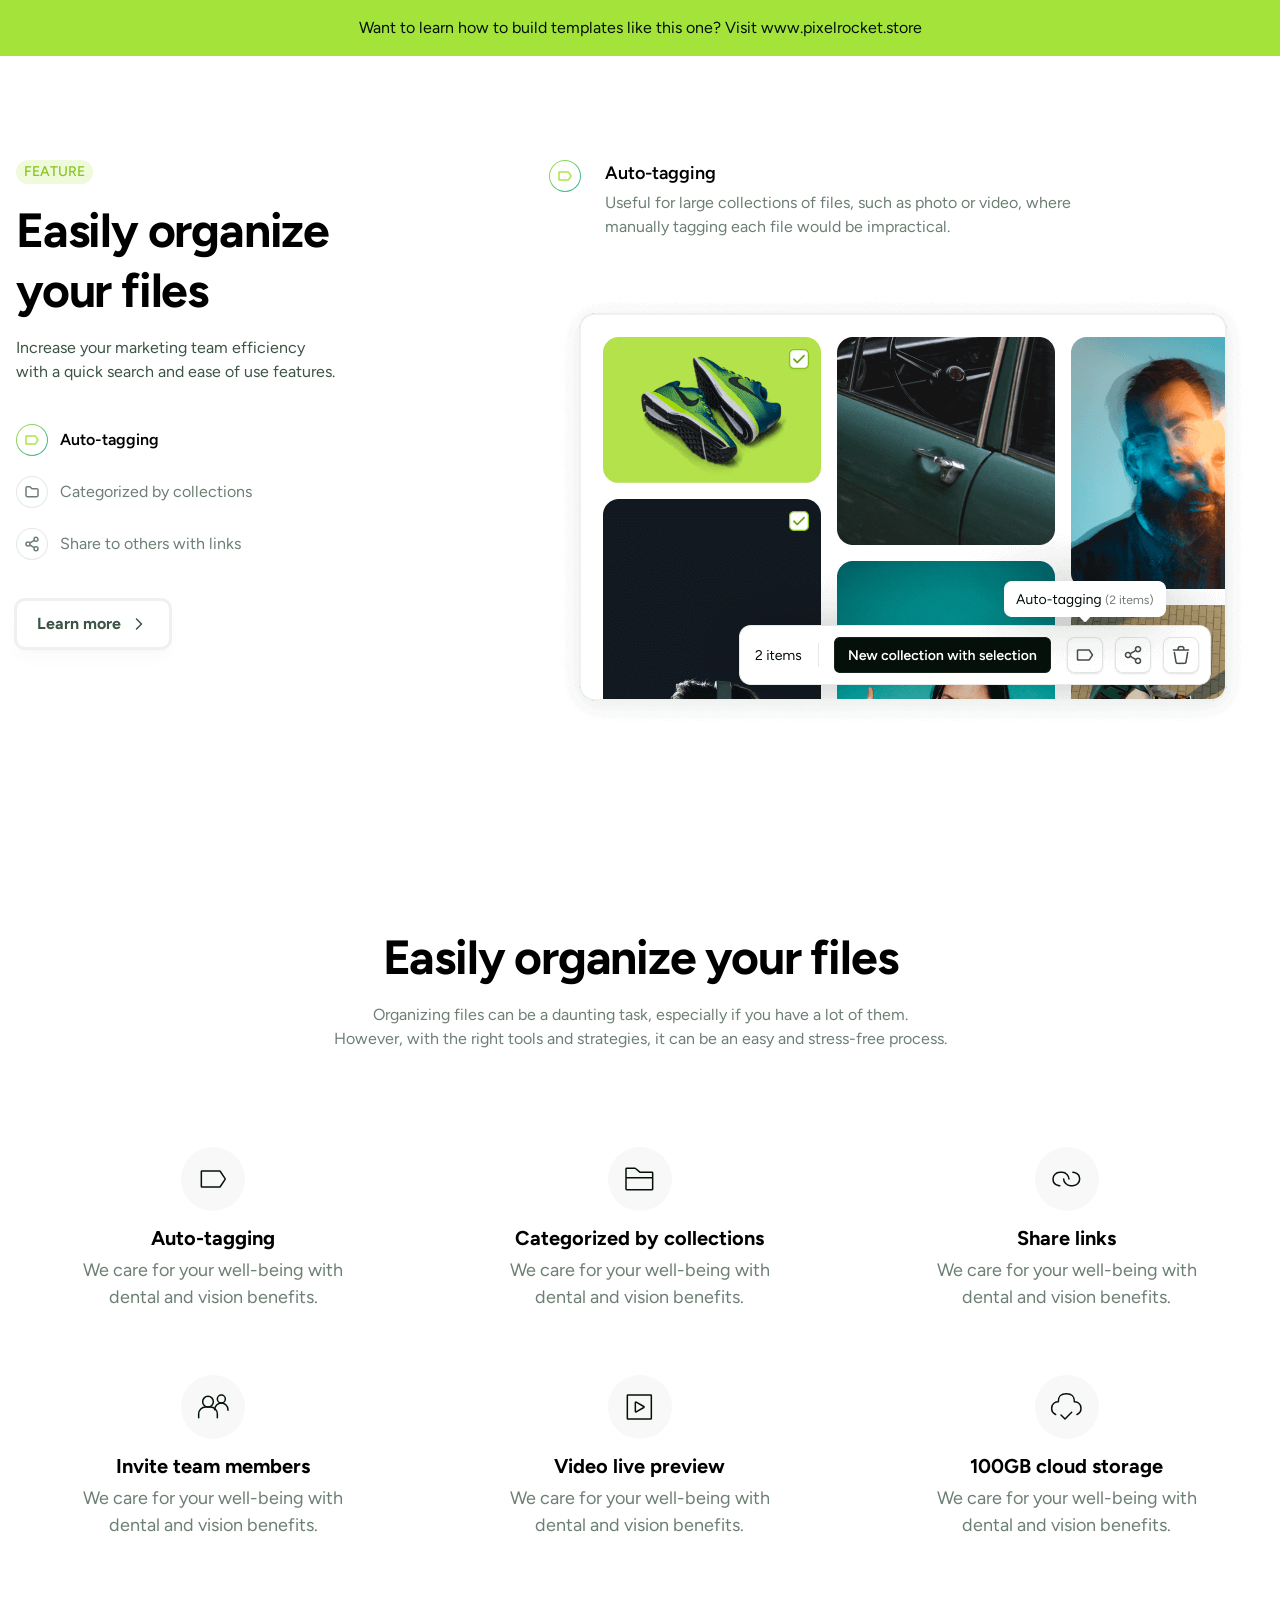
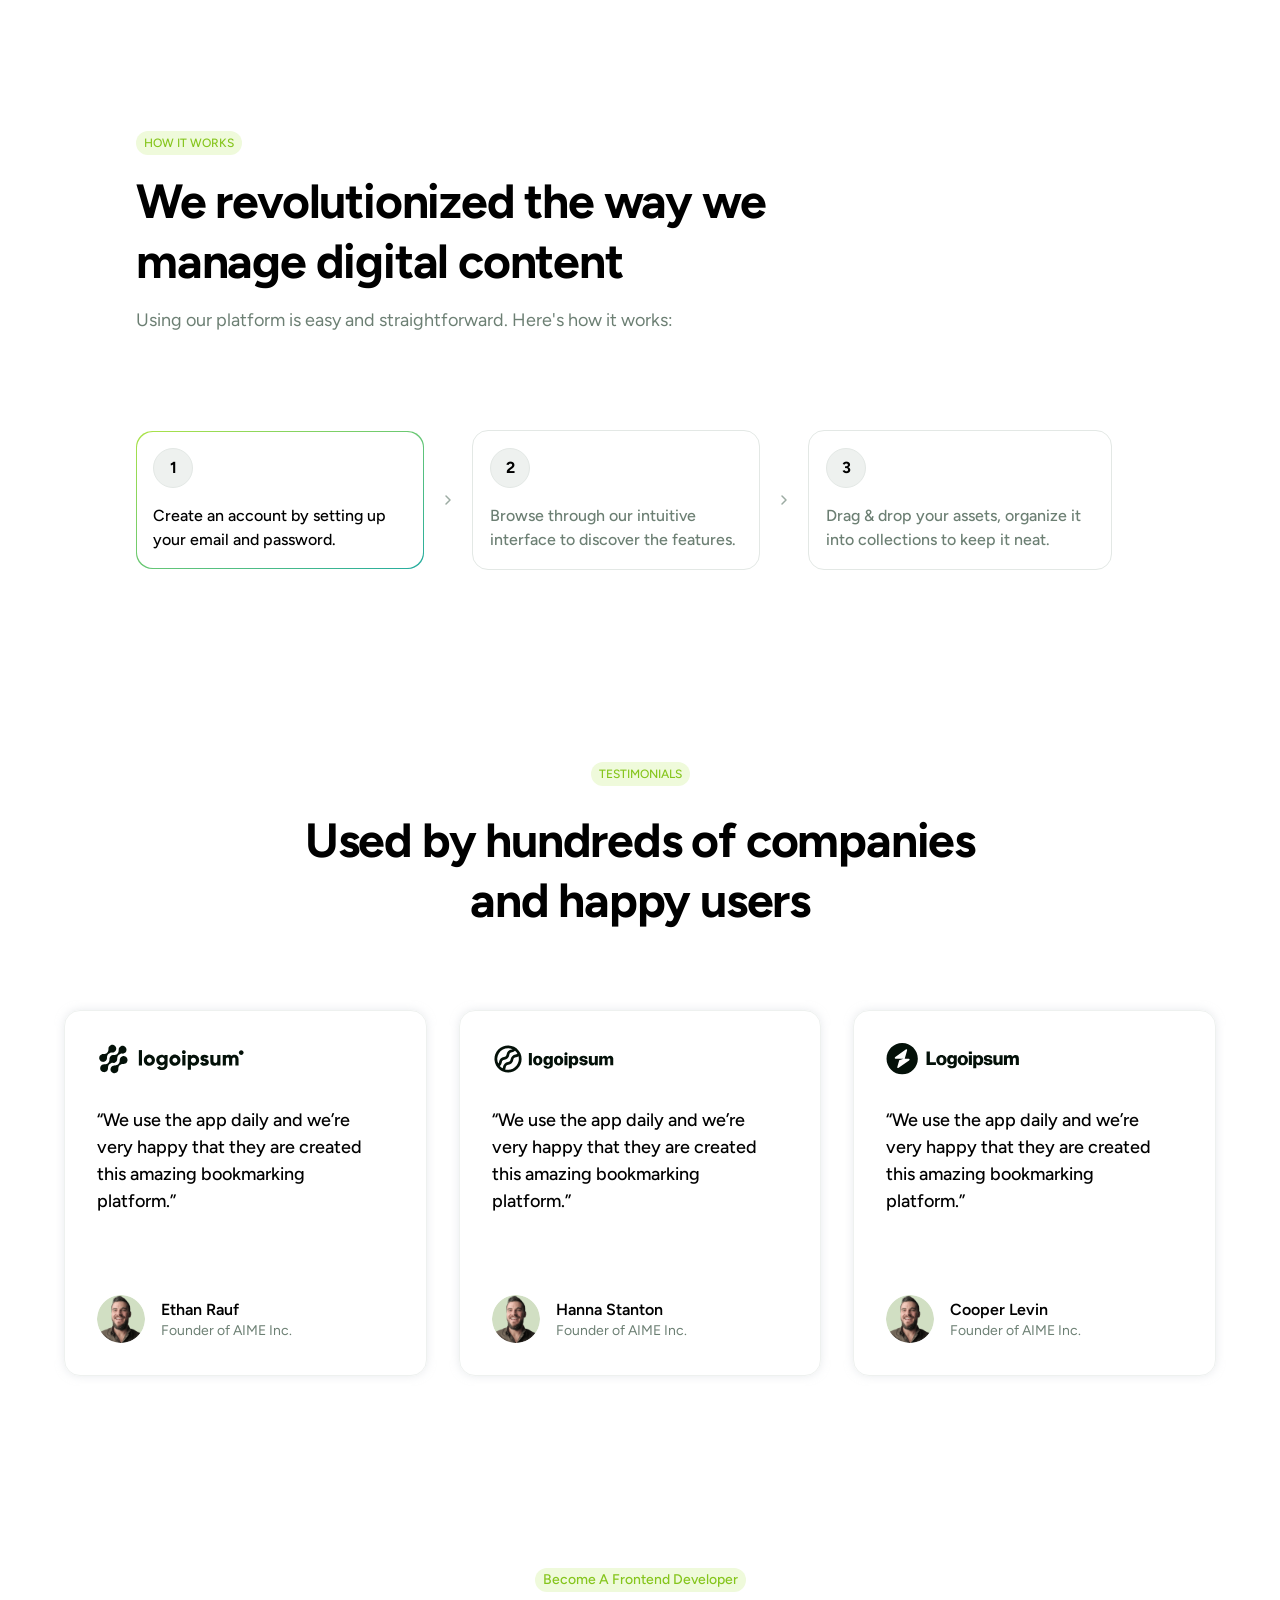
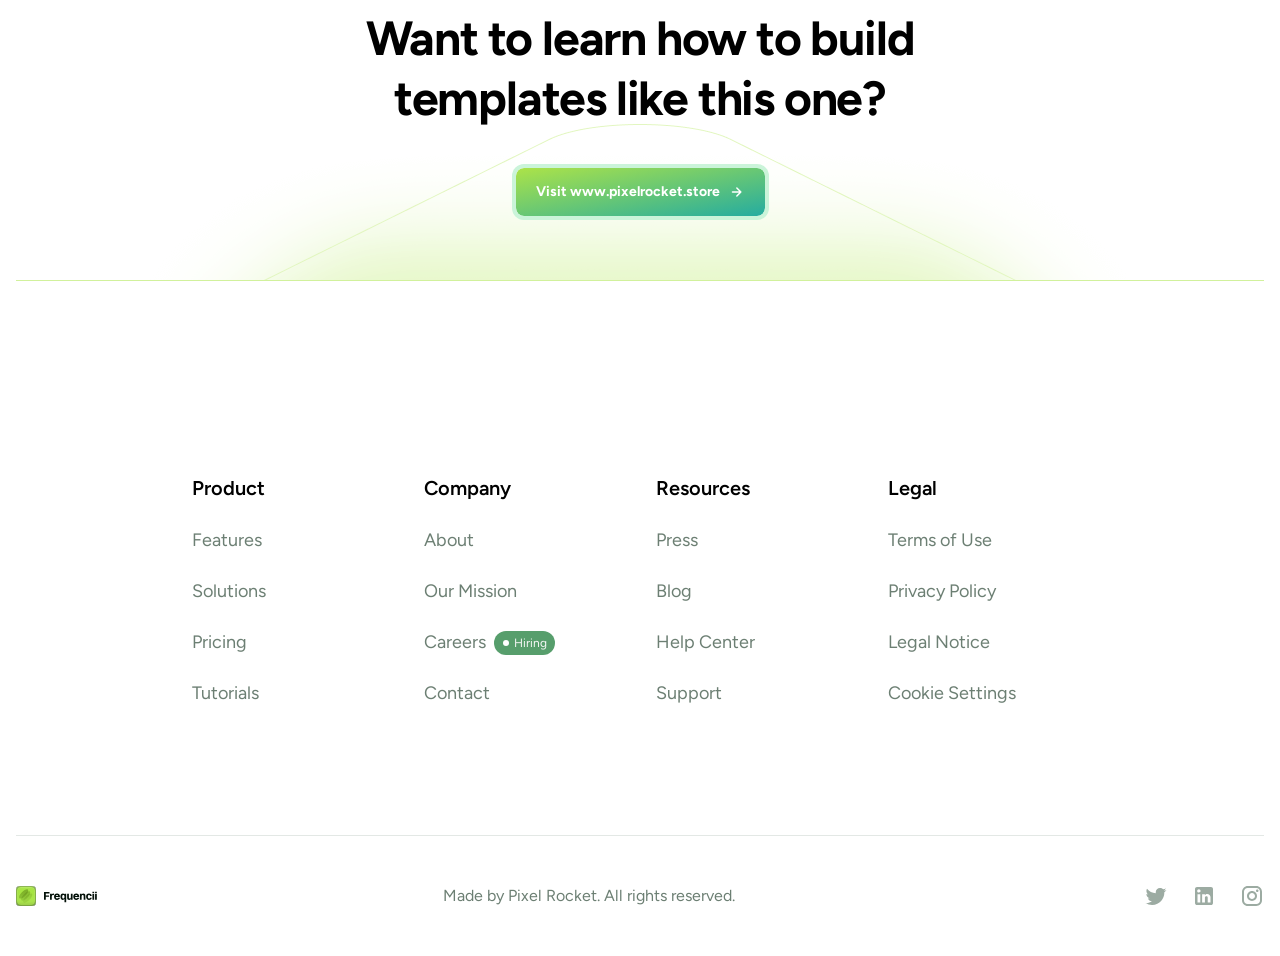
<file: full/front/index.html>
<html lang="en">
  <head>
    <title>Visit www.pixelrocket.store to learn how to become a frontend web developer</title>
    <meta charset="utf-8"/>
    <meta name="viewport" content="width=device-width, initial-scale=1, shrink-to-fit=no"/>
    <link rel="preconnect" href="https://fonts.gstatic.com"/>
    <link href="https://fonts.googleapis.com/css2?family=Figtree:wght@400;500;600;700&amp;display=swap" rel="stylesheet"/>
    <link rel="stylesheet" href="css/tailwind/tailwind.min.css"/>
    <link rel="icon" type="image/png" sizes="32x32" href="favicon.png"/>
    <script src="js/main.js"></script>
  </head>
  <body class="antialiased bg-body text-body font-body">
    <div>
      <div>
        <p class="mb-2 py-4 text-center bg-yellowGreen-600 text-gray-900">Want to learn how to build templates like this one? Visit <a href="https://www.pixelrocket.store">www.pixelrocket.store</a></p>
      </div>
      
      <section class="relative py-12 md:py-24">
        <div class="container px-4 mx-auto">
          <div class="flex flex-wrap -mx-4">
            <div class="w-full md:w-1/2 lg:w-5/12 px-4 mb-20 lg:mb-0">
              <div class="max-w-xs mb-10"><span class="inline-flex items-center h-6 mb-4 px-2 text-sm uppercase font-medium text-yellowGreen-700 bg-yellowGreen-200 rounded-full">Feature</span>
                <h1 class="font-heading tracking-tight text-4xl sm:text-5xl font-bold mb-4">Easily organize your files</h1>
                <p class="text-gray-700 mb-10">Increase your marketing team efficiency with a quick search and ease of use features.</p>
                <ul>
                  <li class="flex mb-5 items-center">
                    <div class="flex items-center justify-center w-8 h-8 mr-3 p-px rounded-full bg-gradient-to-br from-cyanGreen-800 to-cyan-800">
                      <div class="flex items-center justify-center bg-white h-full w-full rounded-full">
                        <svg width="16" height="16" viewbox="0 0 16 16" fill="none" xmlns="http://www.w3.org/2000/svg">
                          <path d="M2 11.6V4.4C2 4.29391 2.04214 4.19217 2.11716 4.11716C2.19217 4.04214 2.29391 4 2.4 4H11.1193C11.2527 4 11.378 4.06667 11.4527 4.178L13.8527 7.778C13.8965 7.84373 13.9199 7.92098 13.9199 8C13.9199 8.07902 13.8965 8.15627 13.8527 8.222L11.4527 11.822C11.4161 11.8768 11.3665 11.9218 11.3083 11.9528C11.2502 11.9839 11.1853 12.0001 11.1193 12H2.4C2.34747 12 2.29546 11.9897 2.24693 11.9696C2.1984 11.9495 2.1543 11.92 2.11716 11.8828C2.08001 11.8457 2.05055 11.8016 2.03045 11.7531C2.01035 11.7045 2 11.6525 2 11.6Z" stroke="url(#paint0_linear_3018_20784)" stroke-width="1.5"></path>
                          <defs>
                            <lineargradient id="paint0_linear_3018_20784" x1="1.81375" y1="1.5" x2="4.80178" y2="12.8327" gradientunits="userSpaceOnUse">
                              <stop stop-color="#ACE348">
                                <stop offset="1" stop-color="#25ACA0"></stop>
                              </stop>
                            </lineargradient>
                          </defs>
                        </svg>
                      </div>
                    </div><span class="font-semibold">Auto-tagging</span>
                  </li>
                  <li class="flex mb-5 items-center">
                    <div class="flex items-center justify-center w-8 h-8 mr-3 p-px rounded-full bg-gradient-to-br from-gray-200 to-gray-200">
                      <div class="flex items-center justify-center bg-white h-full w-full rounded-full">
                        <svg width="16" height="16" viewbox="0 0 16 16" fill="none" xmlns="http://www.w3.org/2000/svg">
                          <g clip-path="url(#clip0_3018_20789)">
                            <path d="M3.33333 2.66667H6L8 4.66667H12.6667C13.0203 4.66667 13.3594 4.80715 13.6095 5.0572C13.8595 5.30724 14 5.64638 14 6.00001V11.3333C14 11.687 13.8595 12.0261 13.6095 12.2761C13.3594 12.5262 13.0203 12.6667 12.6667 12.6667H3.33333C2.97971 12.6667 2.64057 12.5262 2.39052 12.2761C2.14048 12.0261 2 11.687 2 11.3333V4.00001C2 3.64638 2.14048 3.30724 2.39052 3.0572C2.64057 2.80715 2.97971 2.66667 3.33333 2.66667Z" stroke="#6C7F73" stroke-width="1.5" stroke-linecap="round" stroke-linejoin="round"></path>
                          </g>
                          <defs>
                            <clippath id="clip0_3018_20789">
                              <rect width="16" height="16" fill="white"></rect>
                            </clippath>
                          </defs>
                        </svg>
                      </div>
                    </div><span class="text-gray-500">Categorized by collections</span>
                  </li>
                  <li class="flex items-center">
                    <div class="flex items-center justify-center w-8 h-8 mr-3 p-px rounded-full bg-gradient-to-br from-gray-200 to-gray-200">
                      <div class="flex items-center justify-center bg-white h-full w-full rounded-full">
                        <svg width="16" height="16" viewbox="0 0 16 16" fill="none" xmlns="http://www.w3.org/2000/svg">
                          <path d="M12 14.6667C13.1046 14.6667 14 13.7712 14 12.6667C14 11.5621 13.1046 10.6667 12 10.6667C10.8954 10.6667 10 11.5621 10 12.6667C10 13.7712 10.8954 14.6667 12 14.6667Z" stroke="#6C7F73" stroke-width="1.5" stroke-linecap="round" stroke-linejoin="round"></path>
                          <path d="M12 5.33334C13.1046 5.33334 14 4.43791 14 3.33334C14 2.22877 13.1046 1.33334 12 1.33334C10.8954 1.33334 10 2.22877 10 3.33334C10 4.43791 10.8954 5.33334 12 5.33334Z" stroke="#6C7F73" stroke-width="1.5" stroke-linecap="round" stroke-linejoin="round"></path>
                          <path d="M4 10C5.10457 10 6 9.10457 6 8C6 6.89543 5.10457 6 4 6C2.89543 6 2 6.89543 2 8C2 9.10457 2.89543 10 4 10Z" stroke="#6C7F73" stroke-width="1.5" stroke-linecap="round" stroke-linejoin="round"></path>
                          <path d="M10.3337 4.33334L5.66699 7" stroke="#6C7F73" stroke-width="1.5"></path>
                          <path d="M5.66699 9L10.3337 11.6667" stroke="#6C7F73" stroke-width="1.5"></path>
                        </svg>
                      </div>
                    </div><span class="text-gray-500">Share to others with links</span>
                  </li>
                </ul>
              </div><a class="xs:flex-shrink-0 group relative w-full xs:w-auto h-12 flex xs:inline-flex items-center justify-center px-5 font-bold text-gray-700 bg-white border border-gray-200 hover:border-yellowGreen-600 shadow-md hover:shadow-none rounded-lg transition-all duration-300 focus:outline-none" href="#">
                <div class="absolute top-0 left-0 w-full h-full rounded-lg ring ring-gray-100 animate-pulse group-hover:ring-0 transition duration-300"></div><span class="mr-2">Learn more</span>                <span class="transform group-hover:translate-x-1 transition duration-300">
                  <svg width="20" height="20" viewbox="0 0 20 20" fill="none" xmlns="http://www.w3.org/2000/svg">
                    <path d="M7.5 5L12.5 10L7.5 15" stroke="#3B5444" stroke-width="1.5" stroke-linecap="round" stroke-linejoin="round"></path>
                  </svg></span></a>
            </div>
            <div class="w-full md:w-1/2 lg:w-7/12 px-4">
              <div>
                <div class="flex items-start max-w-xl mb-12">
                  <div class="flex-shrink-0 flex items-center justify-center w-8 h-8 mr-6 p-px rounded-full bg-gradient-to-br from-cyanGreen-800 to-cyan-800">
                    <div class="flex items-center justify-center bg-white h-full w-full rounded-full">
                      <svg width="16" height="16" viewbox="0 0 16 16" fill="none" xmlns="http://www.w3.org/2000/svg">
                        <path d="M2 11.6V4.4C2 4.29391 2.04214 4.19217 2.11716 4.11716C2.19217 4.04214 2.29391 4 2.4 4H11.1193C11.2527 4 11.378 4.06667 11.4527 4.178L13.8527 7.778C13.8965 7.84373 13.9199 7.92098 13.9199 8C13.9199 8.07902 13.8965 8.15627 13.8527 8.222L11.4527 11.822C11.4161 11.8768 11.3665 11.9218 11.3083 11.9528C11.2502 11.9839 11.1853 12.0001 11.1193 12H2.4C2.34747 12 2.29546 11.9897 2.24693 11.9696C2.1984 11.9495 2.1543 11.92 2.11716 11.8828C2.08001 11.8457 2.05055 11.8016 2.03045 11.7531C2.01035 11.7045 2 11.6525 2 11.6Z" stroke="url(#paint0_linear_3018_20784)" stroke-width="1.5"></path>
                        <defs>
                          <lineargradient id="paint0_linear_3018_20784" x1="1.81375" y1="1.5" x2="4.80178" y2="12.8327" gradientunits="userSpaceOnUse">
                            <stop stop-color="#ACE348">
                              <stop offset="1" stop-color="#25ACA0"></stop>
                            </stop>
                          </lineargradient>
                        </defs>
                      </svg>
                    </div>
                  </div>
                  <div>
                    <h5 class="text-lg font-semibold mb-1">Auto-tagging</h5>
                    <p class="text-gray-500">Useful for large collections of files, such as photo or video, where manually tagging each file would be impractical.</p>
                  </div>
                </div>
                <div><img class="block" src="frequencii-assets/features/feature-image-right.png" alt=""/></div>
              </div>
            </div>
          </div>
        </div>
      </section>


      <section class="py-12 md:py-24">
        <div class="container px-4 mx-auto">
          <div>
            <div class="max-w-2xl mx-auto mb-24 text-center">
              <h1 class="font-heading tracking-tight text-4xl sm:text-5xl font-bold mb-4">Easily organize your files</h1>
              <p class="text-gray-500">Organizing files can be a daunting task, especially if you have a lot of them.</p>
              <p class="text-gray-500">However, with the right tools and strategies, it can be an easy and stress-free process.</p>
            </div>
            <div class="flex flex-wrap -mx-4 -mb-16">
              <div class="w-full sm:w-1/2 lg:w-1/3 px-4 mb-16">
                <div class="max-w-xs lg:px-4 mx-auto text-center">
                  <div class="flex items-center justify-center w-16 h-16 mx-auto rounded-full bg-gray-50">
                    <svg width="33" height="32" viewbox="0 0 33 32" fill="none" xmlns="http://www.w3.org/2000/svg">
                      <path d="M4.33301 23.4V8.6C4.33301 8.26863 4.60164 8 4.93301 8H22.6786C22.8792 8 23.0665 8.10026 23.1778 8.26718L28.1111 15.6672C28.2455 15.8687 28.2455 16.1313 28.1111 16.3328L23.1778 23.7328C23.0665 23.8997 22.8792 24 22.6786 24H4.93301C4.60164 24 4.33301 23.7314 4.33301 23.4Z" stroke="#041109" stroke-width="1.5"></path>
                    </svg>
                  </div>
                  <div class="mt-3">
                    <h5 class="text-xl font-bold mb-1">Auto-tagging</h5>
                    <p class="text-lg text-gray-500">We care for your well-being with dental and vision benefits.</p>
                  </div>
                </div>
              </div>
              <div class="w-full sm:w-1/2 lg:w-1/3 px-4 mb-16">
                <div class="max-w-xs lg:px-4 mx-auto text-center">
                  <div class="flex items-center justify-center w-16 h-16 mx-auto rounded-full bg-gray-50">
                    <svg width="33" height="32" viewbox="0 0 33 32" fill="none" xmlns="http://www.w3.org/2000/svg">
                      <path d="M3 14.6667V5.93334C3 5.60197 3.26863 5.33334 3.6 5.33334H12.1114C12.2546 5.33334 12.3931 5.38458 12.5019 5.47779L16.8315 9.1889C16.9402 9.28211 17.0787 9.33334 17.222 9.33334H29.0667C29.398 9.33334 29.6667 9.60197 29.6667 9.93334V14.6667M3 14.6667V26.0667C3 26.398 3.26863 26.6667 3.6 26.6667H29.0667C29.398 26.6667 29.6667 26.398 29.6667 26.0667V14.6667M3 14.6667H29.6667" stroke="#041109" stroke-width="1.5" stroke-linecap="round" stroke-linejoin="round"></path>
                    </svg>
                  </div>
                  <div class="mt-3">
                    <h5 class="text-xl font-bold mb-1">Categorized by collections</h5>
                    <p class="text-lg text-gray-500">We care for your well-being with dental and vision benefits.</p>
                  </div>
                </div>
              </div>
              <div class="w-full sm:w-1/2 lg:w-1/3 px-4 mb-16">
                <div class="max-w-xs lg:px-4 mx-auto text-center">
                  <div class="flex items-center justify-center w-16 h-16 mx-auto rounded-full bg-gray-50">
                    <svg width="33" height="32" viewbox="0 0 33 32" fill="none" xmlns="http://www.w3.org/2000/svg">
                      <path d="M19 15.9968C19 12.6745 15.9107 9.33334 12.1429 9.33334C11.6965 9.33334 10.2254 9.33335 9.85714 9.33335C6.07005 9.33335 3 12.3167 3 15.9968C3 19.1681 5.27964 21.8219 8.33333 22.4952C8.82341 22.6033 9.33342 22.6603 9.85714 22.6603" stroke="#041109" stroke-width="1.5" stroke-linecap="round" stroke-linejoin="round"></path>
                      <path d="M13.666 15.9968C13.666 19.3191 16.7553 22.6603 20.5232 22.6603C20.9695 22.6603 22.4406 22.6603 22.8089 22.6603C26.596 22.6603 29.666 19.677 29.666 15.9968C29.666 12.8256 27.3864 10.1718 24.3327 9.49843C23.8426 9.39037 23.3326 9.33331 22.8089 9.33331" stroke="#041109" stroke-width="1.5" stroke-linecap="round" stroke-linejoin="round"></path>
                    </svg>
                  </div>
                  <div class="mt-3">
                    <h5 class="text-xl font-bold mb-1">Share links</h5>
                    <p class="text-lg text-gray-500">We care for your well-being with dental and vision benefits.</p>
                  </div>
                </div>
              </div>
              <div class="w-full sm:w-1/2 lg:w-1/3 px-4 mb-16">
                <div class="max-w-xs lg:px-4 mx-auto text-center">
                  <div class="flex items-center justify-center w-16 h-16 mx-auto rounded-full bg-gray-50">
                    <svg width="33" height="32" viewbox="0 0 33 32" fill="none" xmlns="http://www.w3.org/2000/svg">
                      <g clip-path="url(#clip0_3018_21098)">
                        <path d="M1.66602 26.6667V23C1.66602 19.134 4.80002 16 8.66601 16H13.3327C17.1987 16 20.3327 19.134 20.3327 23V26.6667" stroke="#041109" stroke-width="1.5" stroke-linecap="round"></path>
                        <path d="M17.666 18.6667V18.6667C17.666 14.9848 20.6508 12 24.3327 12V12C28.0146 12 30.9993 14.9848 30.9993 18.6667V19.3333" stroke="#041109" stroke-width="1.5" stroke-linecap="round"></path>
                        <path d="M10.9993 16C13.9449 16 16.3327 13.6122 16.3327 10.6667C16.3327 7.72115 13.9449 5.33334 10.9993 5.33334C8.05383 5.33334 5.66602 7.72115 5.66602 10.6667C5.66602 13.6122 8.05383 16 10.9993 16Z" stroke="#041109" stroke-width="1.5" stroke-linecap="round" stroke-linejoin="round"></path>
                        <path d="M24.333 12C26.5421 12 28.333 10.2091 28.333 8C28.333 5.79086 26.5421 4 24.333 4C22.1239 4 20.333 5.79086 20.333 8C20.333 10.2091 22.1239 12 24.333 12Z" stroke="#041109" stroke-width="1.5" stroke-linecap="round" stroke-linejoin="round"></path>
                      </g>
                    </svg>
                  </div>
                  <div class="mt-3">
                    <h5 class="text-xl font-bold mb-1">Invite team members</h5>
                    <p class="text-lg text-gray-500">We care for your well-being with dental and vision benefits.</p>
                  </div>
                </div>
              </div>
              <div class="w-full sm:w-1/2 lg:w-1/3 px-4 mb-16">
                <div class="max-w-xs lg:px-4 mx-auto text-center">
                  <div class="flex items-center justify-center w-16 h-16 mx-auto rounded-full bg-gray-50">
                    <svg width="33" height="32" viewbox="0 0 33 32" fill="none" xmlns="http://www.w3.org/2000/svg">
                      <path d="M28.333 4.6V27.4C28.333 27.7314 28.0644 28 27.733 28H4.93301C4.60164 28 4.33301 27.7314 4.33301 27.4V4.6C4.33301 4.26863 4.60164 4 4.93301 4H27.733C28.0644 4 28.333 4.26863 28.333 4.6Z" stroke="#041109" stroke-width="1.5" stroke-linecap="round" stroke-linejoin="round"></path>
                      <path d="M13.2307 11.1796C12.8307 10.9511 12.333 11.2399 12.333 11.7006V20.2994C12.333 20.7601 12.8307 21.0489 13.2307 20.8204L20.7547 16.5209C21.1578 16.2906 21.1578 15.7094 20.7547 15.4791L13.2307 11.1796Z" stroke="#041109" stroke-width="1.5" stroke-linecap="round" stroke-linejoin="round"></path>
                    </svg>
                  </div>
                  <div class="mt-3">
                    <h5 class="text-xl font-bold mb-1">Video live preview</h5>
                    <p class="text-lg text-gray-500">We care for your well-being with dental and vision benefits.</p>
                  </div>
                </div>
              </div>
              <div class="w-full sm:w-1/2 lg:w-1/3 px-4 mb-16">
                <div class="max-w-xs lg:px-4 mx-auto text-center">
                  <div class="flex items-center justify-center w-16 h-16 mx-auto rounded-full bg-gray-50">
                    <svg width="33" height="32" viewbox="0 0 33 32" fill="none" xmlns="http://www.w3.org/2000/svg">
                      <g clip-path="url(#clip0_3018_21112)">
                        <path d="M11 24L15 28L21.6667 21.3333" stroke="#041109" stroke-width="1.5" stroke-linecap="round" stroke-linejoin="round"></path>
                        <path d="M26.9993 23.4763C28.991 22.6962 30.9993 20.9185 30.9993 17.3333C30.9993 12 26.5549 10.6667 24.3327 10.6667C24.3327 8 24.3327 2.66666 16.3327 2.66666C8.33268 2.66666 8.33268 8 8.33268 10.6667C6.11046 10.6667 1.66602 12 1.66602 17.3333C1.66602 20.9185 3.67438 22.6962 5.66602 23.4763" stroke="#041109" stroke-width="1.5" stroke-linecap="round" stroke-linejoin="round"></path>
                      </g>
                    </svg>
                  </div>
                  <div class="mt-3">
                    <h5 class="text-xl font-bold mb-1">100GB cloud storage</h5>
                    <p class="text-lg text-gray-500">We care for your well-being with dental and vision benefits.</p>
                  </div>
                </div>
              </div>
            </div>
          </div>
        </div>
      </section>
      <section class="py-12 md:py-24">
        <div class="container px-4 mx-auto">
          <div class="max-w-6xl mx-auto">
            <div class="max-w-4xl mb-24"><span class="inline-flex items-center h-6 mb-4 px-2 text-xs uppercase font-medium text-yellowGreen-700 bg-yellowGreen-200 rounded-full">HOW IT WORKS</span>
              <h1 class="font-heading tracking-tight text-4xl sm:text-5xl font-bold mb-4">We revolutionized the way we manage digital content</h1>
              <p class="text-lg text-gray-500">Using our platform is easy and straightforward. Here's how it works:</p>
            </div>
            <div class="flex flex-wrap items-center">
              <div class="w-full md:w-1/3 md:pr-4 mb-4 md:mb-0">
                <div class="md:flex items-center">
                  <div class="w-full max-w-xs mx-auto md:max-w-none md:mr-4 p-px rounded-xl bg-gradient-to-br from-cyanGreen-800 to-cyan-800">
                    <div class="p-4 rounded-xl bg-white">
                      <div class="flex-shrink-0 inline-flex w-10 h-10 mb-4 items-center justify-center font-bold bg-gray-100 border border-gray-200 rounded-full transition duration-200">1</div>
                      <p class="max-w-xs font-medium">Create an account by setting up your email and password.</p>
                    </div>
                  </div><span class="hidden md:inline-block">
                    <svg width="16" height="16" viewbox="0 0 16 16" fill="none" xmlns="http://www.w3.org/2000/svg">
                      <path d="M6 4L10 8L6 12" stroke="#9CABA2" stroke-width="1.5" stroke-linecap="round" stroke-linejoin="round"></path>
                    </svg></span>
                  <div class="flex items justify-center transform rotate-90 mt-4 md:hidden">
                    <svg width="16" height="16" viewbox="0 0 16 16" fill="none" xmlns="http://www.w3.org/2000/svg">
                      <path d="M6 4L10 8L6 12" stroke="#9CABA2" stroke-width="1.5" stroke-linecap="round" stroke-linejoin="round"></path>
                    </svg>
                  </div>
                </div>
              </div>
              <div class="w-full md:w-1/3 md:pr-4 mb-4 md:mb-0">
                <div class="md:flex items-center">
                  <div class="w-full max-w-xs mx-auto md:max-w-none md:mr-4 p-px rounded-xl border border-gray-200">
                    <div class="p-4 rounded-xl bg-white">
                      <div class="flex-shrink-0 inline-flex w-10 h-10 mb-4 items-center justify-center font-bold bg-gray-100 border border-gray-200 rounded-full transition duration-200">2</div>
                      <p class="max-w-xs font-medium text-gray-500">Browse through our intuitive interface to discover the features.</p>
                    </div>
                  </div><span class="hidden md:inline-block">
                    <svg width="16" height="16" viewbox="0 0 16 16" fill="none" xmlns="http://www.w3.org/2000/svg">
                      <path d="M6 4L10 8L6 12" stroke="#9CABA2" stroke-width="1.5" stroke-linecap="round" stroke-linejoin="round"></path>
                    </svg></span>
                  <div class="flex items justify-center transform rotate-90 mt-4 md:hidden">
                    <svg width="16" height="16" viewbox="0 0 16 16" fill="none" xmlns="http://www.w3.org/2000/svg">
                      <path d="M6 4L10 8L6 12" stroke="#9CABA2" stroke-width="1.5" stroke-linecap="round" stroke-linejoin="round"></path>
                    </svg>
                  </div>
                </div>
              </div>
              <div class="w-full md:w-1/3 xl:pr-8">
                <div class="w-full max-w-xs mx-auto md:max-w-none p-px rounded-xl border border-gray-200">
                  <div class="p-4 rounded-xl bg-white">
                    <div class="flex-shrink-0 inline-flex w-10 h-10 mb-4 items-center justify-center font-bold bg-gray-100 border border-gray-200 rounded-full transition duration-200">3</div>
                    <p class="max-w-xs font-medium text-gray-500">Drag & drop your assets, organize it into collections to keep it neat.</p>
                  </div>
                </div>
              </div>
            </div>
          </div>
        </div>
      </section>
      <section class="py-12 md:py-24">
        <div class="container px-4 mx-auto">
          <div class="max-w-7xl mx-auto">
            <div class="max-w-2xl mx-auto mb-20 text-center"><span class="inline-flex items-center h-6 mb-6 px-2 text-xs uppercase font-medium text-yellowGreen-700 bg-yellowGreen-200 rounded-full">TESTIMONIALS</span>
              <h1 class="font-heading tracking-tight text-4xl sm:text-5xl font-bold">Used by hundreds of companies and happy users</h1>
            </div>
            <div class="flex flex-wrap -mx-4">
              <div class="w-full lg:w-1/3 px-4 mb-10 lg:mb-0">
                <div class="flex flex-col max-w-sm mx-auto lg:max-w-none items-start h-full p-8 border border-gray-100 rounded-xl shadow-4xl"><img class="block h-8 mb-8" src="frequencii-assets/logo-clouds/logo-ipsum-6.svg" alt=""/>
                  <div class="pr-4">
                    <p class="text-lg font-medium mb-20">“We use the app daily and we’re very happy that they are created this amazing bookmarking platform.”</p>
                    <div class="flex items-center mt-auto"><img class="block h-12 w-12 rounded-full" src="frequencii-assets/blog/avatar-medium.png" alt=""/>
                      <div class="pl-4"><span class="block font-semibold">Ethan Rauf</span>                        <span class="text-sm text-gray-500">Founder of AIME Inc.</span></div>
                    </div>
                  </div>
                </div>
              </div>
              <div class="w-full lg:w-1/3 px-4 mb-10 lg:mb-0">
                <div class="flex flex-col max-w-sm mx-auto lg:max-w-none items-start h-full p-8 border border-gray-100 rounded-xl shadow-4xl"><img class="block h-8 mb-8" src="frequencii-assets/logo-clouds/logo-ipsum-1.svg" alt=""/>
                  <div class="pr-4">
                    <p class="text-lg font-medium mb-20">“We use the app daily and we’re very happy that they are created this amazing bookmarking platform.”</p>
                    <div class="flex items-center mt-auto"><img class="block h-12 w-12 rounded-full" src="frequencii-assets/blog/avatar-medium.png" alt=""/>
                      <div class="pl-4"><span class="block font-semibold">Hanna Stanton</span>                        <span class="text-sm text-gray-500">Founder of AIME Inc.</span></div>
                    </div>
                  </div>
                </div>
              </div>
              <div class="w-full lg:w-1/3 px-4">
                <div class="flex flex-col max-w-sm mx-auto lg:max-w-none items-start h-full p-8 border border-gray-100 rounded-xl shadow-4xl"><img class="block h-8 mb-8" src="frequencii-assets/logo-clouds/logo-ipsum-2.svg" alt=""/>
                  <div class="pr-4">
                    <p class="text-lg font-medium mb-20">“We use the app daily and we’re very happy that they are created this amazing bookmarking platform.”</p>
                    <div class="flex items-center mt-auto"><img class="block h-12 w-12 rounded-full" src="frequencii-assets/blog/avatar-medium.png" alt=""/>
                      <div class="pl-4"><span class="block font-semibold">Cooper Levin</span>                        <span class="text-sm text-gray-500">Founder of AIME Inc.</span></div>
                    </div>
                  </div>
                </div>
              </div>
            </div>
          </div>
        </div>
      </section>
      <section class="py-12 md:py-24">
        <div class="container px-4 mx-auto">
          <div class="relative pb-16 border-b border-yellowGreen-400 overflow-hidden"><img class="absolute bottom-0 left-1/2 md:-mb-2 lg:-mb-20 transform -translate-x-1/2" src="frequencii-assets/cta/line-green-bottom.png" alt=""/><img class="absolute bottom-0 left-1/2 -mb-5 sm:-mb-10 md:-mb-16 lg:-mb-28 transform -translate-x-1/2" src="frequencii-assets/cta/light-green-bottom.png" alt=""/>
            <div class="relative max-w-sm md:max-w-xl mx-auto text-center"><span class="inline-flex items-center h-6 mb-4 px-2 text-sm font-medium text-yellowGreen-700 bg-yellowGreen-200 rounded-full">Become A Frontend Developer</span>
              <h1 class="font-heading tracking-tight text-4xl sm:text-5xl font-bold mb-10">Want to learn how to build templates like this one?</h1><a class="group relative flex xs:inline-flex items-center justify-center px-5 h-12 font-bold text-sm text-white bg-gradient-to-br from-cyanGreen-800 to-cyan-800 rounded-lg transition-all duration-300" href="https://www.pixelrocket.store">
                <div class="absolute top-0 left-0 w-full h-full rounded-lg ring-4 ring-green-300 animate-pulse group-hover:ring-0 transition duration-300"></div><span class="mr-2">Visit www.pixelrocket.store</span>                <span class="transform group-hover:translate-x-1 transition duration-200">
                  <svg width="17" height="16" viewbox="0 0 17 16" fill="none" xmlns="http://www.w3.org/2000/svg">
                    <path d="M4.5 8H12.8333M12.8333 8L8.83334 4M12.8333 8L8.83334 12" stroke="white" stroke-width="1.5" stroke-linecap="round" stroke-linejoin="round"></path>
                  </svg></span></a>
            </div>
          </div>
        </div>
      </section>

      
      <div>
        <div>
          <section class="py-12 md:pt-24">
            <div class="container px-4 mx-auto">
              <div class="max-w-5xl mx-auto">
                <div class="flex flex-wrap -mx-4 -mb-8">
                  <div class="w-full xs:w-1/2 md:w-1/4 px-4 mb-8">
                    <h5 class="text-xl font-semibold mb-6">Product</h5>
                    <ul>
                      <li class="mb-6"><a class="inline-block text-lg text-gray-500 hover:text-gray-900" href="#">Features</a></li>
                      <li class="mb-6"><a class="inline-block text-lg text-gray-500 hover:text-gray-900" href="#">Solutions</a></li>
                      <li class="mb-6"><a class="inline-block text-lg text-gray-500 hover:text-gray-900" href="#">Pricing</a></li>
                      <li><a class="inline-block text-lg text-gray-500 hover:text-gray-900" href="#">Tutorials</a></li>
                    </ul>
                  </div>
                  <div class="w-full xs:w-1/2 md:w-1/4 px-4 mb-8">
                    <h5 class="text-xl font-semibold mb-6">Company</h5>
                    <ul>
                      <li class="mb-6"><a class="inline-block text-lg text-gray-500 hover:text-gray-900" href="#">About</a></li>
                      <li class="mb-6"><a class="inline-block text-lg text-gray-500 hover:text-gray-900" href="#">Our Mission</a></li>
                      <li class="flex items-center mb-6"><a class="inline-block mr-2 text-lg text-gray-500 hover:text-gray-900" href="#"><span>Careers</span></a>                        <span class="inline-flex h-6 px-2 items-center text-white bg-teal-600 rounded-full">
                          <svg width="8" height="8" viewbox="0 0 8 8" fill="none" xmlns="http://www.w3.org/2000/svg">
                            <circle cx="4" cy="4" r="3" fill="white"></circle>
                          </svg><span class="ml-1 text-xs text-gray-50">Hiring</span></span></li>
                      <li><a class="inline-block text-lg text-gray-500 hover:text-gray-900" href="#">Contact</a></li>
                    </ul>
                  </div>
                  <div class="w-full xs:w-1/2 md:w-1/4 px-4 mb-8">
                    <h5 class="text-xl font-semibold mb-6">Resources</h5>
                    <ul>
                      <li class="mb-6"><a class="inline-block text-lg text-gray-500 hover:text-gray-900" href="#">Press</a></li>
                      <li class="mb-6"><a class="inline-block text-lg text-gray-500 hover:text-gray-900" href="#">Blog</a></li>
                      <li class="mb-6"><a class="inline-block text-lg text-gray-500 hover:text-gray-900" href="#">Help Center</a></li>
                      <li><a class="inline-block text-lg text-gray-500 hover:text-gray-900" href="#">Support</a></li>
                    </ul>
                  </div>
                  <div class="w-full xs:w-1/2 md:w-1/4 px-4 mb-8">
                    <h5 class="text-xl font-semibold mb-6">Legal</h5>
                    <ul>
                      <li class="mb-6"><a class="inline-block text-lg text-gray-500 hover:text-gray-900" href="#">Terms of Use</a></li>
                      <li class="mb-6"><a class="inline-block text-lg text-gray-500 hover:text-gray-900" href="#">Privacy Policy</a></li>
                      <li class="mb-6"><a class="inline-block text-lg text-gray-500 hover:text-gray-900" href="#">Legal Notice</a></li>
                      <li><a class="inline-block text-lg text-gray-500 hover:text-gray-900" href="#">Cookie Settings</a></li>
                    </ul>
                  </div>
                </div>
              </div>
              <div class="mt-32 pt-12 border-t border-gray-200">
                <div class="flex flex-wrap items-center -mx-4">
                  <div class="w-full lg:w-1/3 px-4"><img src="images/brand.svg" alt=""/></div>
                  <div class="w-full lg:w-1/3 px-4">
                    <p class="text-gray-500">Made by <a href="https//www.pixelrocket.store">Pixel Rocket</a>. All rights reserved.</p>
                  </div>
                  <div class="w-full lg:w-1/3 px-4">
                    <div class="flex items-center justify-end"><a class="inline-flex mr-6 text-gray-400 hover:text-yellowGreen-700 items-center justify-center transition duration-200" href="#">
                        <svg width="24" height="24" viewbox="0 0 24 24" fill="none" xmlns="http://www.w3.org/2000/svg">
                          <path d="M22.46 6C21.69 6.35 20.86 6.58 20 6.69C20.88 6.16 21.56 5.32 21.88 4.31C21.05 4.81 20.13 5.16 19.16 5.36C18.37 4.5 17.26 4 16 4C13.65 4 11.73 5.92 11.73 8.29C11.73 8.63 11.77 8.96 11.84 9.27C8.28004 9.09 5.11004 7.38 3.00004 4.79C2.63004 5.42 2.42004 6.16 2.42004 6.94C2.42004 8.43 3.17004 9.75 4.33004 10.5C3.62004 10.5 2.96004 10.3 2.38004 10V10.03C2.38004 12.11 3.86004 13.85 5.82004 14.24C5.19077 14.4122 4.53013 14.4362 3.89004 14.31C4.16165 15.1625 4.69358 15.9084 5.41106 16.4429C6.12854 16.9775 6.99549 17.2737 7.89004 17.29C6.37367 18.4904 4.49404 19.1393 2.56004 19.13C2.22004 19.13 1.88004 19.11 1.54004 19.07C3.44004 20.29 5.70004 21 8.12004 21C16 21 20.33 14.46 20.33 8.79C20.33 8.6 20.33 8.42 20.32 8.23C21.16 7.63 21.88 6.87 22.46 6Z" fill="currentColor"></path>
                        </svg></a>                      <a class="inline-flex mr-6 text-gray-400 hover:text-yellowGreen-700 items-center justify-center transition duration-200" href="#">
                        <svg width="24" height="24" viewbox="0 0 24 24" fill="none" xmlns="http://www.w3.org/2000/svg">
                          <path d="M19 3C19.5304 3 20.0391 3.21071 20.4142 3.58579C20.7893 3.96086 21 4.46957 21 5V19C21 19.5304 20.7893 20.0391 20.4142 20.4142C20.0391 20.7893 19.5304 21 19 21H5C4.46957 21 3.96086 20.7893 3.58579 20.4142C3.21071 20.0391 3 19.5304 3 19V5C3 4.46957 3.21071 3.96086 3.58579 3.58579C3.96086 3.21071 4.46957 3 5 3H19ZM18.5 18.5V13.2C18.5 12.3354 18.1565 11.5062 17.5452 10.8948C16.9338 10.2835 16.1046 9.94 15.24 9.94C14.39 9.94 13.4 10.46 12.92 11.24V10.13H10.13V18.5H12.92V13.57C12.92 12.8 13.54 12.17 14.31 12.17C14.6813 12.17 15.0374 12.3175 15.2999 12.5801C15.5625 12.8426 15.71 13.1987 15.71 13.57V18.5H18.5ZM6.88 8.56C7.32556 8.56 7.75288 8.383 8.06794 8.06794C8.383 7.75288 8.56 7.32556 8.56 6.88C8.56 5.95 7.81 5.19 6.88 5.19C6.43178 5.19 6.00193 5.36805 5.68499 5.68499C5.36805 6.00193 5.19 6.43178 5.19 6.88C5.19 7.81 5.95 8.56 6.88 8.56ZM8.27 18.5V10.13H5.5V18.5H8.27Z" fill="currentColor"></path>
                        </svg></a>                      <a class="inline-flex text-gray-400 hover:text-yellowGreen-700 items-center justify-center transition duration-200" href="#">
                        <svg width="24" height="24" viewbox="0 0 24 24" fill="none" xmlns="http://www.w3.org/2000/svg">
                          <path d="M7.8 2H16.2C19.4 2 22 4.6 22 7.8V16.2C22 17.7383 21.3889 19.2135 20.3012 20.3012C19.2135 21.3889 17.7383 22 16.2 22H7.8C4.6 22 2 19.4 2 16.2V7.8C2 6.26174 2.61107 4.78649 3.69878 3.69878C4.78649 2.61107 6.26174 2 7.8 2ZM7.6 4C6.64522 4 5.72955 4.37928 5.05442 5.05442C4.37928 5.72955 4 6.64522 4 7.6V16.4C4 18.39 5.61 20 7.6 20H16.4C17.3548 20 18.2705 19.6207 18.9456 18.9456C19.6207 18.2705 20 17.3548 20 16.4V7.6C20 5.61 18.39 4 16.4 4H7.6ZM17.25 5.5C17.5815 5.5 17.8995 5.6317 18.1339 5.86612C18.3683 6.10054 18.5 6.41848 18.5 6.75C18.5 7.08152 18.3683 7.39946 18.1339 7.63388C17.8995 7.8683 17.5815 8 17.25 8C16.9185 8 16.6005 7.8683 16.3661 7.63388C16.1317 7.39946 16 7.08152 16 6.75C16 6.41848 16.1317 6.10054 16.3661 5.86612C16.6005 5.6317 16.9185 5.5 17.25 5.5ZM12 7C13.3261 7 14.5979 7.52678 15.5355 8.46447C16.4732 9.40215 17 10.6739 17 12C17 13.3261 16.4732 14.5979 15.5355 15.5355C14.5979 16.4732 13.3261 17 12 17C10.6739 17 9.40215 16.4732 8.46447 15.5355C7.52678 14.5979 7 13.3261 7 12C7 10.6739 7.52678 9.40215 8.46447 8.46447C9.40215 7.52678 10.6739 7 12 7ZM12 9C11.2044 9 10.4413 9.31607 9.87868 9.87868C9.31607 10.4413 9 11.2044 9 12C9 12.7956 9.31607 13.5587 9.87868 14.1213C10.4413 14.6839 11.2044 15 12 15C12.7956 15 13.5587 14.6839 14.1213 14.1213C14.6839 13.5587 15 12.7956 15 12C15 11.2044 14.6839 10.4413 14.1213 9.87868C13.5587 9.31607 12.7956 9 12 9Z" fill="currentColor"></path>
                        </svg></a></div>
                  </div>
                </div>
              </div>
            </div>
          </section>
        </div>
      </div>
    </div>
  </body>
</html>
</file>
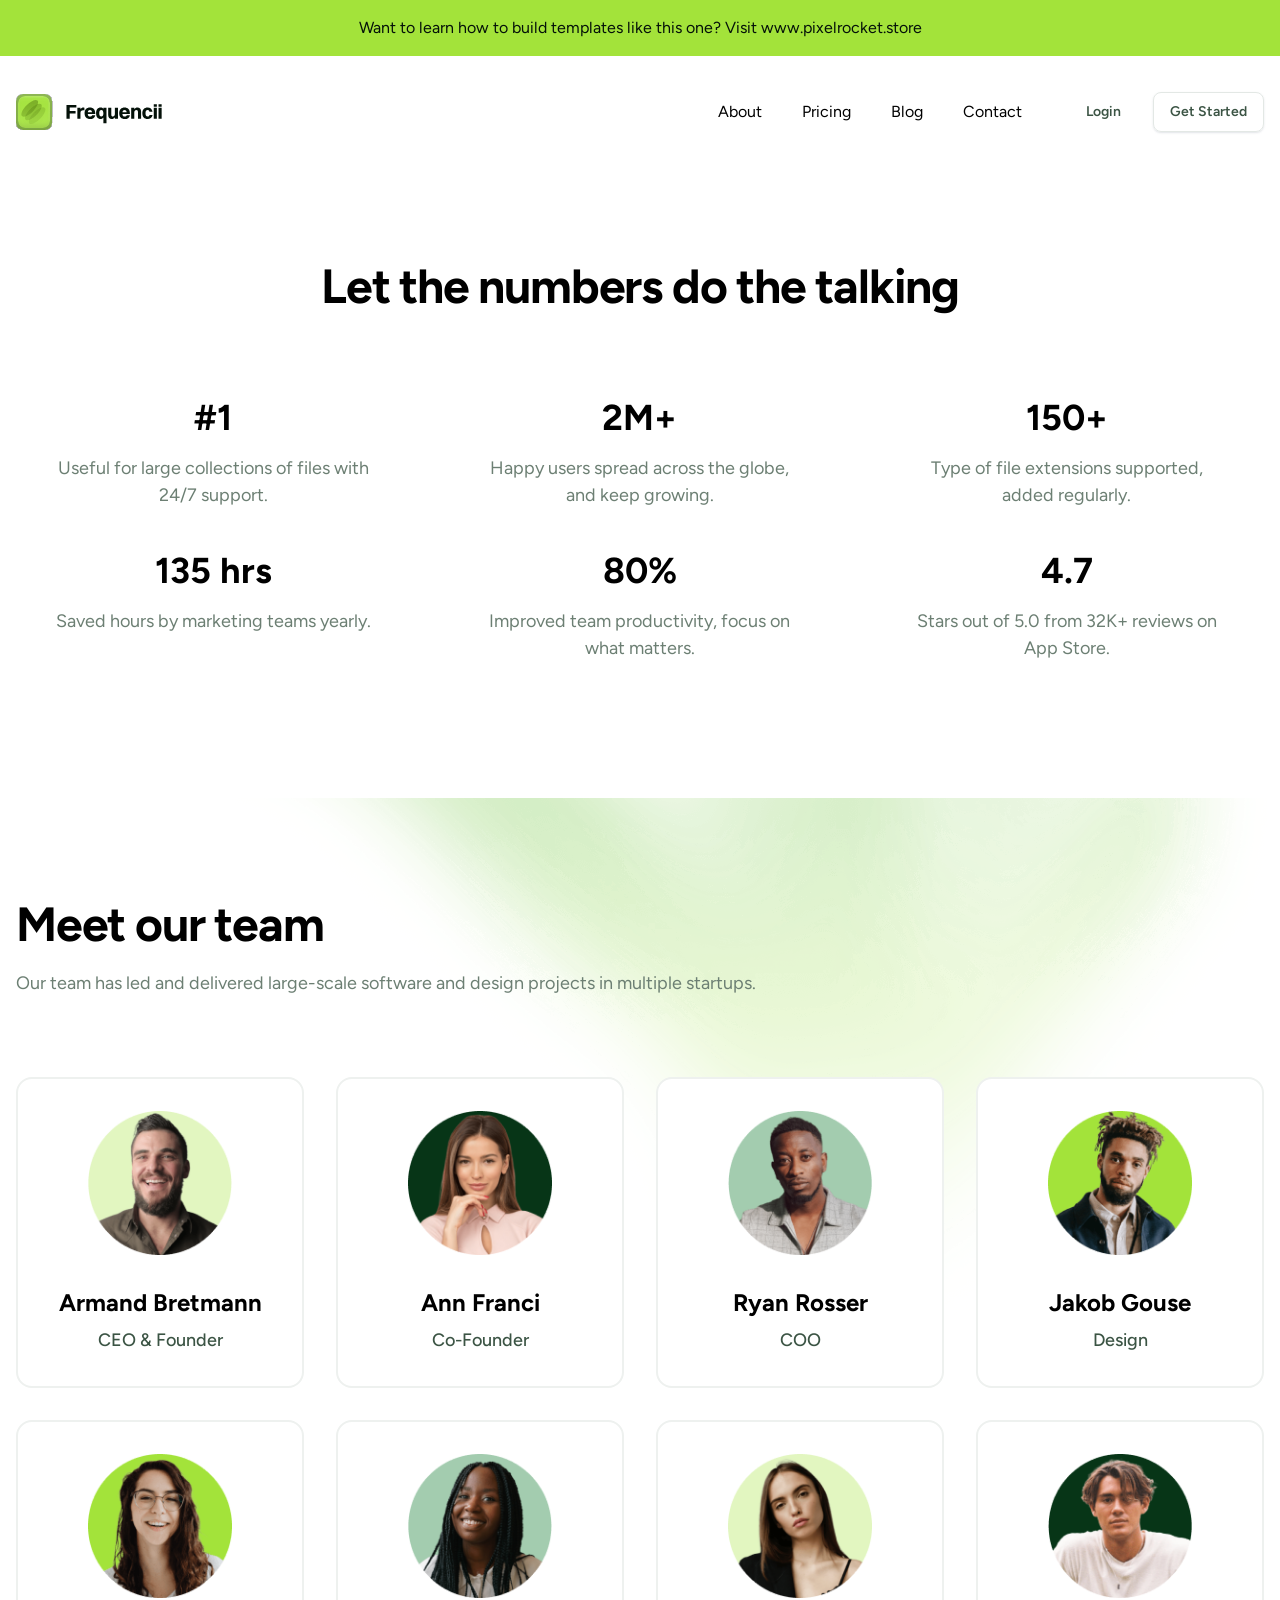
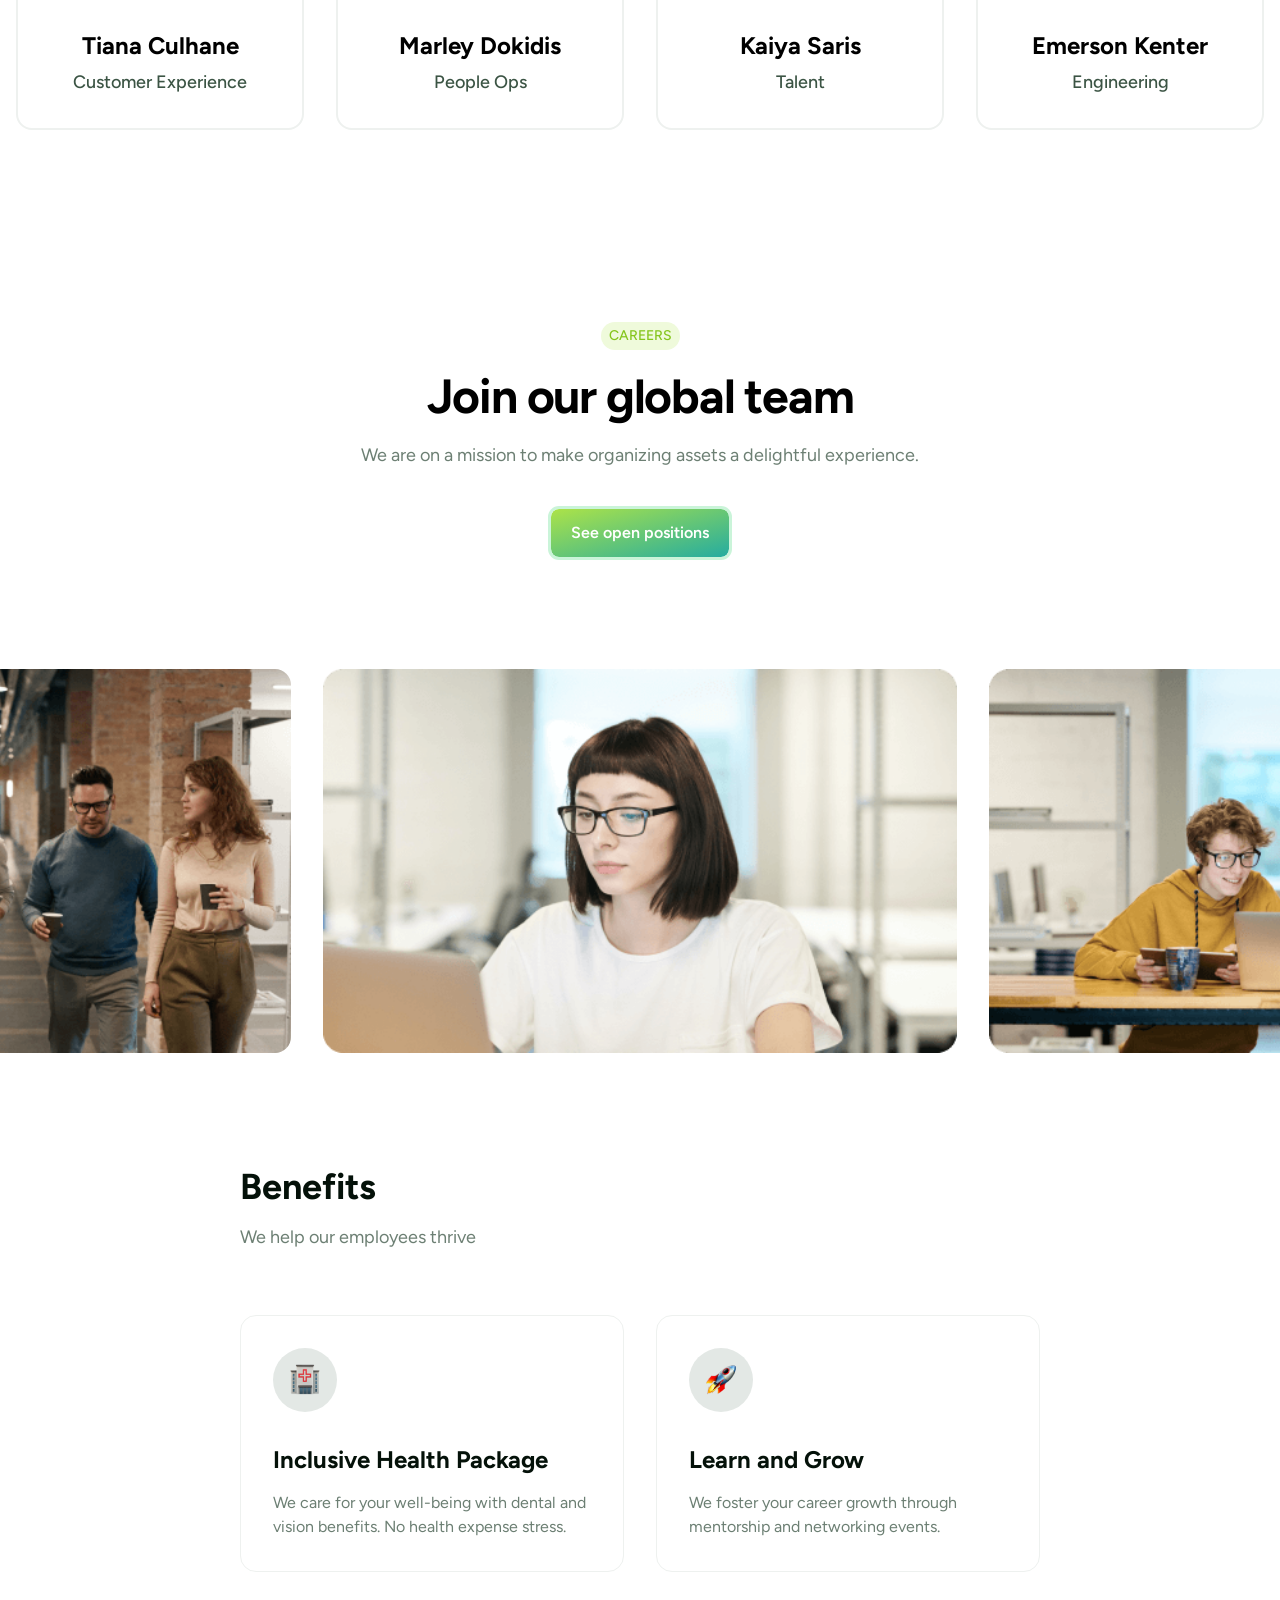
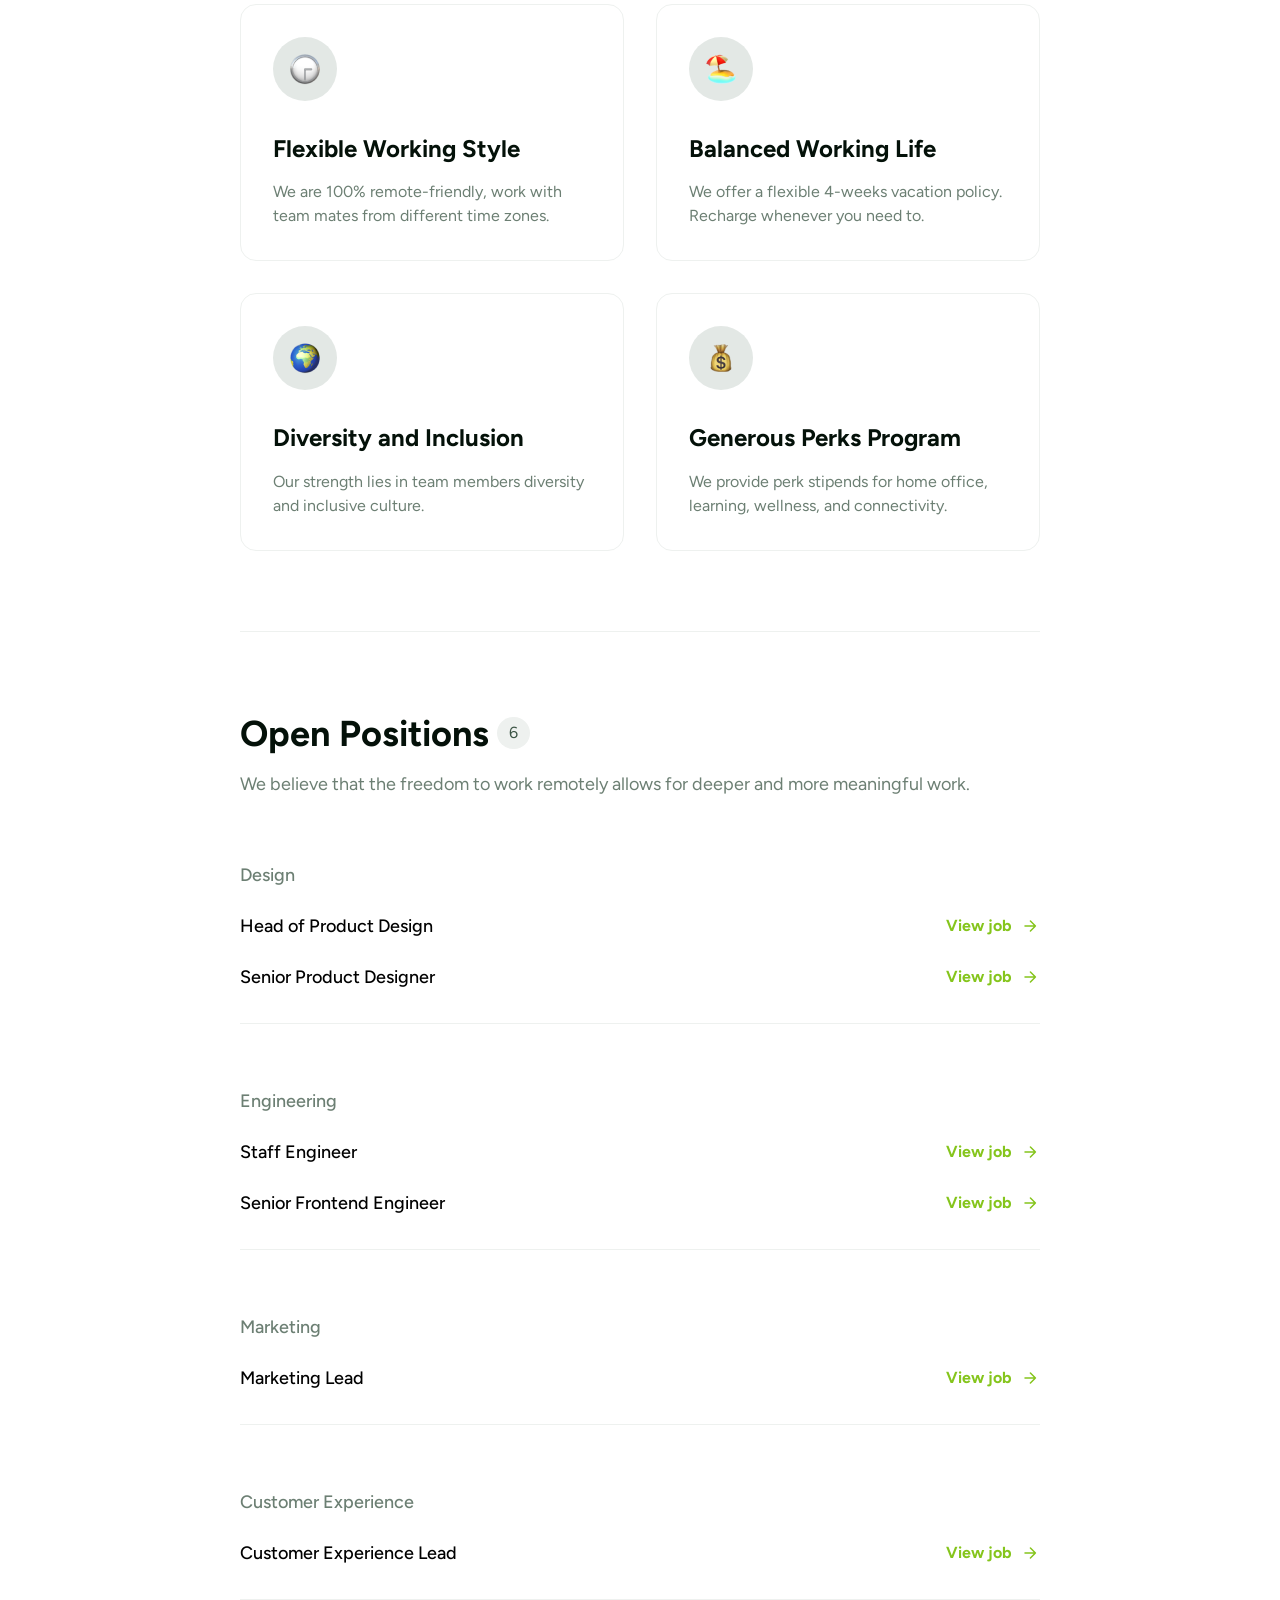
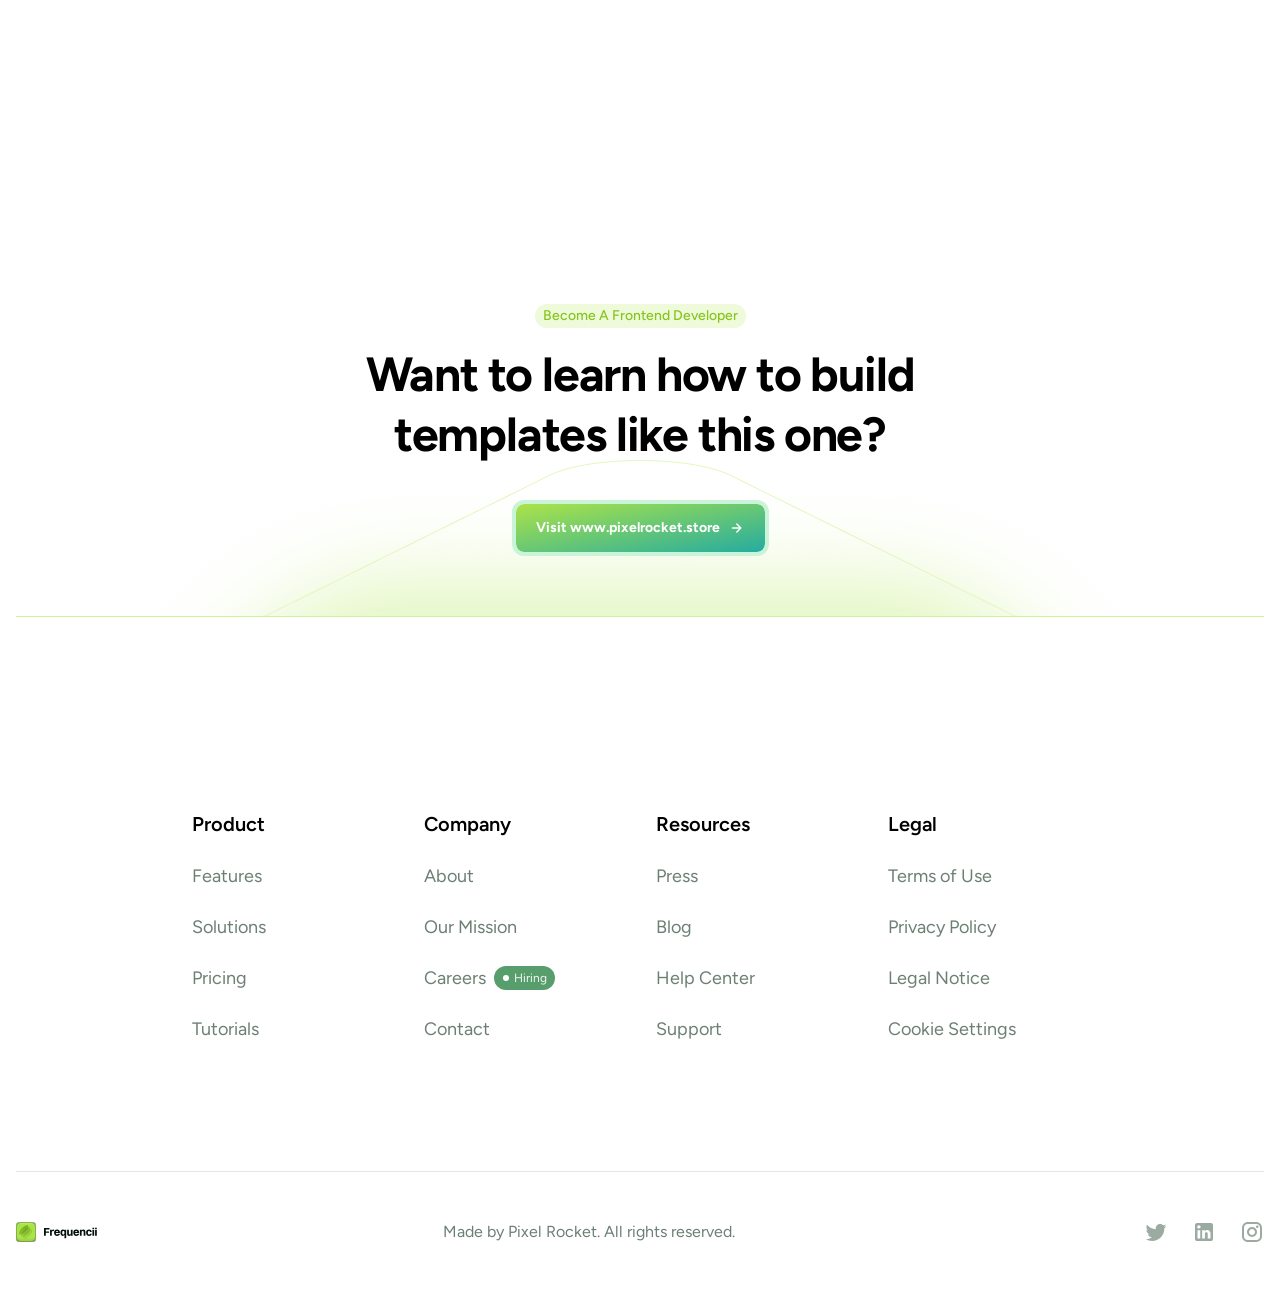
<file: full/front/about.html>
<html lang="en">
  <head>
    <title>Visit www.pixelrocket.store to learn how to become a frontend web developer</title>
    <meta charset="utf-8"/>
    <meta name="viewport" content="width=device-width, initial-scale=1, shrink-to-fit=no"/>
    <link rel="preconnect" href="https://fonts.gstatic.com"/>
    <link href="https://fonts.googleapis.com/css2?family=Figtree:wght@400;500;600;700&amp;display=swap" rel="stylesheet"/>
    <link rel="stylesheet" href="css/tailwind/tailwind.min.css"/>
    <link rel="icon" type="image/png" sizes="32x32" href="favicon.png"/>
    <script src="js/main.js"></script>
  </head>
  <body class="antialiased bg-body text-body font-body">
    <div>
      <div>
        <p class="mb-2 py-4 text-center bg-yellowGreen-600 text-gray-900">Want to learn how to build templates like this one? Visit <a href="https://www.pixelrocket.store">www.pixelrocket.store</a></p>
      </div>
      <div>
        <div>
          <div>
            <div>
              <section>
                <nav>
                  <div class="container mx-auto px-4">
                    <div class="relative flex h-24 items-center"><a class="inline-block" href="index.html"><img class="h-9" src="images/brand.svg" alt=""/></a>
                      <button class="lg:hidden navbar-burger ml-auto flex items-center justify-center h-10 w-10 bg-gradient-to-b from-cyanGreen-800 to-cyan-800 rounded-lg">
                        <svg width="24" height="24" viewbox="0 0 24 24" fill="none" xmlns="http://www.w3.org/2000/svg">
                          <path d="M3 5H21" stroke="white" stroke-width="1.5" stroke-linecap="round" stroke-linejoin="round"></path>
                          <path d="M3 12H21" stroke="white" stroke-width="1.5" stroke-linecap="round" stroke-linejoin="round"></path>
                          <path d="M3 19H21" stroke="white" stroke-width="1.5" stroke-linecap="round" stroke-linejoin="round"></path>
                        </svg>
                      </button>
                      <div class="hidden lg:flex items-center ml-auto mr-12"><a class="inline-block hover:text-yellowGreen-700 mr-10" href="about.html">About</a><a class="inline-block hover:text-yellowGreen-700 mr-10" href="pricing.html">Pricing</a><a class="inline-block hover:text-yellowGreen-700 mr-10" href="blog.html">Blog</a><a class="inline-block hover:text-yellowGreen-700" href="contact.html">Contact</a></div>
                      <div class="hidden lg:block"><a class="inline-flex items-center justify-center h-10 mr-4 px-4 text-center leading-loose text-sm text-gray-700 hover:text-yellowGreen-700 font-semibold transition duration-200" href="login.html">Login</a><a class="inline-flex items-center justify-center h-10 px-4 text-center leading-loose text-sm text-gray-700 hover:text-yellowGreen-700 font-semibold border border-gray-200 hover:border-yellowGreen-600 shadow-sm hover:shadow-none rounded-lg transition duration-200" href="register.html">Get Started</a></div>
                    </div>
                  </div>
                </nav>
                <div class="hidden navbar-menu fixed top-0 left-0 bottom-0 w-5/6 max-w-md z-50">
                  <div class="navbar-backdrop fixed inset-0 bg-teal-800 opacity-70"></div>
                  <nav class="relative flex flex-col py-6 px-10 w-full h-full bg-white overflow-y-auto">
                    <div class="flex mb-auto items-center"><a class="inline-block mr-auto" href="#"><img class="h-10" src="images/brand.svg" alt=""/></a>                      <a class="navbar-close" href="#">
                        <svg width="24" height="24" viewbox="0 0 24 24" fill="none" xmlns="http://www.w3.org/2000/svg">
                          <path d="M6 18L18 6M6 6L18 18" stroke="#111827" stroke-width="2" stroke-linecap="round" stroke-linejoin="round"></path>
                        </svg></a></div>
                    <div class="py-12 mb-auto">
                      <ul class="flex-col">
                        <li class="mb-6"><a class="inline-block text-black" href="about.html">About</a></li>
                        <li class="mb-6"><a class="inline-block text-black" href="pricing.html">Pricing</a></li>
                        <li class="mb-6"><a class="inline-block text-black" href="blog.html">Blog</a></li>
                        <li><a class="inline-block text-black" href="contact.html">Contact</a></li>
                      </ul>
                    </div>
                    <div><a class="flex items-center justify-center h-12 mb-4 px-4 text-center text-base text-gray-700 font-semibold border border-gray-200 hover:bg-gray-100 shadow-lg rounded-lg transition duration-200" href="login.html">Login</a><a class="flex items-center justify-center h-12 px-4 text-center text-base text-white font-semibold bg-gradient-to-b from-cyanGreen-800 to-cyan-800 rounded-lg transition duration-200" href="register.html">Get Started</a></div>
                  </nav>
                </div>
              </section>
            </div>
          </div>
        </div>
      </div>
      <section class="py-12 md:py-24">
        <div class="container px-4 mx-auto">
          <div class="text-center mb-20">
            <h3 class="font-heading tracking-tight text-4xl md:text-5xl font-bold">Let the numbers do the talking</h3>
          </div>
          <div class="flex flex-wrap -mx-4">
            <div class="w-full xs:w-1/2 md:w-1/3 px-4 mb-10">
              <div class="max-w-xs mx-auto text-center"><span class="block mb-4 text-4xl font-bold">#1</span>                <span class="text-lg text-gray-500">Useful for large collections of files with 24/7 support.</span></div>
            </div>
            <div class="w-full xs:w-1/2 md:w-1/3 px-4 mb-10">
              <div class="max-w-xs mx-auto text-center"><span class="block mb-4 text-4xl font-bold">2M+</span>                <span class="text-lg text-gray-500">Happy users spread across the globe, and keep growing.</span></div>
            </div>
            <div class="w-full xs:w-1/2 md:w-1/3 px-4 mb-10">
              <div class="max-w-xs mx-auto text-center"><span class="block mb-4 text-4xl font-bold">150+</span>                <span class="text-lg text-gray-500">Type of file extensions supported, added regularly.</span></div>
            </div>
            <div class="w-full xs:w-1/2 md:w-1/3 px-4 mb-10">
              <div class="max-w-xs mx-auto text-center"><span class="block mb-4 text-4xl font-bold">135 hrs</span>                <span class="text-lg text-gray-500">Saved hours by marketing teams yearly.</span></div>
            </div>
            <div class="w-full xs:w-1/2 md:w-1/3 px-4 mb-10">
              <div class="max-w-xs mx-auto text-center"><span class="block mb-4 text-4xl font-bold">80%</span>                <span class="text-lg text-gray-500">Improved team productivity, focus on what matters.</span></div>
            </div>
            <div class="w-full xs:w-1/2 md:w-1/3 px-4 mb-10">
              <div class="max-w-xs mx-auto text-center"><span class="block mb-4 text-4xl font-bold">4.7</span>                <span class="text-lg text-gray-500">Stars out of 5.0 from 32K+ reviews on App Store.</span></div>
            </div>
          </div>
        </div>
      </section>
      <section class="relative py-12 md:py-24"><img class="absolute top-0 right-0" src="frequencii-assets/team/shadow-green.png" alt=""/>
        <div class="relative container px-4 mx-auto">
          <h1 class="font-heading tracking-tight text-4xl sm:text-5xl font-bold mb-4">Meet our team</h1>
          <p class="text-lg text-gray-500 mb-20">Our team has led and delivered large-scale software and design projects in multiple startups.</p>
          <div class="flex flex-wrap -mx-4 -mb-8">
            <div class="w-full md:w-1/2 lg:w-1/3 xl:w-1/4 px-4 mb-8">
              <div class="p-8 bg-white border-2 border-gray-100 rounded-xl"><img class="block h-36 w-36 mb-8 mx-auto" src="frequencii-assets/team/avatar-6.png" alt=""/>
                <div class="text-center"><span class="block text-2xl font-bold mb-2">Armand Bretmann</span>                  <span class="block text-lg text-gray-700 font-medium">CEO & Founder</span></div>
              </div>
            </div>
            <div class="w-full md:w-1/2 lg:w-1/3 xl:w-1/4 px-4 mb-8">
              <div class="p-8 bg-white border-2 border-gray-100 rounded-xl"><img class="block h-36 w-36 mb-8 mx-auto" src="frequencii-assets/team/avatar-5.png" alt=""/>
                <div class="text-center"><span class="block text-2xl font-bold mb-2">Ann Franci</span>                  <span class="block text-lg text-gray-700 font-medium">Co-Founder</span></div>
              </div>
            </div>
            <div class="w-full md:w-1/2 lg:w-1/3 xl:w-1/4 px-4 mb-8">
              <div class="p-8 bg-white border-2 border-gray-100 rounded-xl"><img class="block h-36 w-36 mb-8 mx-auto" src="frequencii-assets/team/avatar-4.png" alt=""/>
                <div class="text-center"><span class="block text-2xl font-bold mb-2">Ryan Rosser</span>                  <span class="block text-lg text-gray-700 font-medium">COO</span></div>
              </div>
            </div>
            <div class="w-full md:w-1/2 lg:w-1/3 xl:w-1/4 px-4 mb-8">
              <div class="p-8 bg-white border-2 border-gray-100 rounded-xl"><img class="block h-36 w-36 mb-8 mx-auto" src="frequencii-assets/team/avatar-7.png" alt=""/>
                <div class="text-center"><span class="block text-2xl font-bold mb-2">Jakob Gouse</span>                  <span class="block text-lg text-gray-700 font-medium">Design</span></div>
              </div>
            </div>
            <div class="w-full md:w-1/2 lg:w-1/3 xl:w-1/4 px-4 mb-8">
              <div class="p-8 bg-white border-2 border-gray-100 rounded-xl"><img class="block h-36 w-36 mb-8 mx-auto" src="frequencii-assets/team/avatar-8.png" alt=""/>
                <div class="text-center"><span class="block text-2xl font-bold mb-2">Tiana Culhane</span>                  <span class="block text-lg text-gray-700 font-medium">Customer Experience</span></div>
              </div>
            </div>
            <div class="w-full md:w-1/2 lg:w-1/3 xl:w-1/4 px-4 mb-8">
              <div class="p-8 bg-white border-2 border-gray-100 rounded-xl"><img class="block h-36 w-36 mb-8 mx-auto" src="frequencii-assets/team/avatar-3.png" alt=""/>
                <div class="text-center"><span class="block text-2xl font-bold mb-2">Marley Dokidis</span>                  <span class="block text-lg text-gray-700 font-medium">People Ops</span></div>
              </div>
            </div>
            <div class="w-full md:w-1/2 lg:w-1/3 xl:w-1/4 px-4 mb-8">
              <div class="p-8 bg-white border-2 border-gray-100 rounded-xl"><img class="block h-36 w-36 mb-8 mx-auto" src="frequencii-assets/team/avatar-2.png" alt=""/>
                <div class="text-center"><span class="block text-2xl font-bold mb-2">Kaiya Saris</span>                  <span class="block text-lg text-gray-700 font-medium">Talent</span></div>
              </div>
            </div>
            <div class="w-full md:w-1/2 lg:w-1/3 xl:w-1/4 px-4 mb-8">
              <div class="p-8 bg-white border-2 border-gray-100 rounded-xl"><img class="block h-36 w-36 mb-8 mx-auto" src="frequencii-assets/team/avatar-1.png" alt=""/>
                <div class="text-center"><span class="block text-2xl font-bold mb-2">Emerson Kenter</span>                  <span class="block text-lg text-gray-700 font-medium">Engineering</span></div>
              </div>
            </div>
          </div>
        </div>
      </section>
      <section class="py-12 md:py-24 overflow-hidden">
        <div class="container px-4 mb-28 mx-auto">
          <div class="text-center"><span class="inline-flex items-center h-7 mb-4 px-2 text-sm font-medium text-yellowGreen-700 bg-yellowGreen-200 rounded-full">CAREERS</span>
            <h1 class="font-heading tracking-tight text-4xl sm:text-5xl font-bold mb-4">Join our global team</h1>
            <p class="text-lg text-gray-500 mb-10">We are on a mission to make organizing assets a delightful experience.</p><a class="group relative flex items-center justify-center px-5 h-12 xs:inline-flex text-base font-semibold text-white bg-gradient-to-br from-cyanGreen-800 to-cyan-800 rounded-lg transition-all duration-300" href="#">
              <div class="absolute top-0 left-0 w-full h-full rounded-lg ring ring-green-300 animate-pulse group-hover:ring-0 transition duration-300"></div><span>See open positions</span></a>
          </div>
        </div>
        <div class="flex -mx-4 mb-28 items-center justify-center"><img class="block w-full h-40 md:h-96 mr-4 md:mr-8 object-cover rounded-xl" src="frequencii-assets/careers/image-careers-people1.png" alt=""/><img class="block w-full h-40 md:h-96 mr-4 md:mr-8 object-cover rounded-xl" src="frequencii-assets/careers/image-careers-people3.png" alt=""/><img class="block w-full h-40 md:h-96 object-cover rounded-xl" src="frequencii-assets/careers/image-careers-people2.png" alt=""/></div>
        <div class="container px-4 mb-28 mx-auto">
          <div class="max-w-4xl mx-auto">
            <div class="pb-20 mb-20 border-b border-gray-100">
              <h3 class="font-heading text-4xl font-bold text-gray-900 mb-4">Benefits</h3>
              <p class="text-lg text-gray-500 mb-16">We help our employees thrive</p>
              <div class="flex flex-wrap -mx-4 -mb-8">
                <div class="w-full lg:w-1/2 px-4 mb-8">
                  <div class="h-full p-8 border border-gray-100 rounded-xl">
                    <div class="flex w-16 h-16 mb-8 items-center justify-center rounded-full bg-gray-200"><img src="frequencii-assets/careers/hospital-icon-circle.png" alt=""/></div>
                    <h5 class="text-2xl font-bold text-gray-900 mb-4">Inclusive Health Package</h5>
                    <p class="max-w-sm text-gray-500">We care for your well-being with dental and vision benefits. No health expense stress.</p>
                  </div>
                </div>
                <div class="w-full lg:w-1/2 px-4 mb-8">
                  <div class="h-full p-8 border border-gray-100 rounded-xl">
                    <div class="flex w-16 h-16 mb-8 items-center justify-center rounded-full bg-gray-200"><img src="frequencii-assets/careers/rocket-icon-circle.png" alt=""/></div>
                    <h5 class="text-2xl font-bold text-gray-900 mb-4">Learn and Grow</h5>
                    <p class="max-w-sm text-gray-500">We foster your career growth through mentorship and networking events.</p>
                  </div>
                </div>
                <div class="w-full lg:w-1/2 px-4 mb-8">
                  <div class="h-full p-8 border border-gray-100 rounded-xl">
                    <div class="flex w-16 h-16 mb-8 items-center justify-center rounded-full bg-gray-200"><img src="frequencii-assets/careers/clock-icon-circle.png" alt=""/></div>
                    <h5 class="text-2xl font-bold text-gray-900 mb-4">Flexible Working Style</h5>
                    <p class="max-w-sm text-gray-500">We are 100% remote-friendly, work with team mates from different time zones.</p>
                  </div>
                </div>
                <div class="w-full lg:w-1/2 px-4 mb-8">
                  <div class="h-full p-8 border border-gray-100 rounded-xl">
                    <div class="flex w-16 h-16 mb-8 items-center justify-center rounded-full bg-gray-200"><img src="frequencii-assets/careers/beach-icon-circle.png" alt=""/></div>
                    <h5 class="text-2xl font-bold text-gray-900 mb-4">Balanced Working Life</h5>
                    <p class="max-w-sm text-gray-500">We offer a flexible 4-weeks vacation policy. Recharge whenever you need to.</p>
                  </div>
                </div>
                <div class="w-full lg:w-1/2 px-4 mb-8">
                  <div class="h-full p-8 border border-gray-100 rounded-xl">
                    <div class="flex w-16 h-16 mb-8 items-center justify-center rounded-full bg-gray-200"><img src="frequencii-assets/careers/earth-icon-circle.png" alt=""/></div>
                    <h5 class="text-2xl font-bold text-gray-900 mb-4">Diversity and Inclusion</h5>
                    <p class="max-w-sm text-gray-500">Our strength lies in team members diversity and inclusive culture.</p>
                  </div>
                </div>
                <div class="w-full lg:w-1/2 px-4 mb-8">
                  <div class="h-full p-8 border border-gray-100 rounded-xl">
                    <div class="flex w-16 h-16 mb-8 items-center justify-center rounded-full bg-gray-200"><img src="frequencii-assets/careers/money-icon-circle.png" alt=""/></div>
                    <h5 class="text-2xl font-bold text-gray-900 mb-4">Generous Perks Program</h5>
                    <p class="max-w-sm text-gray-500">We provide perk stipends for home office, learning, wellness, and connectivity.</p>
                  </div>
                </div>
              </div>
            </div>
            <div>
              <div class="flex items-center mb-4">
                <h3 class="font-heading mr-2 text-4xl font-bold text-gray-900">Open Positions</h3><span class="inline-block px-3 py-1 text-gray-700 bg-gray-100 rounded-full">6</span>
              </div>
              <p class="text-lg text-gray-500 mb-16">We believe that the freedom to work remotely allows for deeper and more meaningful work.</p>
              <div class="mb-16 pb-8 border-b border-gray-100">
                <h6 class="text-lg font-medium text-gray-500 mb-6">Design</h6>
                <div class="flex flex-col xs:flex-row mb-6 xs:items-center xs:justify-between">
                  <h5 class="text-lg font-medium mb-3 xs:mb-0">Head of Product Design</h5><a class="group inline-flex items-center text-base font-bold text-yellowGreen-700 hover:text-yellowGreen-600" href="#"><span class="mr-2">View job</span>                    <span class="transform group-hover:translate-x-0.5 transition duration-200">
                      <svg width="20" height="20" viewbox="0 0 20 20" fill="none" xmlns="http://www.w3.org/2000/svg">
                        <path d="M4.99984 10.0001H15.4165M15.4165 10.0001L10.4165 5.00012M15.4165 10.0001L10.4165 15.0001" stroke="currentColor" stroke-width="1.5" stroke-linecap="round" stroke-linejoin="round"></path>
                      </svg></span></a>
                </div>
                <div class="flex flex-col xs:flex-row xs:items-center xs:justify-between">
                  <h5 class="text-lg font-medium mb-3 xs:mb-0">Senior Product Designer</h5><a class="group inline-flex items-center text-base font-bold text-yellowGreen-700 hover:text-yellowGreen-600" href="#"><span class="mr-2">View job</span>                    <span class="transform group-hover:translate-x-0.5 transition duration-200">
                      <svg width="20" height="20" viewbox="0 0 20 20" fill="none" xmlns="http://www.w3.org/2000/svg">
                        <path d="M4.99984 10.0001H15.4165M15.4165 10.0001L10.4165 5.00012M15.4165 10.0001L10.4165 15.0001" stroke="currentColor" stroke-width="1.5" stroke-linecap="round" stroke-linejoin="round"></path>
                      </svg></span></a>
                </div>
              </div>
              <div class="mb-16 pb-8 border-b border-gray-100">
                <h6 class="text-lg font-medium text-gray-500 mb-6">Engineering</h6>
                <div class="flex flex-col xs:flex-row mb-6 xs:items-center xs:justify-between">
                  <h5 class="text-lg font-medium mb-3 xs:mb-0">Staff Engineer</h5><a class="group inline-flex items-center text-base font-bold text-yellowGreen-700 hover:text-yellowGreen-600" href="#"><span class="mr-2">View job</span>                    <span class="transform group-hover:translate-x-0.5 transition duration-200">
                      <svg width="20" height="20" viewbox="0 0 20 20" fill="none" xmlns="http://www.w3.org/2000/svg">
                        <path d="M4.99984 10.0001H15.4165M15.4165 10.0001L10.4165 5.00012M15.4165 10.0001L10.4165 15.0001" stroke="currentColor" stroke-width="1.5" stroke-linecap="round" stroke-linejoin="round"></path>
                      </svg></span></a>
                </div>
                <div class="flex flex-col xs:flex-row xs:items-center xs:justify-between">
                  <h5 class="text-lg font-medium mb-3 xs:mb-0">Senior Frontend Engineer</h5><a class="group inline-flex items-center text-base font-bold text-yellowGreen-700 hover:text-yellowGreen-600" href="#"><span class="mr-2">View job</span>                    <span class="transform group-hover:translate-x-0.5 transition duration-200">
                      <svg width="20" height="20" viewbox="0 0 20 20" fill="none" xmlns="http://www.w3.org/2000/svg">
                        <path d="M4.99984 10.0001H15.4165M15.4165 10.0001L10.4165 5.00012M15.4165 10.0001L10.4165 15.0001" stroke="currentColor" stroke-width="1.5" stroke-linecap="round" stroke-linejoin="round"></path>
                      </svg></span></a>
                </div>
              </div>
              <div class="mb-16 pb-8 border-b border-gray-100">
                <h6 class="text-lg font-medium text-gray-500 mb-6">Marketing</h6>
                <div class="flex flex-col xs:flex-row xs:items-center xs:justify-between">
                  <h5 class="text-lg font-medium mb-3 xs:mb-0">Marketing Lead</h5><a class="group inline-flex items-center text-base font-bold text-yellowGreen-700 hover:text-yellowGreen-600" href="#"><span class="mr-2">View job</span>                    <span class="transform group-hover:translate-x-0.5 transition duration-200">
                      <svg width="20" height="20" viewbox="0 0 20 20" fill="none" xmlns="http://www.w3.org/2000/svg">
                        <path d="M4.99984 10.0001H15.4165M15.4165 10.0001L10.4165 5.00012M15.4165 10.0001L10.4165 15.0001" stroke="currentColor" stroke-width="1.5" stroke-linecap="round" stroke-linejoin="round"></path>
                      </svg></span></a>
                </div>
              </div>
              <div class="pb-8 border-b border-gray-100">
                <h6 class="text-lg font-medium text-gray-500 mb-6">Customer Experience</h6>
                <div class="flex flex-col xs:flex-row xs:items-center xs:justify-between">
                  <h5 class="text-lg font-medium mb-3 xs:mb-0">Customer Experience Lead</h5><a class="group inline-flex items-center text-base font-bold text-yellowGreen-700 hover:text-yellowGreen-600" href="#"><span class="mr-2">View job</span>                    <span class="transform group-hover:translate-x-0.5 transition duration-200">
                      <svg width="20" height="20" viewbox="0 0 20 20" fill="none" xmlns="http://www.w3.org/2000/svg">
                        <path d="M4.99984 10.0001H15.4165M15.4165 10.0001L10.4165 5.00012M15.4165 10.0001L10.4165 15.0001" stroke="currentColor" stroke-width="1.5" stroke-linecap="round" stroke-linejoin="round"></path>
                      </svg></span></a>
                </div>
              </div>
            </div>
          </div>
        </div>
      </section>
      <section class="py-12 md:py-24">
        <div class="container px-4 mx-auto">
          <div class="relative pb-16 border-b border-yellowGreen-400 overflow-hidden"><img class="absolute bottom-0 left-1/2 md:-mb-2 lg:-mb-20 transform -translate-x-1/2" src="frequencii-assets/cta/line-green-bottom.png" alt=""/><img class="absolute bottom-0 left-1/2 -mb-5 sm:-mb-10 md:-mb-16 lg:-mb-28 transform -translate-x-1/2" src="frequencii-assets/cta/light-green-bottom.png" alt=""/>
            <div class="relative max-w-sm md:max-w-xl mx-auto text-center"><span class="inline-flex items-center h-6 mb-4 px-2 text-sm font-medium text-yellowGreen-700 bg-yellowGreen-200 rounded-full">Become A Frontend Developer</span>
              <h1 class="font-heading tracking-tight text-4xl sm:text-5xl font-bold mb-10">Want to learn how to build templates like this one?</h1><a class="group relative flex xs:inline-flex items-center justify-center px-5 h-12 font-bold text-sm text-white bg-gradient-to-br from-cyanGreen-800 to-cyan-800 rounded-lg transition-all duration-300" href="https://www.pixelrocket.store">
                <div class="absolute top-0 left-0 w-full h-full rounded-lg ring-4 ring-green-300 animate-pulse group-hover:ring-0 transition duration-300"></div><span class="mr-2">Visit www.pixelrocket.store</span>                <span class="transform group-hover:translate-x-1 transition duration-200">
                  <svg width="17" height="16" viewbox="0 0 17 16" fill="none" xmlns="http://www.w3.org/2000/svg">
                    <path d="M4.5 8H12.8333M12.8333 8L8.83334 4M12.8333 8L8.83334 12" stroke="white" stroke-width="1.5" stroke-linecap="round" stroke-linejoin="round"></path>
                  </svg></span></a>
            </div>
          </div>
        </div>
      </section>
      <div>
        <div>
          <section class="py-12 md:pt-24">
            <div class="container px-4 mx-auto">
              <div class="max-w-5xl mx-auto">
                <div class="flex flex-wrap -mx-4 -mb-8">
                  <div class="w-full xs:w-1/2 md:w-1/4 px-4 mb-8">
                    <h5 class="text-xl font-semibold mb-6">Product</h5>
                    <ul>
                      <li class="mb-6"><a class="inline-block text-lg text-gray-500 hover:text-gray-900" href="#">Features</a></li>
                      <li class="mb-6"><a class="inline-block text-lg text-gray-500 hover:text-gray-900" href="#">Solutions</a></li>
                      <li class="mb-6"><a class="inline-block text-lg text-gray-500 hover:text-gray-900" href="#">Pricing</a></li>
                      <li><a class="inline-block text-lg text-gray-500 hover:text-gray-900" href="#">Tutorials</a></li>
                    </ul>
                  </div>
                  <div class="w-full xs:w-1/2 md:w-1/4 px-4 mb-8">
                    <h5 class="text-xl font-semibold mb-6">Company</h5>
                    <ul>
                      <li class="mb-6"><a class="inline-block text-lg text-gray-500 hover:text-gray-900" href="#">About</a></li>
                      <li class="mb-6"><a class="inline-block text-lg text-gray-500 hover:text-gray-900" href="#">Our Mission</a></li>
                      <li class="flex items-center mb-6"><a class="inline-block mr-2 text-lg text-gray-500 hover:text-gray-900" href="#"><span>Careers</span></a>                        <span class="inline-flex h-6 px-2 items-center text-white bg-teal-600 rounded-full">
                          <svg width="8" height="8" viewbox="0 0 8 8" fill="none" xmlns="http://www.w3.org/2000/svg">
                            <circle cx="4" cy="4" r="3" fill="white"></circle>
                          </svg><span class="ml-1 text-xs text-gray-50">Hiring</span></span></li>
                      <li><a class="inline-block text-lg text-gray-500 hover:text-gray-900" href="#">Contact</a></li>
                    </ul>
                  </div>
                  <div class="w-full xs:w-1/2 md:w-1/4 px-4 mb-8">
                    <h5 class="text-xl font-semibold mb-6">Resources</h5>
                    <ul>
                      <li class="mb-6"><a class="inline-block text-lg text-gray-500 hover:text-gray-900" href="#">Press</a></li>
                      <li class="mb-6"><a class="inline-block text-lg text-gray-500 hover:text-gray-900" href="#">Blog</a></li>
                      <li class="mb-6"><a class="inline-block text-lg text-gray-500 hover:text-gray-900" href="#">Help Center</a></li>
                      <li><a class="inline-block text-lg text-gray-500 hover:text-gray-900" href="#">Support</a></li>
                    </ul>
                  </div>
                  <div class="w-full xs:w-1/2 md:w-1/4 px-4 mb-8">
                    <h5 class="text-xl font-semibold mb-6">Legal</h5>
                    <ul>
                      <li class="mb-6"><a class="inline-block text-lg text-gray-500 hover:text-gray-900" href="#">Terms of Use</a></li>
                      <li class="mb-6"><a class="inline-block text-lg text-gray-500 hover:text-gray-900" href="#">Privacy Policy</a></li>
                      <li class="mb-6"><a class="inline-block text-lg text-gray-500 hover:text-gray-900" href="#">Legal Notice</a></li>
                      <li><a class="inline-block text-lg text-gray-500 hover:text-gray-900" href="#">Cookie Settings</a></li>
                    </ul>
                  </div>
                </div>
              </div>
              <div class="mt-32 pt-12 border-t border-gray-200">
                <div class="flex flex-wrap items-center -mx-4">
                  <div class="w-full lg:w-1/3 px-4"><img src="images/brand.svg" alt=""/></div>
                  <div class="w-full lg:w-1/3 px-4">
                    <p class="text-gray-500">Made by <a href="https//www.pixelrocket.store">Pixel Rocket</a>. All rights reserved.</p>
                  </div>
                  <div class="w-full lg:w-1/3 px-4">
                    <div class="flex items-center justify-end"><a class="inline-flex mr-6 text-gray-400 hover:text-yellowGreen-700 items-center justify-center transition duration-200" href="#">
                        <svg width="24" height="24" viewbox="0 0 24 24" fill="none" xmlns="http://www.w3.org/2000/svg">
                          <path d="M22.46 6C21.69 6.35 20.86 6.58 20 6.69C20.88 6.16 21.56 5.32 21.88 4.31C21.05 4.81 20.13 5.16 19.16 5.36C18.37 4.5 17.26 4 16 4C13.65 4 11.73 5.92 11.73 8.29C11.73 8.63 11.77 8.96 11.84 9.27C8.28004 9.09 5.11004 7.38 3.00004 4.79C2.63004 5.42 2.42004 6.16 2.42004 6.94C2.42004 8.43 3.17004 9.75 4.33004 10.5C3.62004 10.5 2.96004 10.3 2.38004 10V10.03C2.38004 12.11 3.86004 13.85 5.82004 14.24C5.19077 14.4122 4.53013 14.4362 3.89004 14.31C4.16165 15.1625 4.69358 15.9084 5.41106 16.4429C6.12854 16.9775 6.99549 17.2737 7.89004 17.29C6.37367 18.4904 4.49404 19.1393 2.56004 19.13C2.22004 19.13 1.88004 19.11 1.54004 19.07C3.44004 20.29 5.70004 21 8.12004 21C16 21 20.33 14.46 20.33 8.79C20.33 8.6 20.33 8.42 20.32 8.23C21.16 7.63 21.88 6.87 22.46 6Z" fill="currentColor"></path>
                        </svg></a>                      <a class="inline-flex mr-6 text-gray-400 hover:text-yellowGreen-700 items-center justify-center transition duration-200" href="#">
                        <svg width="24" height="24" viewbox="0 0 24 24" fill="none" xmlns="http://www.w3.org/2000/svg">
                          <path d="M19 3C19.5304 3 20.0391 3.21071 20.4142 3.58579C20.7893 3.96086 21 4.46957 21 5V19C21 19.5304 20.7893 20.0391 20.4142 20.4142C20.0391 20.7893 19.5304 21 19 21H5C4.46957 21 3.96086 20.7893 3.58579 20.4142C3.21071 20.0391 3 19.5304 3 19V5C3 4.46957 3.21071 3.96086 3.58579 3.58579C3.96086 3.21071 4.46957 3 5 3H19ZM18.5 18.5V13.2C18.5 12.3354 18.1565 11.5062 17.5452 10.8948C16.9338 10.2835 16.1046 9.94 15.24 9.94C14.39 9.94 13.4 10.46 12.92 11.24V10.13H10.13V18.5H12.92V13.57C12.92 12.8 13.54 12.17 14.31 12.17C14.6813 12.17 15.0374 12.3175 15.2999 12.5801C15.5625 12.8426 15.71 13.1987 15.71 13.57V18.5H18.5ZM6.88 8.56C7.32556 8.56 7.75288 8.383 8.06794 8.06794C8.383 7.75288 8.56 7.32556 8.56 6.88C8.56 5.95 7.81 5.19 6.88 5.19C6.43178 5.19 6.00193 5.36805 5.68499 5.68499C5.36805 6.00193 5.19 6.43178 5.19 6.88C5.19 7.81 5.95 8.56 6.88 8.56ZM8.27 18.5V10.13H5.5V18.5H8.27Z" fill="currentColor"></path>
                        </svg></a>                      <a class="inline-flex text-gray-400 hover:text-yellowGreen-700 items-center justify-center transition duration-200" href="#">
                        <svg width="24" height="24" viewbox="0 0 24 24" fill="none" xmlns="http://www.w3.org/2000/svg">
                          <path d="M7.8 2H16.2C19.4 2 22 4.6 22 7.8V16.2C22 17.7383 21.3889 19.2135 20.3012 20.3012C19.2135 21.3889 17.7383 22 16.2 22H7.8C4.6 22 2 19.4 2 16.2V7.8C2 6.26174 2.61107 4.78649 3.69878 3.69878C4.78649 2.61107 6.26174 2 7.8 2ZM7.6 4C6.64522 4 5.72955 4.37928 5.05442 5.05442C4.37928 5.72955 4 6.64522 4 7.6V16.4C4 18.39 5.61 20 7.6 20H16.4C17.3548 20 18.2705 19.6207 18.9456 18.9456C19.6207 18.2705 20 17.3548 20 16.4V7.6C20 5.61 18.39 4 16.4 4H7.6ZM17.25 5.5C17.5815 5.5 17.8995 5.6317 18.1339 5.86612C18.3683 6.10054 18.5 6.41848 18.5 6.75C18.5 7.08152 18.3683 7.39946 18.1339 7.63388C17.8995 7.8683 17.5815 8 17.25 8C16.9185 8 16.6005 7.8683 16.3661 7.63388C16.1317 7.39946 16 7.08152 16 6.75C16 6.41848 16.1317 6.10054 16.3661 5.86612C16.6005 5.6317 16.9185 5.5 17.25 5.5ZM12 7C13.3261 7 14.5979 7.52678 15.5355 8.46447C16.4732 9.40215 17 10.6739 17 12C17 13.3261 16.4732 14.5979 15.5355 15.5355C14.5979 16.4732 13.3261 17 12 17C10.6739 17 9.40215 16.4732 8.46447 15.5355C7.52678 14.5979 7 13.3261 7 12C7 10.6739 7.52678 9.40215 8.46447 8.46447C9.40215 7.52678 10.6739 7 12 7ZM12 9C11.2044 9 10.4413 9.31607 9.87868 9.87868C9.31607 10.4413 9 11.2044 9 12C9 12.7956 9.31607 13.5587 9.87868 14.1213C10.4413 14.6839 11.2044 15 12 15C12.7956 15 13.5587 14.6839 14.1213 14.1213C14.6839 13.5587 15 12.7956 15 12C15 11.2044 14.6839 10.4413 14.1213 9.87868C13.5587 9.31607 12.7956 9 12 9Z" fill="currentColor"></path>
                        </svg></a></div>
                  </div>
                </div>
              </div>
            </div>
          </section>
        </div>
      </div>
    </div>
  </body>
</html>
</file>
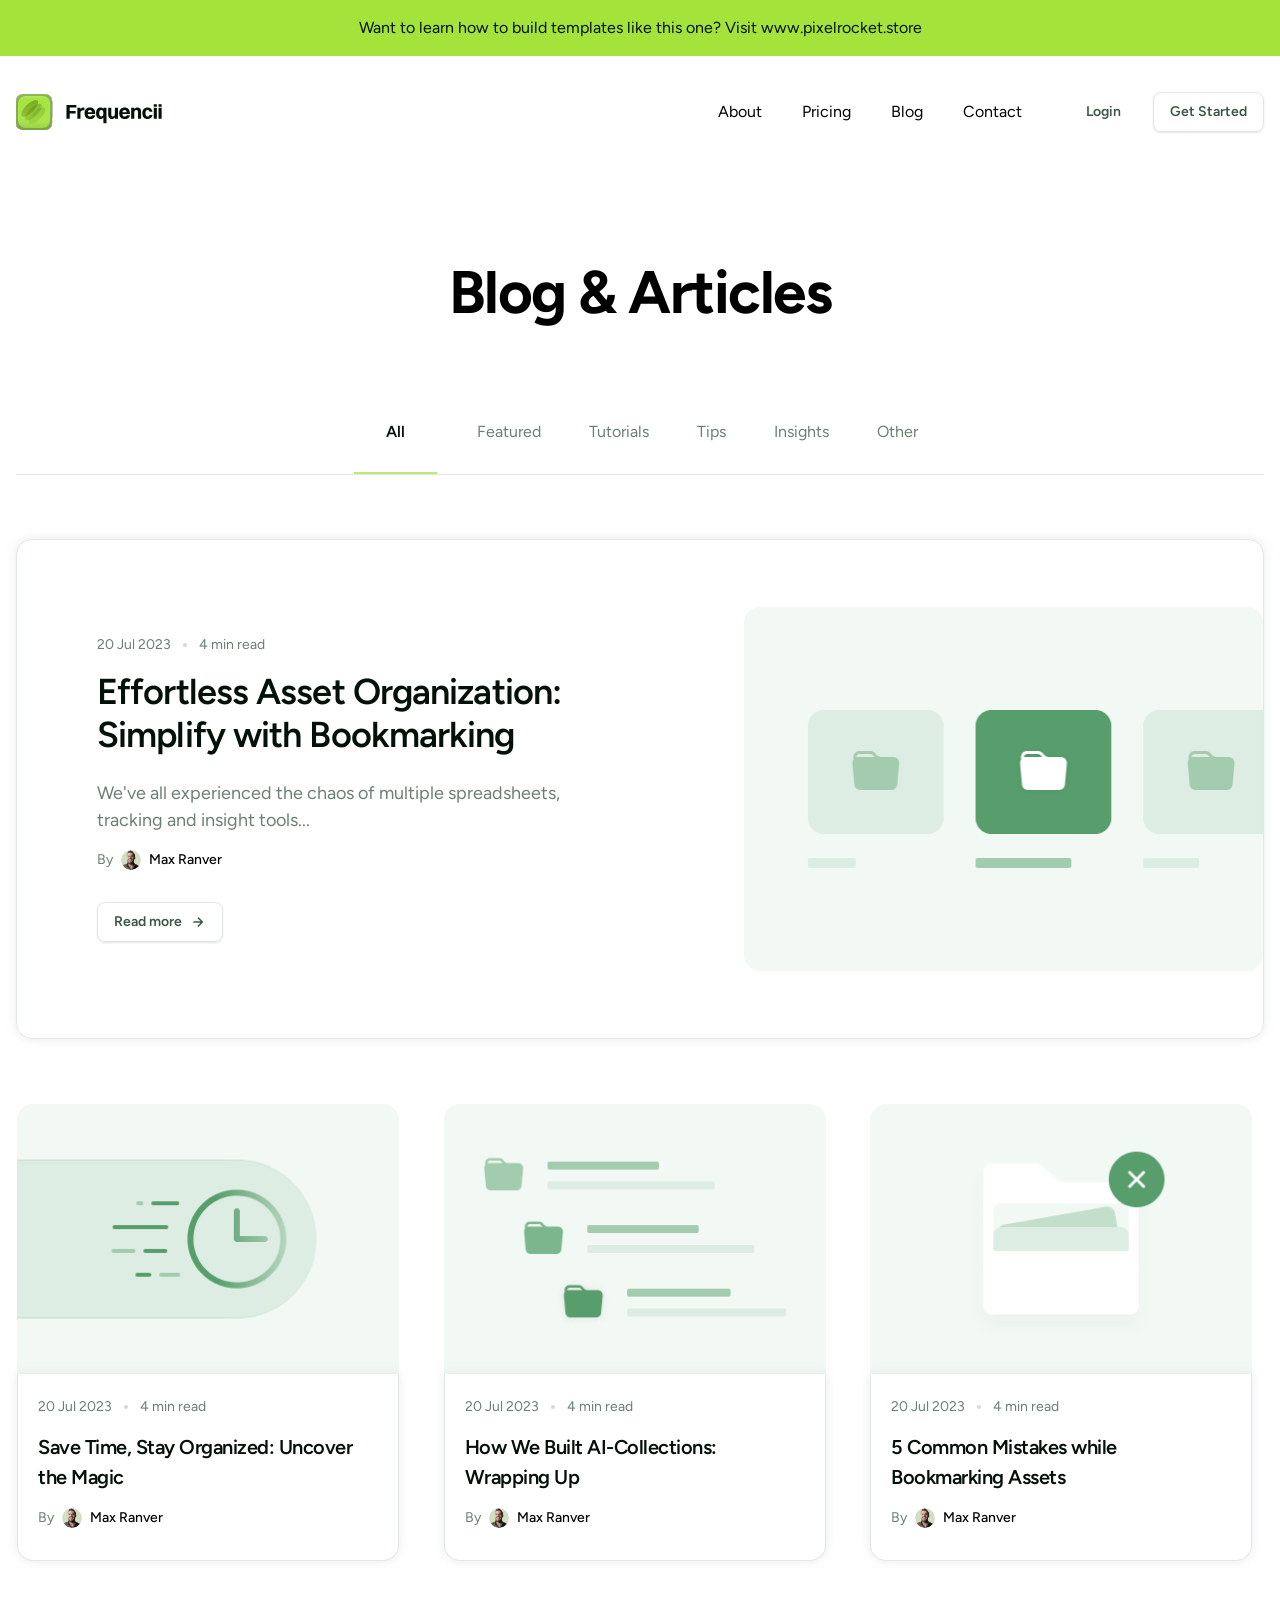
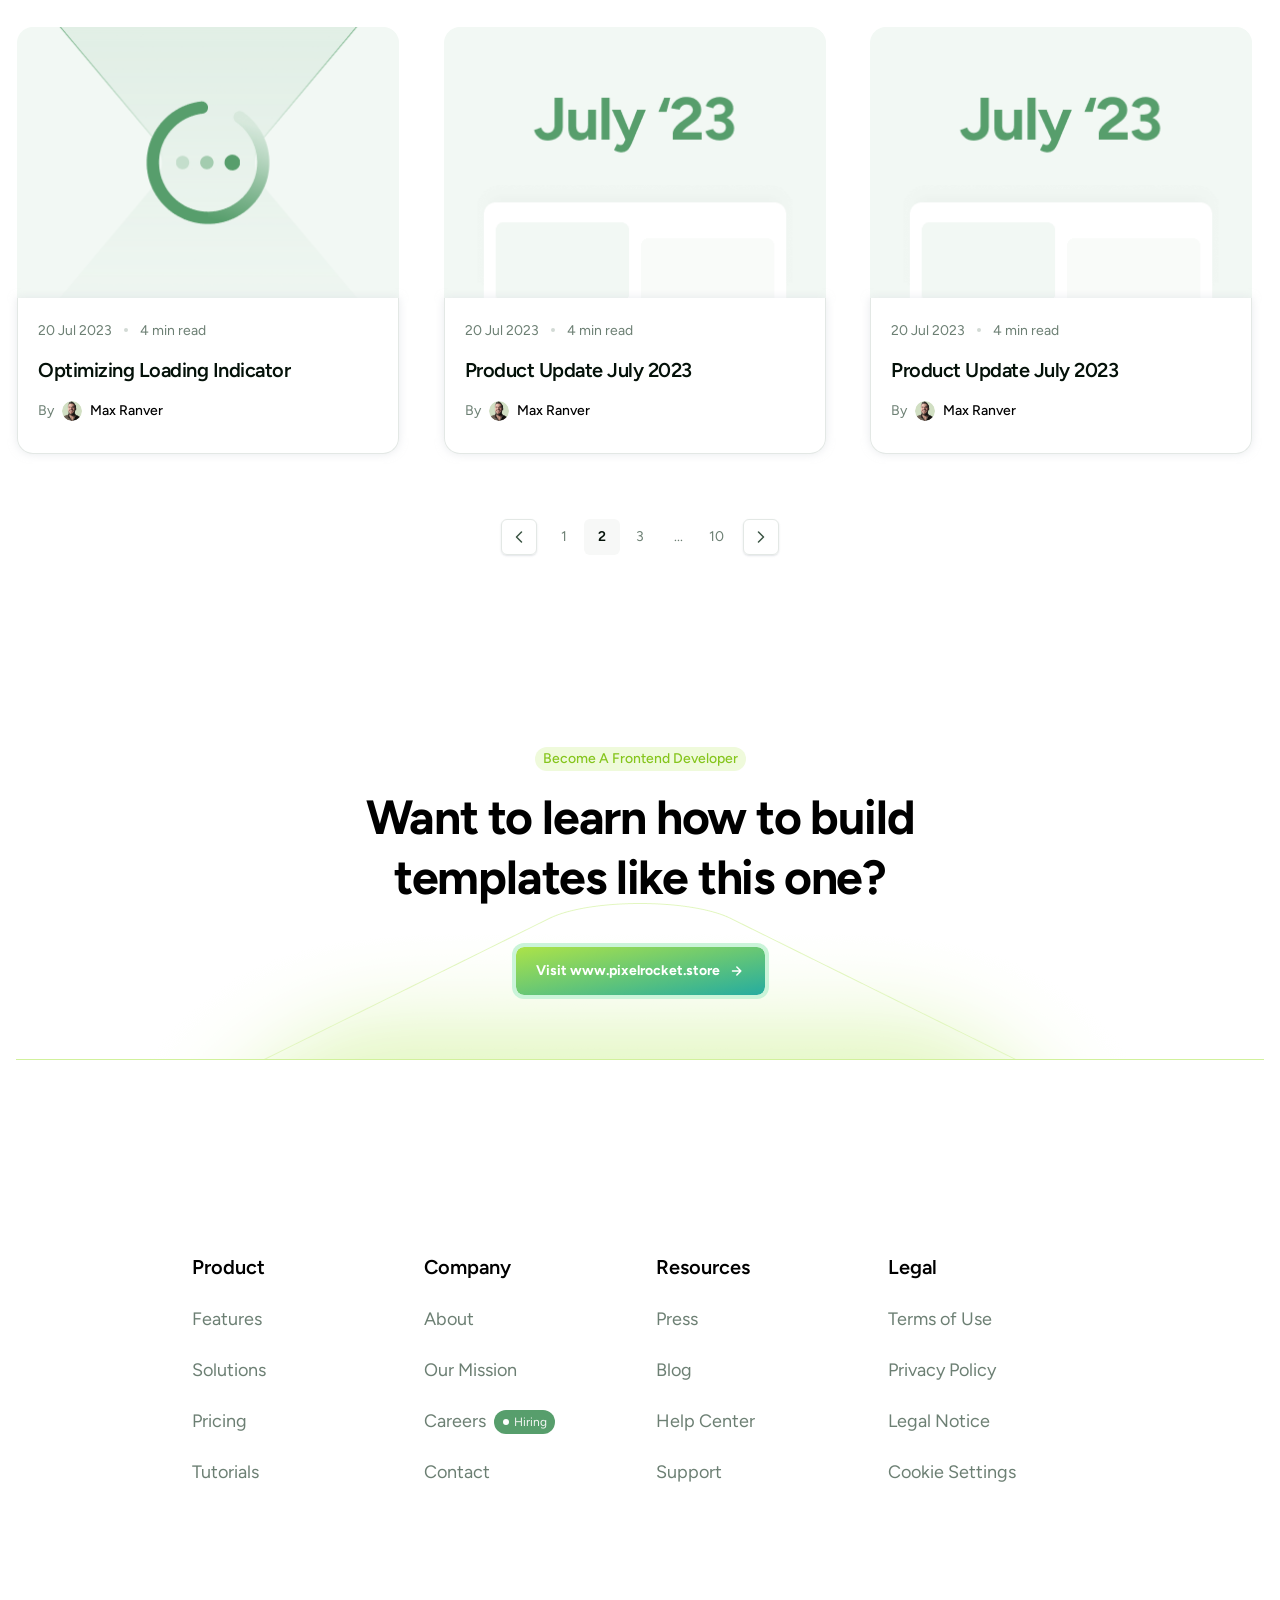
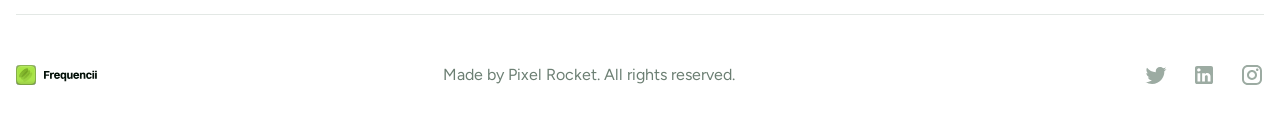
<file: full/front/blog.html>
<html lang="en">
  <head>
    <title>Visit www.pixelrocket.store to learn how to become a frontend web developer</title>
    <meta charset="utf-8"/>
    <meta name="viewport" content="width=device-width, initial-scale=1, shrink-to-fit=no"/>
    <link rel="preconnect" href="https://fonts.gstatic.com"/>
    <link href="https://fonts.googleapis.com/css2?family=Figtree:wght@400;500;600;700&amp;display=swap" rel="stylesheet"/>
    <link rel="stylesheet" href="css/tailwind/tailwind.min.css"/>
    <link rel="icon" type="image/png" sizes="32x32" href="favicon.png"/>
    <script src="js/main.js"></script>
  </head>
  <body class="antialiased bg-body text-body font-body">
    <div>
      <div>
        <p class="mb-2 py-4 text-center bg-yellowGreen-600 text-gray-900">Want to learn how to build templates like this one? Visit <a href="https://www.pixelrocket.store">www.pixelrocket.store</a></p>
      </div>
      <div>
        <div>
          <div>
            <div>
              <section>
                <nav>
                  <div class="container mx-auto px-4">
                    <div class="relative flex h-24 items-center"><a class="inline-block" href="index.html"><img class="h-9" src="images/brand.svg" alt=""/></a>
                      <button class="lg:hidden navbar-burger ml-auto flex items-center justify-center h-10 w-10 bg-gradient-to-b from-cyanGreen-800 to-cyan-800 rounded-lg">
                        <svg width="24" height="24" viewbox="0 0 24 24" fill="none" xmlns="http://www.w3.org/2000/svg">
                          <path d="M3 5H21" stroke="white" stroke-width="1.5" stroke-linecap="round" stroke-linejoin="round"></path>
                          <path d="M3 12H21" stroke="white" stroke-width="1.5" stroke-linecap="round" stroke-linejoin="round"></path>
                          <path d="M3 19H21" stroke="white" stroke-width="1.5" stroke-linecap="round" stroke-linejoin="round"></path>
                        </svg>
                      </button>
                      <div class="hidden lg:flex items-center ml-auto mr-12"><a class="inline-block hover:text-yellowGreen-700 mr-10" href="about.html">About</a><a class="inline-block hover:text-yellowGreen-700 mr-10" href="pricing.html">Pricing</a><a class="inline-block hover:text-yellowGreen-700 mr-10" href="blog.html">Blog</a><a class="inline-block hover:text-yellowGreen-700" href="contact.html">Contact</a></div>
                      <div class="hidden lg:block"><a class="inline-flex items-center justify-center h-10 mr-4 px-4 text-center leading-loose text-sm text-gray-700 hover:text-yellowGreen-700 font-semibold transition duration-200" href="login.html">Login</a><a class="inline-flex items-center justify-center h-10 px-4 text-center leading-loose text-sm text-gray-700 hover:text-yellowGreen-700 font-semibold border border-gray-200 hover:border-yellowGreen-600 shadow-sm hover:shadow-none rounded-lg transition duration-200" href="register.html">Get Started</a></div>
                    </div>
                  </div>
                </nav>
                <div class="hidden navbar-menu fixed top-0 left-0 bottom-0 w-5/6 max-w-md z-50">
                  <div class="navbar-backdrop fixed inset-0 bg-teal-800 opacity-70"></div>
                  <nav class="relative flex flex-col py-6 px-10 w-full h-full bg-white overflow-y-auto">
                    <div class="flex mb-auto items-center"><a class="inline-block mr-auto" href="#"><img class="h-10" src="images/brand.svg" alt=""/></a>                      <a class="navbar-close" href="#">
                        <svg width="24" height="24" viewbox="0 0 24 24" fill="none" xmlns="http://www.w3.org/2000/svg">
                          <path d="M6 18L18 6M6 6L18 18" stroke="#111827" stroke-width="2" stroke-linecap="round" stroke-linejoin="round"></path>
                        </svg></a></div>
                    <div class="py-12 mb-auto">
                      <ul class="flex-col">
                        <li class="mb-6"><a class="inline-block text-black" href="about.html">About</a></li>
                        <li class="mb-6"><a class="inline-block text-black" href="pricing.html">Pricing</a></li>
                        <li class="mb-6"><a class="inline-block text-black" href="blog.html">Blog</a></li>
                        <li><a class="inline-block text-black" href="contact.html">Contact</a></li>
                      </ul>
                    </div>
                    <div><a class="flex items-center justify-center h-12 mb-4 px-4 text-center text-base text-gray-700 font-semibold border border-gray-200 hover:bg-gray-100 shadow-lg rounded-lg transition duration-200" href="login.html">Login</a><a class="flex items-center justify-center h-12 px-4 text-center text-base text-white font-semibold bg-gradient-to-b from-cyanGreen-800 to-cyan-800 rounded-lg transition duration-200" href="register.html">Get Started</a></div>
                  </nav>
                </div>
              </section>
            </div>
          </div>
        </div>
      </div>
      <section class="relative py-12 md:py-24">
        <div class="container px-4 mx-auto">
          <div class="text-center border-b mb-16">
            <h1 class="font-heading tracking-tight text-4xl sm:text-5xl lg:text-6xl font-bold mb-24">Blog & Articles</h1>
            <div class="flex -mx-4 w-full lg:w-auto flex-wrap items-bottom justify-center">
              <div class="px-4"><a class="inline-block px-2 sm:px-8 pb-8 leading-none font-semibold text-gray-900 sm:border-b-2 border-yellowGreen-500" href="#">All</a></div>
              <div class="px-4"><a class="inline-block px-2 pb-8 leading-none text-gray-500 sm:border-b-2 border-transparent hover:border-yellowGreen-500" href="#">Featured</a></div>
              <div class="px-4"><a class="inline-block px-2 pb-8 leading-none text-gray-500 sm:border-b-2 border-transparent hover:border-yellowGreen-500" href="#">Tutorials</a></div>
              <div class="px-4"><a class="inline-block px-2 pb-8 leading-none text-gray-500 sm:border-b-2 border-transparent hover:border-yellowGreen-500" href="#">Tips</a></div>
              <div class="px-4"><a class="inline-block px-2 pb-8 leading-none text-gray-500 sm:border-b-2 border-transparent hover:border-yellowGreen-500" href="#">Insights</a></div>
              <div class="px-4"><a class="inline-block px-2 pb-8 leading-none text-gray-500 sm:border-b-2 border-transparent hover:border-yellowGreen-500" href="#">Other</a></div>
            </div>
          </div>
          <div class="relative rounded-xl shadow-4xl mb-16 border border-gray-200 overflow-hidden">
            <div class="flex flex-wrap">
              <div class="w-full md:w-7/12">
                <div class="py-12 px-6 lg:py-24 lg:pl-20 lg:pr-24">
                  <div class="flex mb-4 items-center"><span class="text-sm text-gray-500">20 Jul 2023</span>                    <span class="mx-3">
                      <svg width="4" height="4" viewbox="0 0 4 4" fill="none" xmlns="http://www.w3.org/2000/svg">
                        <circle cx="2" cy="2" r="2" fill="#D2DAD5"></circle>
                      </svg></span>                    <span class="text-sm text-gray-500">4 min read</span></div>
                  <div class="max-w-md lg:max-w-lg">
                    <h2 class="font-heading tracking-tight text-3xl md:text-4xl text-gray-900 font-semibold mb-6">Effortless Asset Organization: Simplify with Bookmarking</h2>
                    <p class="text-lg text-gray-500 mb-4">We've all experienced the chaos of multiple spreadsheets, tracking and insight tools...</p>
                    <div class="flex items-center mb-8"><span class="text-sm text-gray-500">By</span><img class="block w-5 h-5 mx-2 rounded-full" src="frequencii-assets/blog/avatar-medium.png" alt=""/><span class="text-sm font-medium">Max Ranver</span></div><a class="group relative flex xs:inline-flex h-10 px-4 items-center justify-center text-sm font-semibold text-gray-700 hover:text-yellowGreen-600 border border-gray-200 hover:border-yellowGreen-600 shadow-sm hover:shadow-none rounded-lg transition duration-100" href="#"><span class="mr-2">Read more</span>                      <span class="transform group-hover:translate-x-1">
                        <svg width="16" height="16" viewbox="0 0 16 16" fill="none" xmlns="http://www.w3.org/2000/svg">
                          <path d="M4.00016 8H12.3335M12.3335 8L8.3335 4M12.3335 8L8.3335 12" stroke="currentColor" stroke-width="1.5" stroke-linecap="round" stroke-linejoin="round"></path>
                        </svg></span></a>
                  </div>
                </div>
              </div>
              <div class="w-full md:w-5/12">
                <div class="flex h-full w-full items-center justify-end"><img class="block w-full" src="frequencii-assets/blog/blog-element-main.png" alt=""/></div>
              </div>
            </div>
          </div>
          <div class="flex flex-wrap -mx-4">
            <div class="w-full md:w-1/2 lg:w-1/3 px-4 mb-16"><a class="group flex flex-col h-full md:max-w-sm rounded-xl border border-transparent hover:border-yellowGreen-500 ring ring-transparent hover:ring-yellowGreen-500" href="#">
                <div class="flex-shrink-0 h-68 rounded-t-lg overflow-hidden"><img class="block w-full" src="frequencii-assets/blog/blog-element-2.png" alt=""/></div>
                <div class="h-full py-10 md:pt-6 md:pb-8 px-5 shadow-4xl border-gray-200 border-l border-b border-r rounded-b-xl">
                  <div class="flex mb-4 items-center"><span class="text-sm text-gray-500">20 Jul 2023</span>                    <span class="mx-3">
                      <svg width="4" height="4" viewbox="0 0 4 4" fill="none" xmlns="http://www.w3.org/2000/svg">
                        <circle cx="2" cy="2" r="2" fill="#D2DAD5"></circle>
                      </svg></span>                    <span class="text-sm text-gray-500">4 min read</span></div>
                  <h2 class="font-heading tracking-tight text-xl text-gray-900 font-semibold mb-4">Save Time, Stay Organized: Uncover the Magic</h2>
                  <div class="flex items-center"><span class="text-sm text-gray-500">By</span><img class="block w-5 h-5 mx-2 rounded-full" src="frequencii-assets/blog/avatar-medium.png" alt=""/><span class="text-sm font-medium">Max Ranver</span></div>
                </div></a></div>
            <div class="w-full md:w-1/2 lg:w-1/3 px-4 mb-16"><a class="group flex flex-col h-full md:max-w-sm rounded-xl border border-transparent hover:border-yellowGreen-500 ring ring-transparent hover:ring-yellowGreen-500" href="#">
                <div class="flex-shrink-0 h-68 rounded-t-lg overflow-hidden"><img class="block w-full" src="frequencii-assets/blog/blog-element3.png" alt=""/></div>
                <div class="h-full py-10 md:pt-6 md:pb-8 px-5 shadow-4xl border-gray-200 border-l border-b border-r rounded-b-xl">
                  <div class="flex mb-4 items-center"><span class="text-sm text-gray-500">20 Jul 2023</span>                    <span class="mx-3">
                      <svg width="4" height="4" viewbox="0 0 4 4" fill="none" xmlns="http://www.w3.org/2000/svg">
                        <circle cx="2" cy="2" r="2" fill="#D2DAD5"></circle>
                      </svg></span>                    <span class="text-sm text-gray-500">4 min read</span></div>
                  <h2 class="font-heading tracking-tight text-xl text-gray-900 font-semibold mb-4">How We Built AI-Collections: Wrapping Up</h2>
                  <div class="flex items-center"><span class="text-sm text-gray-500">By</span><img class="block w-5 h-5 mx-2 rounded-full" src="frequencii-assets/blog/avatar-medium.png" alt=""/><span class="text-sm font-medium">Max Ranver</span></div>
                </div></a></div>
            <div class="w-full md:w-1/2 lg:w-1/3 px-4 mb-16"><a class="group flex flex-col h-full md:max-w-sm rounded-xl border border-transparent hover:border-yellowGreen-500 ring ring-transparent hover:ring-yellowGreen-500" href="#">
                <div class="flex-shrink-0 h-68 rounded-t-lg overflow-hidden"><img class="block w-full" src="frequencii-assets/blog/blog-element4.png" alt=""/></div>
                <div class="h-full py-10 md:pt-6 md:pb-8 px-5 shadow-4xl border-gray-200 border-l border-b border-r rounded-b-xl">
                  <div class="flex mb-4 items-center"><span class="text-sm text-gray-500">20 Jul 2023</span>                    <span class="mx-3">
                      <svg width="4" height="4" viewbox="0 0 4 4" fill="none" xmlns="http://www.w3.org/2000/svg">
                        <circle cx="2" cy="2" r="2" fill="#D2DAD5"></circle>
                      </svg></span>                    <span class="text-sm text-gray-500">4 min read</span></div>
                  <h2 class="font-heading tracking-tight text-xl text-gray-900 font-semibold mb-4">5 Common Mistakes while Bookmarking Assets</h2>
                  <div class="flex items-center"><span class="text-sm text-gray-500">By</span><img class="block w-5 h-5 mx-2 rounded-full" src="frequencii-assets/blog/avatar-medium.png" alt=""/><span class="text-sm font-medium">Max Ranver</span></div>
                </div></a></div>
            <div class="w-full md:w-1/2 lg:w-1/3 px-4 mb-16"><a class="group flex flex-col h-full md:max-w-sm rounded-xl border border-transparent hover:border-yellowGreen-500 ring ring-transparent hover:ring-yellowGreen-500" href="#">
                <div class="flex-shrink-0 h-68 rounded-t-lg overflow-hidden"><img class="block w-full" src="frequencii-assets/blog/blog-element5.png" alt=""/></div>
                <div class="h-full py-10 md:pt-6 md:pb-8 px-5 shadow-4xl border-gray-200 border-l border-b border-r rounded-b-xl">
                  <div class="flex mb-4 items-center"><span class="text-sm text-gray-500">20 Jul 2023</span>                    <span class="mx-3">
                      <svg width="4" height="4" viewbox="0 0 4 4" fill="none" xmlns="http://www.w3.org/2000/svg">
                        <circle cx="2" cy="2" r="2" fill="#D2DAD5"></circle>
                      </svg></span>                    <span class="text-sm text-gray-500">4 min read</span></div>
                  <h2 class="font-heading tracking-tight text-xl text-gray-900 font-semibold mb-4">Optimizing Loading Indicator</h2>
                  <div class="flex items-center"><span class="text-sm text-gray-500">By</span><img class="block w-5 h-5 mx-2 rounded-full" src="frequencii-assets/blog/avatar-medium.png" alt=""/><span class="text-sm font-medium">Max Ranver</span></div>
                </div></a></div>
            <div class="w-full md:w-1/2 lg:w-1/3 px-4 mb-16"><a class="group flex flex-col h-full md:max-w-sm rounded-xl border border-transparent hover:border-yellowGreen-500 ring ring-transparent hover:ring-yellowGreen-500" href="#">
                <div class="flex-shrink-0 h-68 rounded-t-lg overflow-hidden"><img class="block w-full" src="frequencii-assets/blog/blog-element6.png" alt=""/></div>
                <div class="h-full py-10 md:pt-6 md:pb-8 px-5 shadow-4xl border-gray-200 border-l border-b border-r rounded-b-xl">
                  <div class="flex mb-4 items-center"><span class="text-sm text-gray-500">20 Jul 2023</span>                    <span class="mx-3">
                      <svg width="4" height="4" viewbox="0 0 4 4" fill="none" xmlns="http://www.w3.org/2000/svg">
                        <circle cx="2" cy="2" r="2" fill="#D2DAD5"></circle>
                      </svg></span>                    <span class="text-sm text-gray-500">4 min read</span></div>
                  <h2 class="font-heading tracking-tight text-xl text-gray-900 font-semibold mb-4">Product Update July 2023</h2>
                  <div class="flex items-center"><span class="text-sm text-gray-500">By</span><img class="block w-5 h-5 mx-2 rounded-full" src="frequencii-assets/blog/avatar-medium.png" alt=""/><span class="text-sm font-medium">Max Ranver</span></div>
                </div></a></div>
            <div class="w-full md:w-1/2 lg:w-1/3 px-4 mb-16"><a class="group flex flex-col h-full md:max-w-sm rounded-xl border border-transparent hover:border-yellowGreen-500 ring ring-transparent hover:ring-yellowGreen-500" href="#">
                <div class="flex-shrink-0 h-68 rounded-t-lg overflow-hidden"><img class="block w-full" src="frequencii-assets/blog/blog-element6.png" alt=""/></div>
                <div class="h-full py-10 md:pt-6 md:pb-8 px-5 shadow-4xl border-gray-200 border-l border-b border-r rounded-b-xl">
                  <div class="flex mb-4 items-center"><span class="text-sm text-gray-500">20 Jul 2023</span>                    <span class="mx-3">
                      <svg width="4" height="4" viewbox="0 0 4 4" fill="none" xmlns="http://www.w3.org/2000/svg">
                        <circle cx="2" cy="2" r="2" fill="#D2DAD5"></circle>
                      </svg></span>                    <span class="text-sm text-gray-500">4 min read</span></div>
                  <h2 class="font-heading tracking-tight text-xl text-gray-900 font-semibold mb-4">Product Update July 2023</h2>
                  <div class="flex items-center"><span class="text-sm text-gray-500">By</span><img class="block w-5 h-5 mx-2 rounded-full" src="frequencii-assets/blog/avatar-medium.png" alt=""/><span class="text-sm font-medium">Max Ranver</span></div>
                </div></a></div>
          </div>
          <div>
            <nav>
              <ul class="flex items-center justify-center">
                <li class="mr-2"><a class="inline-flex items-center justify-center w-9 h-9 text-sm text-gray-500 rounded-md border border-gray-200 shadow-sm hover:bg-gray-50" href="#">
                    <svg width="20" height="20" viewbox="0 0 20 20" fill="none" xmlns="http://www.w3.org/2000/svg">
                      <path d="M12.5 5L7.5 10L12.5 15" stroke="#3B5444" stroke-width="1.5" stroke-linecap="round" stroke-linejoin="round"></path>
                    </svg></a></li>
                <li class="mx-px"><a class="inline-flex items-center justify-center w-9 h-9 text-sm text-gray-500 rounded-md hover:bg-gray-50" href="#">1</a></li>
                <li class="mx-px"><a class="inline-flex items-center justify-center w-9 h-9 text-sm text-gray-900 font-semibold rounded-md bg-gray-50" href="#">2</a></li>
                <li class="mx-px"><a class="inline-flex items-center justify-center w-9 h-9 text-sm text-gray-500 rounded-md hover:bg-gray-50" href="#">3</a></li>
                <li class="mx-px"><a class="inline-flex items-center justify-center w-9 h-9 text-sm text-gray-500 rounded-md hover:bg-gray-50" href="#">...</a></li>
                <li class="mx-px"><a class="inline-flex items-center justify-center w-9 h-9 text-sm text-gray-500 rounded-md hover:bg-gray-50" href="#">10</a></li>
                <li class="ml-2"><a class="inline-flex items-center justify-center w-9 h-9 text-sm text-gray-500 rounded-md border border-gray-200 shadow-sm hover:bg-gray-50" href="#">
                    <svg width="20" height="20" viewbox="0 0 20 20" fill="none" xmlns="http://www.w3.org/2000/svg">
                      <path d="M7.5 5L12.5 10L7.5 15" stroke="#3B5444" stroke-width="1.5" stroke-linecap="round" stroke-linejoin="round"></path>
                    </svg></a></li>
              </ul>
            </nav>
          </div>
        </div>
      </section>
      <section class="py-12 md:py-24">
        <div class="container px-4 mx-auto">
          <div class="relative pb-16 border-b border-yellowGreen-400 overflow-hidden"><img class="absolute bottom-0 left-1/2 md:-mb-2 lg:-mb-20 transform -translate-x-1/2" src="frequencii-assets/cta/line-green-bottom.png" alt=""/><img class="absolute bottom-0 left-1/2 -mb-5 sm:-mb-10 md:-mb-16 lg:-mb-28 transform -translate-x-1/2" src="frequencii-assets/cta/light-green-bottom.png" alt=""/>
            <div class="relative max-w-sm md:max-w-xl mx-auto text-center"><span class="inline-flex items-center h-6 mb-4 px-2 text-sm font-medium text-yellowGreen-700 bg-yellowGreen-200 rounded-full">Become A Frontend Developer</span>
              <h1 class="font-heading tracking-tight text-4xl sm:text-5xl font-bold mb-10">Want to learn how to build templates like this one?</h1><a class="group relative flex xs:inline-flex items-center justify-center px-5 h-12 font-bold text-sm text-white bg-gradient-to-br from-cyanGreen-800 to-cyan-800 rounded-lg transition-all duration-300" href="https://www.pixelrocket.store">
                <div class="absolute top-0 left-0 w-full h-full rounded-lg ring-4 ring-green-300 animate-pulse group-hover:ring-0 transition duration-300"></div><span class="mr-2">Visit www.pixelrocket.store</span>                <span class="transform group-hover:translate-x-1 transition duration-200">
                  <svg width="17" height="16" viewbox="0 0 17 16" fill="none" xmlns="http://www.w3.org/2000/svg">
                    <path d="M4.5 8H12.8333M12.8333 8L8.83334 4M12.8333 8L8.83334 12" stroke="white" stroke-width="1.5" stroke-linecap="round" stroke-linejoin="round"></path>
                  </svg></span></a>
            </div>
          </div>
        </div>
      </section>
      <div>
        <div>
          <section class="py-12 md:pt-24">
            <div class="container px-4 mx-auto">
              <div class="max-w-5xl mx-auto">
                <div class="flex flex-wrap -mx-4 -mb-8">
                  <div class="w-full xs:w-1/2 md:w-1/4 px-4 mb-8">
                    <h5 class="text-xl font-semibold mb-6">Product</h5>
                    <ul>
                      <li class="mb-6"><a class="inline-block text-lg text-gray-500 hover:text-gray-900" href="#">Features</a></li>
                      <li class="mb-6"><a class="inline-block text-lg text-gray-500 hover:text-gray-900" href="#">Solutions</a></li>
                      <li class="mb-6"><a class="inline-block text-lg text-gray-500 hover:text-gray-900" href="#">Pricing</a></li>
                      <li><a class="inline-block text-lg text-gray-500 hover:text-gray-900" href="#">Tutorials</a></li>
                    </ul>
                  </div>
                  <div class="w-full xs:w-1/2 md:w-1/4 px-4 mb-8">
                    <h5 class="text-xl font-semibold mb-6">Company</h5>
                    <ul>
                      <li class="mb-6"><a class="inline-block text-lg text-gray-500 hover:text-gray-900" href="#">About</a></li>
                      <li class="mb-6"><a class="inline-block text-lg text-gray-500 hover:text-gray-900" href="#">Our Mission</a></li>
                      <li class="flex items-center mb-6"><a class="inline-block mr-2 text-lg text-gray-500 hover:text-gray-900" href="#"><span>Careers</span></a>                        <span class="inline-flex h-6 px-2 items-center text-white bg-teal-600 rounded-full">
                          <svg width="8" height="8" viewbox="0 0 8 8" fill="none" xmlns="http://www.w3.org/2000/svg">
                            <circle cx="4" cy="4" r="3" fill="white"></circle>
                          </svg><span class="ml-1 text-xs text-gray-50">Hiring</span></span></li>
                      <li><a class="inline-block text-lg text-gray-500 hover:text-gray-900" href="#">Contact</a></li>
                    </ul>
                  </div>
                  <div class="w-full xs:w-1/2 md:w-1/4 px-4 mb-8">
                    <h5 class="text-xl font-semibold mb-6">Resources</h5>
                    <ul>
                      <li class="mb-6"><a class="inline-block text-lg text-gray-500 hover:text-gray-900" href="#">Press</a></li>
                      <li class="mb-6"><a class="inline-block text-lg text-gray-500 hover:text-gray-900" href="#">Blog</a></li>
                      <li class="mb-6"><a class="inline-block text-lg text-gray-500 hover:text-gray-900" href="#">Help Center</a></li>
                      <li><a class="inline-block text-lg text-gray-500 hover:text-gray-900" href="#">Support</a></li>
                    </ul>
                  </div>
                  <div class="w-full xs:w-1/2 md:w-1/4 px-4 mb-8">
                    <h5 class="text-xl font-semibold mb-6">Legal</h5>
                    <ul>
                      <li class="mb-6"><a class="inline-block text-lg text-gray-500 hover:text-gray-900" href="#">Terms of Use</a></li>
                      <li class="mb-6"><a class="inline-block text-lg text-gray-500 hover:text-gray-900" href="#">Privacy Policy</a></li>
                      <li class="mb-6"><a class="inline-block text-lg text-gray-500 hover:text-gray-900" href="#">Legal Notice</a></li>
                      <li><a class="inline-block text-lg text-gray-500 hover:text-gray-900" href="#">Cookie Settings</a></li>
                    </ul>
                  </div>
                </div>
              </div>
              <div class="mt-32 pt-12 border-t border-gray-200">
                <div class="flex flex-wrap items-center -mx-4">
                  <div class="w-full lg:w-1/3 px-4"><img src="images/brand.svg" alt=""/></div>
                  <div class="w-full lg:w-1/3 px-4">
                    <p class="text-gray-500">Made by <a href="https//www.pixelrocket.store">Pixel Rocket</a>. All rights reserved.</p>
                  </div>
                  <div class="w-full lg:w-1/3 px-4">
                    <div class="flex items-center justify-end"><a class="inline-flex mr-6 text-gray-400 hover:text-yellowGreen-700 items-center justify-center transition duration-200" href="#">
                        <svg width="24" height="24" viewbox="0 0 24 24" fill="none" xmlns="http://www.w3.org/2000/svg">
                          <path d="M22.46 6C21.69 6.35 20.86 6.58 20 6.69C20.88 6.16 21.56 5.32 21.88 4.31C21.05 4.81 20.13 5.16 19.16 5.36C18.37 4.5 17.26 4 16 4C13.65 4 11.73 5.92 11.73 8.29C11.73 8.63 11.77 8.96 11.84 9.27C8.28004 9.09 5.11004 7.38 3.00004 4.79C2.63004 5.42 2.42004 6.16 2.42004 6.94C2.42004 8.43 3.17004 9.75 4.33004 10.5C3.62004 10.5 2.96004 10.3 2.38004 10V10.03C2.38004 12.11 3.86004 13.85 5.82004 14.24C5.19077 14.4122 4.53013 14.4362 3.89004 14.31C4.16165 15.1625 4.69358 15.9084 5.41106 16.4429C6.12854 16.9775 6.99549 17.2737 7.89004 17.29C6.37367 18.4904 4.49404 19.1393 2.56004 19.13C2.22004 19.13 1.88004 19.11 1.54004 19.07C3.44004 20.29 5.70004 21 8.12004 21C16 21 20.33 14.46 20.33 8.79C20.33 8.6 20.33 8.42 20.32 8.23C21.16 7.63 21.88 6.87 22.46 6Z" fill="currentColor"></path>
                        </svg></a>                      <a class="inline-flex mr-6 text-gray-400 hover:text-yellowGreen-700 items-center justify-center transition duration-200" href="#">
                        <svg width="24" height="24" viewbox="0 0 24 24" fill="none" xmlns="http://www.w3.org/2000/svg">
                          <path d="M19 3C19.5304 3 20.0391 3.21071 20.4142 3.58579C20.7893 3.96086 21 4.46957 21 5V19C21 19.5304 20.7893 20.0391 20.4142 20.4142C20.0391 20.7893 19.5304 21 19 21H5C4.46957 21 3.96086 20.7893 3.58579 20.4142C3.21071 20.0391 3 19.5304 3 19V5C3 4.46957 3.21071 3.96086 3.58579 3.58579C3.96086 3.21071 4.46957 3 5 3H19ZM18.5 18.5V13.2C18.5 12.3354 18.1565 11.5062 17.5452 10.8948C16.9338 10.2835 16.1046 9.94 15.24 9.94C14.39 9.94 13.4 10.46 12.92 11.24V10.13H10.13V18.5H12.92V13.57C12.92 12.8 13.54 12.17 14.31 12.17C14.6813 12.17 15.0374 12.3175 15.2999 12.5801C15.5625 12.8426 15.71 13.1987 15.71 13.57V18.5H18.5ZM6.88 8.56C7.32556 8.56 7.75288 8.383 8.06794 8.06794C8.383 7.75288 8.56 7.32556 8.56 6.88C8.56 5.95 7.81 5.19 6.88 5.19C6.43178 5.19 6.00193 5.36805 5.68499 5.68499C5.36805 6.00193 5.19 6.43178 5.19 6.88C5.19 7.81 5.95 8.56 6.88 8.56ZM8.27 18.5V10.13H5.5V18.5H8.27Z" fill="currentColor"></path>
                        </svg></a>                      <a class="inline-flex text-gray-400 hover:text-yellowGreen-700 items-center justify-center transition duration-200" href="#">
                        <svg width="24" height="24" viewbox="0 0 24 24" fill="none" xmlns="http://www.w3.org/2000/svg">
                          <path d="M7.8 2H16.2C19.4 2 22 4.6 22 7.8V16.2C22 17.7383 21.3889 19.2135 20.3012 20.3012C19.2135 21.3889 17.7383 22 16.2 22H7.8C4.6 22 2 19.4 2 16.2V7.8C2 6.26174 2.61107 4.78649 3.69878 3.69878C4.78649 2.61107 6.26174 2 7.8 2ZM7.6 4C6.64522 4 5.72955 4.37928 5.05442 5.05442C4.37928 5.72955 4 6.64522 4 7.6V16.4C4 18.39 5.61 20 7.6 20H16.4C17.3548 20 18.2705 19.6207 18.9456 18.9456C19.6207 18.2705 20 17.3548 20 16.4V7.6C20 5.61 18.39 4 16.4 4H7.6ZM17.25 5.5C17.5815 5.5 17.8995 5.6317 18.1339 5.86612C18.3683 6.10054 18.5 6.41848 18.5 6.75C18.5 7.08152 18.3683 7.39946 18.1339 7.63388C17.8995 7.8683 17.5815 8 17.25 8C16.9185 8 16.6005 7.8683 16.3661 7.63388C16.1317 7.39946 16 7.08152 16 6.75C16 6.41848 16.1317 6.10054 16.3661 5.86612C16.6005 5.6317 16.9185 5.5 17.25 5.5ZM12 7C13.3261 7 14.5979 7.52678 15.5355 8.46447C16.4732 9.40215 17 10.6739 17 12C17 13.3261 16.4732 14.5979 15.5355 15.5355C14.5979 16.4732 13.3261 17 12 17C10.6739 17 9.40215 16.4732 8.46447 15.5355C7.52678 14.5979 7 13.3261 7 12C7 10.6739 7.52678 9.40215 8.46447 8.46447C9.40215 7.52678 10.6739 7 12 7ZM12 9C11.2044 9 10.4413 9.31607 9.87868 9.87868C9.31607 10.4413 9 11.2044 9 12C9 12.7956 9.31607 13.5587 9.87868 14.1213C10.4413 14.6839 11.2044 15 12 15C12.7956 15 13.5587 14.6839 14.1213 14.1213C14.6839 13.5587 15 12.7956 15 12C15 11.2044 14.6839 10.4413 14.1213 9.87868C13.5587 9.31607 12.7956 9 12 9Z" fill="currentColor"></path>
                        </svg></a></div>
                  </div>
                </div>
              </div>
            </div>
          </section>
        </div>
      </div>
    </div>
  </body>
</html>
</file>
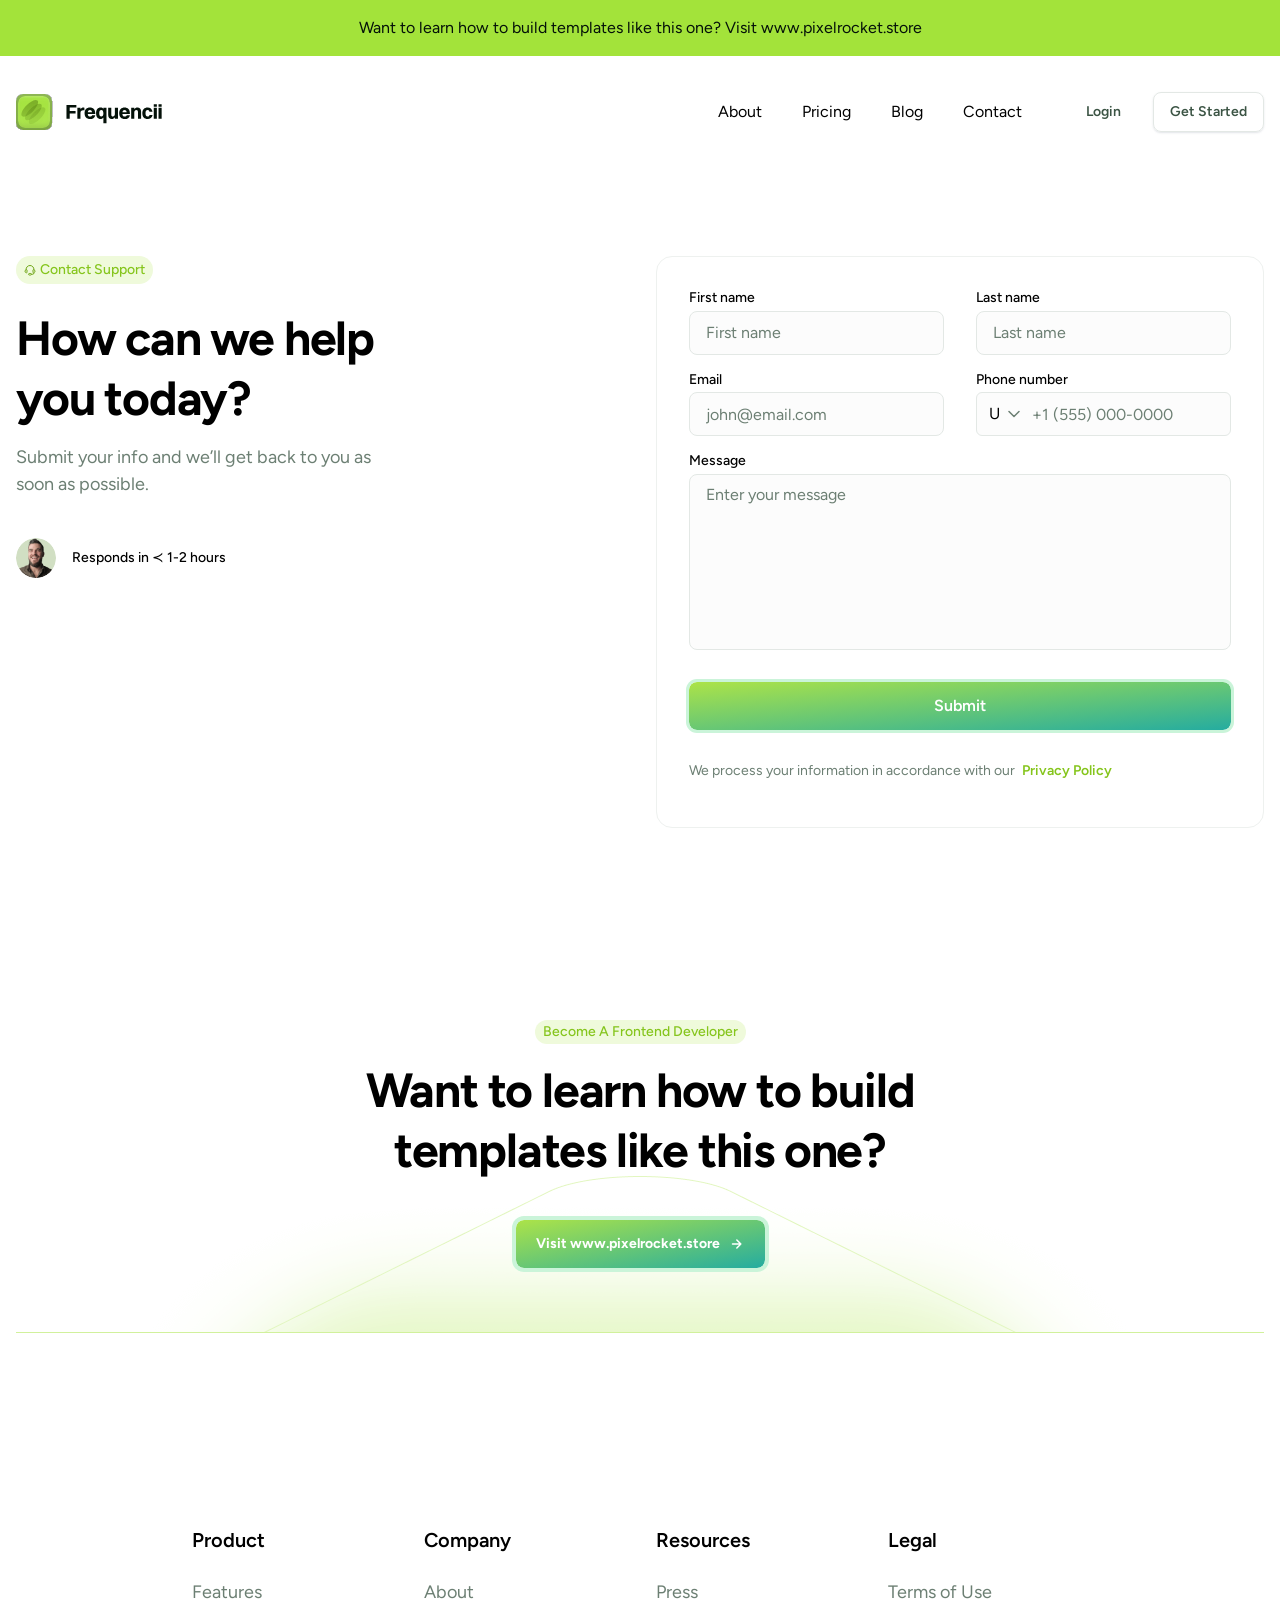
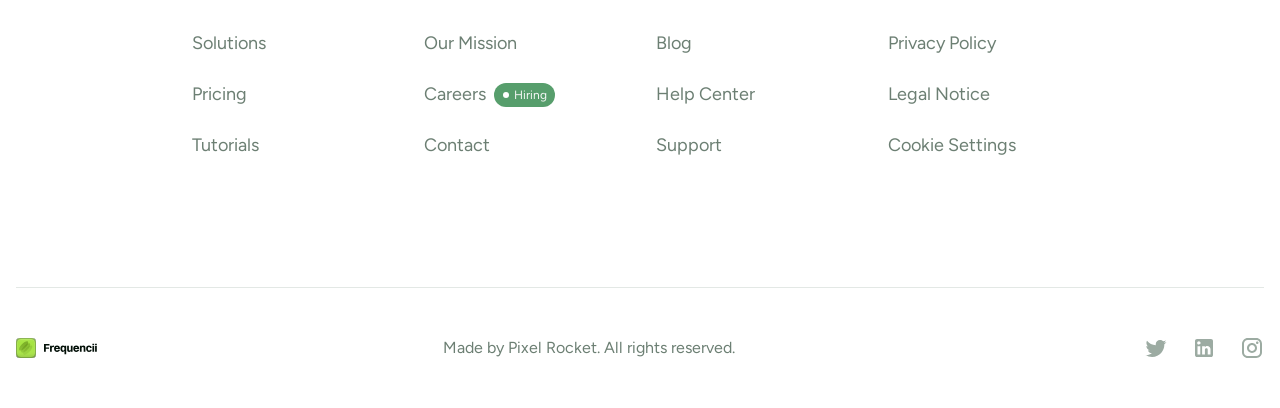
<file: full/front/contact.html>
<html lang="en">
  <head>
    <title>Visit www.pixelrocket.store to learn how to become a frontend web developer</title>
    <meta charset="utf-8"/>
    <meta name="viewport" content="width=device-width, initial-scale=1, shrink-to-fit=no"/>
    <link rel="preconnect" href="https://fonts.gstatic.com"/>
    <link href="https://fonts.googleapis.com/css2?family=Figtree:wght@400;500;600;700&amp;display=swap" rel="stylesheet"/>
    <link rel="stylesheet" href="css/tailwind/tailwind.min.css"/>
    <link rel="icon" type="image/png" sizes="32x32" href="favicon.png"/>
    <script src="js/main.js"></script>
  </head>
  <body class="antialiased bg-body text-body font-body">
    <div>
      <div>
        <p class="mb-2 py-4 text-center bg-yellowGreen-600 text-gray-900">Want to learn how to build templates like this one? Visit <a href="https://www.pixelrocket.store">www.pixelrocket.store</a></p>
      </div>
      <div>
        <div>
          <div>
            <div>
              <section>
                <nav>
                  <div class="container mx-auto px-4">
                    <div class="relative flex h-24 items-center"><a class="inline-block" href="index.html"><img class="h-9" src="images/brand.svg" alt=""/></a>
                      <button class="lg:hidden navbar-burger ml-auto flex items-center justify-center h-10 w-10 bg-gradient-to-b from-cyanGreen-800 to-cyan-800 rounded-lg">
                        <svg width="24" height="24" viewbox="0 0 24 24" fill="none" xmlns="http://www.w3.org/2000/svg">
                          <path d="M3 5H21" stroke="white" stroke-width="1.5" stroke-linecap="round" stroke-linejoin="round"></path>
                          <path d="M3 12H21" stroke="white" stroke-width="1.5" stroke-linecap="round" stroke-linejoin="round"></path>
                          <path d="M3 19H21" stroke="white" stroke-width="1.5" stroke-linecap="round" stroke-linejoin="round"></path>
                        </svg>
                      </button>
                      <div class="hidden lg:flex items-center ml-auto mr-12"><a class="inline-block hover:text-yellowGreen-700 mr-10" href="about.html">About</a><a class="inline-block hover:text-yellowGreen-700 mr-10" href="pricing.html">Pricing</a><a class="inline-block hover:text-yellowGreen-700 mr-10" href="blog.html">Blog</a><a class="inline-block hover:text-yellowGreen-700" href="contact.html">Contact</a></div>
                      <div class="hidden lg:block"><a class="inline-flex items-center justify-center h-10 mr-4 px-4 text-center leading-loose text-sm text-gray-700 hover:text-yellowGreen-700 font-semibold transition duration-200" href="login.html">Login</a><a class="inline-flex items-center justify-center h-10 px-4 text-center leading-loose text-sm text-gray-700 hover:text-yellowGreen-700 font-semibold border border-gray-200 hover:border-yellowGreen-600 shadow-sm hover:shadow-none rounded-lg transition duration-200" href="register.html">Get Started</a></div>
                    </div>
                  </div>
                </nav>
                <div class="hidden navbar-menu fixed top-0 left-0 bottom-0 w-5/6 max-w-md z-50">
                  <div class="navbar-backdrop fixed inset-0 bg-teal-800 opacity-70"></div>
                  <nav class="relative flex flex-col py-6 px-10 w-full h-full bg-white overflow-y-auto">
                    <div class="flex mb-auto items-center"><a class="inline-block mr-auto" href="#"><img class="h-10" src="images/brand.svg" alt=""/></a>                      <a class="navbar-close" href="#">
                        <svg width="24" height="24" viewbox="0 0 24 24" fill="none" xmlns="http://www.w3.org/2000/svg">
                          <path d="M6 18L18 6M6 6L18 18" stroke="#111827" stroke-width="2" stroke-linecap="round" stroke-linejoin="round"></path>
                        </svg></a></div>
                    <div class="py-12 mb-auto">
                      <ul class="flex-col">
                        <li class="mb-6"><a class="inline-block text-black" href="about.html">About</a></li>
                        <li class="mb-6"><a class="inline-block text-black" href="pricing.html">Pricing</a></li>
                        <li class="mb-6"><a class="inline-block text-black" href="blog.html">Blog</a></li>
                        <li><a class="inline-block text-black" href="contact.html">Contact</a></li>
                      </ul>
                    </div>
                    <div><a class="flex items-center justify-center h-12 mb-4 px-4 text-center text-base text-gray-700 font-semibold border border-gray-200 hover:bg-gray-100 shadow-lg rounded-lg transition duration-200" href="login.html">Login</a><a class="flex items-center justify-center h-12 px-4 text-center text-base text-white font-semibold bg-gradient-to-b from-cyanGreen-800 to-cyan-800 rounded-lg transition duration-200" href="register.html">Get Started</a></div>
                  </nav>
                </div>
              </section>
            </div>
          </div>
        </div>
      </div>
      <section class="py-12 md:py-24">
        <div class="container px-4 mx-auto">
          <div class="flex flex-wrap -mx-4">
            <div class="w-full lg:w-5/12 xl:w-1/2 px-4 mb-16 lg:mb-0">
              <div class="max-w-sm"><span class="inline-flex items-center h-7 mb-6 px-2 text-sm font-medium text-yellowGreen-700 bg-yellowGreen-200 rounded-full">
                  <svg width="12" height="12" viewbox="0 0 12 12" fill="none" xmlns="http://www.w3.org/2000/svg">
                    <path d="M10 5.5C10 3.29086 8.20914 1.5 6 1.5C3.79086 1.5 2 3.29086 2 5.5" stroke="#70A617" stroke-linecap="round" stroke-linejoin="round"></path>
                    <path d="M2.34038 8.83509L2.21268 8.80317C1.49998 8.62499 1 7.98463 1 7.25C1 6.51537 1.49998 5.87501 2.21268 5.69683L2.34038 5.66491C2.67543 5.58114 3 5.83456 3 6.17992V8.32008C3 8.66544 2.67543 8.91886 2.34038 8.83509Z" stroke="#70A617"></path>
                    <path d="M9.65962 8.83509L9.78732 8.80317C10.5 8.62499 11 7.98463 11 7.25C11 6.51537 10.5 5.87501 9.78732 5.69683L9.65962 5.66491C9.32457 5.58114 9 5.83456 9 6.17992V8.32008C9 8.66544 9.32457 8.91886 9.65962 8.83509Z" stroke="#70A617"></path>
                    <path d="M10 9V9C10 9.69036 9.44036 10.25 8.75 10.25H7.25" stroke="#70A617"></path>
                    <path d="M6.75 11H5.25C4.83579 11 4.5 10.6642 4.5 10.25C4.5 9.83579 4.83579 9.5 5.25 9.5H6.75C7.16421 9.5 7.5 9.83579 7.5 10.25C7.5 10.6642 7.16421 11 6.75 11Z" stroke="#70A617"></path>
                  </svg><span class="ml-1">Contact Support</span></span>
                <h1 class="font-heading tracking-tight text-4xl xs:text-5xl font-bold mb-4">How can we help you today?</h1>
                <p class="text-lg text-gray-500 mb-10">Submit your info and we’ll get back to you as soon as possible.</p>
                <div class="flex items-center"><img class="block w-10 h-10 rounded-full" src="frequencii-assets/blog/avatar-medium.png" alt=""/><span class="ml-4 text-sm font-medium">Responds in &pr; 1-2 hours</span></div>
              </div>
            </div>
            <div class="w-full lg:w-7/12 xl:w-1/2 px-4">
              <div class="p-8 border border-gray-100 rounded-xl">
                <form action="">
                  <div class="flex flex-wrap -mx-4 mb-8 items-center">
                    <div class="w-full md:w-1/2 px-4 mb-4">
                      <label class="block mb-1 text-sm font-medium" for="">First name</label>
                      <input class="py-2 px-4 h-11 w-full text-gray-500 placeholder-gray-500 bg-gray-50 bg-opacity-40 border border-gray-200 focus:border-yellowGreen-500 rounded-lg outline-none ring ring-transparent focus:ring-yellowGreen-500" type="text" placeholder="First name"/>
                    </div>
                    <div class="w-full md:w-1/2 px-4 mb-4">
                      <label class="block mb-1 text-sm font-medium" for="">Last name</label>
                      <input class="py-2 px-4 h-11 w-full text-gray-500 placeholder-gray-500 bg-gray-50 bg-opacity-40 border border-gray-200 focus:border-yellowGreen-500 rounded-lg outline-none ring ring-transparent focus:ring-yellowGreen-500" type="text" placeholder="Last name"/>
                    </div>
                    <div class="w-full md:w-1/2 px-4 mb-4">
                      <label class="block mb-1 text-sm font-medium" for="">Email</label>
                      <input class="py-2 px-4 h-11 w-full text-gray-500 placeholder-gray-500 bg-gray-50 bg-opacity-40 border border-gray-200 focus:border-yellowGreen-500 rounded-lg outline-none ring ring-transparent focus:ring-yellowGreen-500" type="email" placeholder="john@email.com"/>
                    </div>
                    <div class="w-full md:w-1/2 px-4 mb-4">
                      <label class="block mb-1 text-sm font-medium" for="">Phone number</label>
                      <div class="flex h-11 bg-gray-50 bg-opacity-40 border border-gray-200 rounded-md">
                        <div class="relative">
                          <select class="relative z-10 pl-3 pr-6 w-full h-full bg-transparent focus:outline-none appearance-none cursor-pointer" name="" id="">
                            <option value="">US</option>
                            <option value="">GB</option>
                            <option value="">EU</option>
                          </select>
                          <div class="absolute top-1/2 right-0 transform -translate-y-1/2">
                            <svg width="20" height="20" viewbox="0 0 20 20" fill="none" xmlns="http://www.w3.org/2000/svg">
                              <path d="M5 7.5L10 12.5L15 7.5" stroke="#6C7F73" stroke-width="1.5" stroke-linecap="round" stroke-linejoin="round"></path>
                            </svg>
                          </div>
                        </div>
                        <input class="py-2 pl-2 pr-4 h-full text-gray-500 placeholder-gray-500 border-0 bg-transparent focus:outline-none" type="text" placeholder="+1 (555) 000-0000"/>
                      </div>
                    </div>
                    <div class="w-full px-4">
                      <label class="block mb-1 text-sm font-medium" for="">Message</label>
                      <textarea class="block py-2 px-4 w-full h-44 text-gray-500 placeholder-gray-500 bg-gray-50 bg-opacity-40 border border-gray-200 focus:border-yellowGreen-500 rounded-lg outline-none ring ring-transparent focus:ring-yellowGreen-500 resize-none" placeholder="Enter your message"></textarea>
                    </div>
                  </div>
                  <button class="group relative flex items-center justify-center px-5 h-12 w-full mb-8 text-base font-semibold text-white bg-gradient-to-br from-cyanGreen-800 to-cyan-800 rounded-lg transition-all duration-300" type="submit">
                    <div class="absolute top-0 left-0 w-full h-full rounded-lg ring ring-green-300 animate-pulse group-hover:ring-0 transition duration-300"></div><span>Submit</span>
                  </button>
                  <p class="text-sm text-gray-500"><span class="mr-1">We process your information in accordance with our</span>                    <a class="inline-block font-semibold text-yellowGreen-700 hover:text-yellowGreen-600" href="#">Privacy Policy</a></p>
                </form>
              </div>
            </div>
          </div>
        </div>
      </section>
      <section class="py-12 md:py-24">
        <div class="container px-4 mx-auto">
          <div class="relative pb-16 border-b border-yellowGreen-400 overflow-hidden"><img class="absolute bottom-0 left-1/2 md:-mb-2 lg:-mb-20 transform -translate-x-1/2" src="frequencii-assets/cta/line-green-bottom.png" alt=""/><img class="absolute bottom-0 left-1/2 -mb-5 sm:-mb-10 md:-mb-16 lg:-mb-28 transform -translate-x-1/2" src="frequencii-assets/cta/light-green-bottom.png" alt=""/>
            <div class="relative max-w-sm md:max-w-xl mx-auto text-center"><span class="inline-flex items-center h-6 mb-4 px-2 text-sm font-medium text-yellowGreen-700 bg-yellowGreen-200 rounded-full">Become A Frontend Developer</span>
              <h1 class="font-heading tracking-tight text-4xl sm:text-5xl font-bold mb-10">Want to learn how to build templates like this one?</h1><a class="group relative flex xs:inline-flex items-center justify-center px-5 h-12 font-bold text-sm text-white bg-gradient-to-br from-cyanGreen-800 to-cyan-800 rounded-lg transition-all duration-300" href="https://www.pixelrocket.store">
                <div class="absolute top-0 left-0 w-full h-full rounded-lg ring-4 ring-green-300 animate-pulse group-hover:ring-0 transition duration-300"></div><span class="mr-2">Visit www.pixelrocket.store</span>                <span class="transform group-hover:translate-x-1 transition duration-200">
                  <svg width="17" height="16" viewbox="0 0 17 16" fill="none" xmlns="http://www.w3.org/2000/svg">
                    <path d="M4.5 8H12.8333M12.8333 8L8.83334 4M12.8333 8L8.83334 12" stroke="white" stroke-width="1.5" stroke-linecap="round" stroke-linejoin="round"></path>
                  </svg></span></a>
            </div>
          </div>
        </div>
      </section>
      <div>
        <div>
          <section class="py-12 md:pt-24">
            <div class="container px-4 mx-auto">
              <div class="max-w-5xl mx-auto">
                <div class="flex flex-wrap -mx-4 -mb-8">
                  <div class="w-full xs:w-1/2 md:w-1/4 px-4 mb-8">
                    <h5 class="text-xl font-semibold mb-6">Product</h5>
                    <ul>
                      <li class="mb-6"><a class="inline-block text-lg text-gray-500 hover:text-gray-900" href="#">Features</a></li>
                      <li class="mb-6"><a class="inline-block text-lg text-gray-500 hover:text-gray-900" href="#">Solutions</a></li>
                      <li class="mb-6"><a class="inline-block text-lg text-gray-500 hover:text-gray-900" href="#">Pricing</a></li>
                      <li><a class="inline-block text-lg text-gray-500 hover:text-gray-900" href="#">Tutorials</a></li>
                    </ul>
                  </div>
                  <div class="w-full xs:w-1/2 md:w-1/4 px-4 mb-8">
                    <h5 class="text-xl font-semibold mb-6">Company</h5>
                    <ul>
                      <li class="mb-6"><a class="inline-block text-lg text-gray-500 hover:text-gray-900" href="#">About</a></li>
                      <li class="mb-6"><a class="inline-block text-lg text-gray-500 hover:text-gray-900" href="#">Our Mission</a></li>
                      <li class="flex items-center mb-6"><a class="inline-block mr-2 text-lg text-gray-500 hover:text-gray-900" href="#"><span>Careers</span></a>                        <span class="inline-flex h-6 px-2 items-center text-white bg-teal-600 rounded-full">
                          <svg width="8" height="8" viewbox="0 0 8 8" fill="none" xmlns="http://www.w3.org/2000/svg">
                            <circle cx="4" cy="4" r="3" fill="white"></circle>
                          </svg><span class="ml-1 text-xs text-gray-50">Hiring</span></span></li>
                      <li><a class="inline-block text-lg text-gray-500 hover:text-gray-900" href="#">Contact</a></li>
                    </ul>
                  </div>
                  <div class="w-full xs:w-1/2 md:w-1/4 px-4 mb-8">
                    <h5 class="text-xl font-semibold mb-6">Resources</h5>
                    <ul>
                      <li class="mb-6"><a class="inline-block text-lg text-gray-500 hover:text-gray-900" href="#">Press</a></li>
                      <li class="mb-6"><a class="inline-block text-lg text-gray-500 hover:text-gray-900" href="#">Blog</a></li>
                      <li class="mb-6"><a class="inline-block text-lg text-gray-500 hover:text-gray-900" href="#">Help Center</a></li>
                      <li><a class="inline-block text-lg text-gray-500 hover:text-gray-900" href="#">Support</a></li>
                    </ul>
                  </div>
                  <div class="w-full xs:w-1/2 md:w-1/4 px-4 mb-8">
                    <h5 class="text-xl font-semibold mb-6">Legal</h5>
                    <ul>
                      <li class="mb-6"><a class="inline-block text-lg text-gray-500 hover:text-gray-900" href="#">Terms of Use</a></li>
                      <li class="mb-6"><a class="inline-block text-lg text-gray-500 hover:text-gray-900" href="#">Privacy Policy</a></li>
                      <li class="mb-6"><a class="inline-block text-lg text-gray-500 hover:text-gray-900" href="#">Legal Notice</a></li>
                      <li><a class="inline-block text-lg text-gray-500 hover:text-gray-900" href="#">Cookie Settings</a></li>
                    </ul>
                  </div>
                </div>
              </div>
              <div class="mt-32 pt-12 border-t border-gray-200">
                <div class="flex flex-wrap items-center -mx-4">
                  <div class="w-full lg:w-1/3 px-4"><img src="images/brand.svg" alt=""/></div>
                  <div class="w-full lg:w-1/3 px-4">
                    <p class="text-gray-500">Made by <a href="https//www.pixelrocket.store">Pixel Rocket</a>. All rights reserved.</p>
                  </div>
                  <div class="w-full lg:w-1/3 px-4">
                    <div class="flex items-center justify-end"><a class="inline-flex mr-6 text-gray-400 hover:text-yellowGreen-700 items-center justify-center transition duration-200" href="#">
                        <svg width="24" height="24" viewbox="0 0 24 24" fill="none" xmlns="http://www.w3.org/2000/svg">
                          <path d="M22.46 6C21.69 6.35 20.86 6.58 20 6.69C20.88 6.16 21.56 5.32 21.88 4.31C21.05 4.81 20.13 5.16 19.16 5.36C18.37 4.5 17.26 4 16 4C13.65 4 11.73 5.92 11.73 8.29C11.73 8.63 11.77 8.96 11.84 9.27C8.28004 9.09 5.11004 7.38 3.00004 4.79C2.63004 5.42 2.42004 6.16 2.42004 6.94C2.42004 8.43 3.17004 9.75 4.33004 10.5C3.62004 10.5 2.96004 10.3 2.38004 10V10.03C2.38004 12.11 3.86004 13.85 5.82004 14.24C5.19077 14.4122 4.53013 14.4362 3.89004 14.31C4.16165 15.1625 4.69358 15.9084 5.41106 16.4429C6.12854 16.9775 6.99549 17.2737 7.89004 17.29C6.37367 18.4904 4.49404 19.1393 2.56004 19.13C2.22004 19.13 1.88004 19.11 1.54004 19.07C3.44004 20.29 5.70004 21 8.12004 21C16 21 20.33 14.46 20.33 8.79C20.33 8.6 20.33 8.42 20.32 8.23C21.16 7.63 21.88 6.87 22.46 6Z" fill="currentColor"></path>
                        </svg></a>                      <a class="inline-flex mr-6 text-gray-400 hover:text-yellowGreen-700 items-center justify-center transition duration-200" href="#">
                        <svg width="24" height="24" viewbox="0 0 24 24" fill="none" xmlns="http://www.w3.org/2000/svg">
                          <path d="M19 3C19.5304 3 20.0391 3.21071 20.4142 3.58579C20.7893 3.96086 21 4.46957 21 5V19C21 19.5304 20.7893 20.0391 20.4142 20.4142C20.0391 20.7893 19.5304 21 19 21H5C4.46957 21 3.96086 20.7893 3.58579 20.4142C3.21071 20.0391 3 19.5304 3 19V5C3 4.46957 3.21071 3.96086 3.58579 3.58579C3.96086 3.21071 4.46957 3 5 3H19ZM18.5 18.5V13.2C18.5 12.3354 18.1565 11.5062 17.5452 10.8948C16.9338 10.2835 16.1046 9.94 15.24 9.94C14.39 9.94 13.4 10.46 12.92 11.24V10.13H10.13V18.5H12.92V13.57C12.92 12.8 13.54 12.17 14.31 12.17C14.6813 12.17 15.0374 12.3175 15.2999 12.5801C15.5625 12.8426 15.71 13.1987 15.71 13.57V18.5H18.5ZM6.88 8.56C7.32556 8.56 7.75288 8.383 8.06794 8.06794C8.383 7.75288 8.56 7.32556 8.56 6.88C8.56 5.95 7.81 5.19 6.88 5.19C6.43178 5.19 6.00193 5.36805 5.68499 5.68499C5.36805 6.00193 5.19 6.43178 5.19 6.88C5.19 7.81 5.95 8.56 6.88 8.56ZM8.27 18.5V10.13H5.5V18.5H8.27Z" fill="currentColor"></path>
                        </svg></a>                      <a class="inline-flex text-gray-400 hover:text-yellowGreen-700 items-center justify-center transition duration-200" href="#">
                        <svg width="24" height="24" viewbox="0 0 24 24" fill="none" xmlns="http://www.w3.org/2000/svg">
                          <path d="M7.8 2H16.2C19.4 2 22 4.6 22 7.8V16.2C22 17.7383 21.3889 19.2135 20.3012 20.3012C19.2135 21.3889 17.7383 22 16.2 22H7.8C4.6 22 2 19.4 2 16.2V7.8C2 6.26174 2.61107 4.78649 3.69878 3.69878C4.78649 2.61107 6.26174 2 7.8 2ZM7.6 4C6.64522 4 5.72955 4.37928 5.05442 5.05442C4.37928 5.72955 4 6.64522 4 7.6V16.4C4 18.39 5.61 20 7.6 20H16.4C17.3548 20 18.2705 19.6207 18.9456 18.9456C19.6207 18.2705 20 17.3548 20 16.4V7.6C20 5.61 18.39 4 16.4 4H7.6ZM17.25 5.5C17.5815 5.5 17.8995 5.6317 18.1339 5.86612C18.3683 6.10054 18.5 6.41848 18.5 6.75C18.5 7.08152 18.3683 7.39946 18.1339 7.63388C17.8995 7.8683 17.5815 8 17.25 8C16.9185 8 16.6005 7.8683 16.3661 7.63388C16.1317 7.39946 16 7.08152 16 6.75C16 6.41848 16.1317 6.10054 16.3661 5.86612C16.6005 5.6317 16.9185 5.5 17.25 5.5ZM12 7C13.3261 7 14.5979 7.52678 15.5355 8.46447C16.4732 9.40215 17 10.6739 17 12C17 13.3261 16.4732 14.5979 15.5355 15.5355C14.5979 16.4732 13.3261 17 12 17C10.6739 17 9.40215 16.4732 8.46447 15.5355C7.52678 14.5979 7 13.3261 7 12C7 10.6739 7.52678 9.40215 8.46447 8.46447C9.40215 7.52678 10.6739 7 12 7ZM12 9C11.2044 9 10.4413 9.31607 9.87868 9.87868C9.31607 10.4413 9 11.2044 9 12C9 12.7956 9.31607 13.5587 9.87868 14.1213C10.4413 14.6839 11.2044 15 12 15C12.7956 15 13.5587 14.6839 14.1213 14.1213C14.6839 13.5587 15 12.7956 15 12C15 11.2044 14.6839 10.4413 14.1213 9.87868C13.5587 9.31607 12.7956 9 12 9Z" fill="currentColor"></path>
                        </svg></a></div>
                  </div>
                </div>
              </div>
            </div>
          </section>
        </div>
      </div>
    </div>
  </body>
</html>
</file>
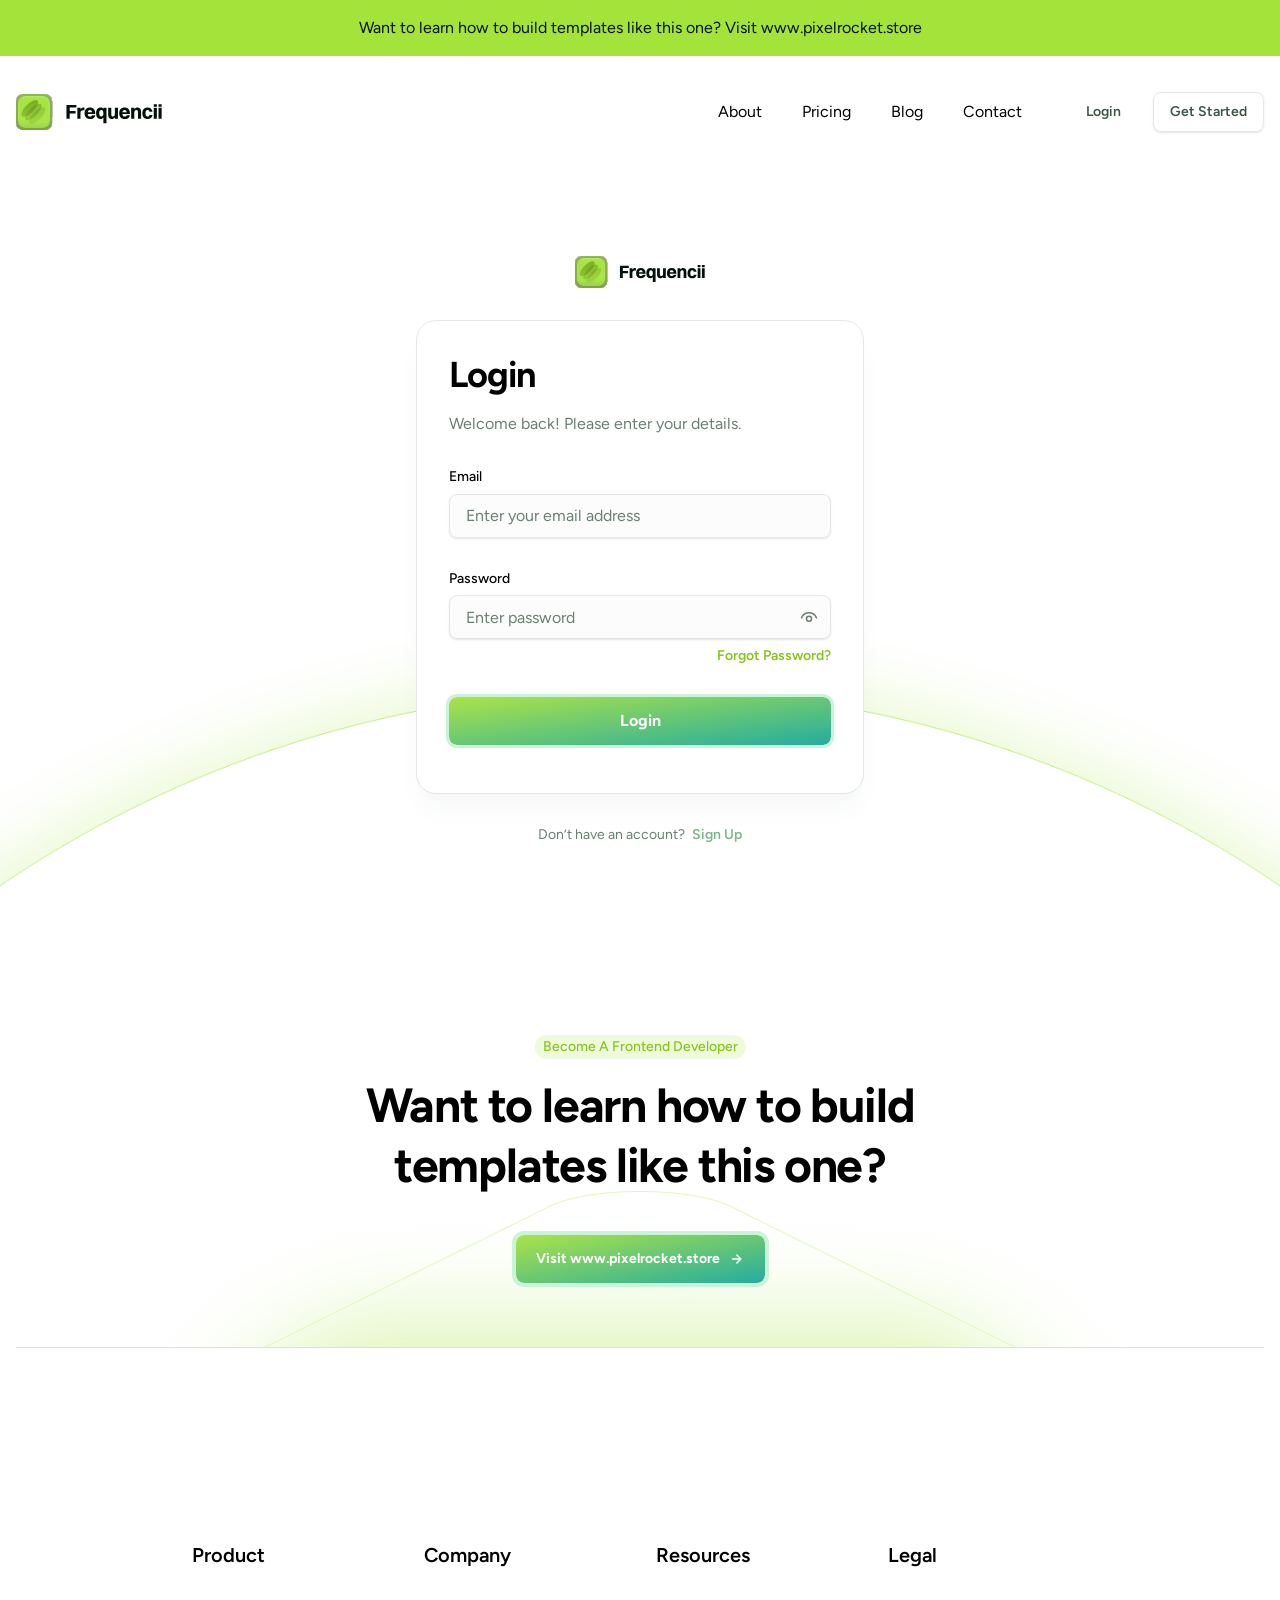
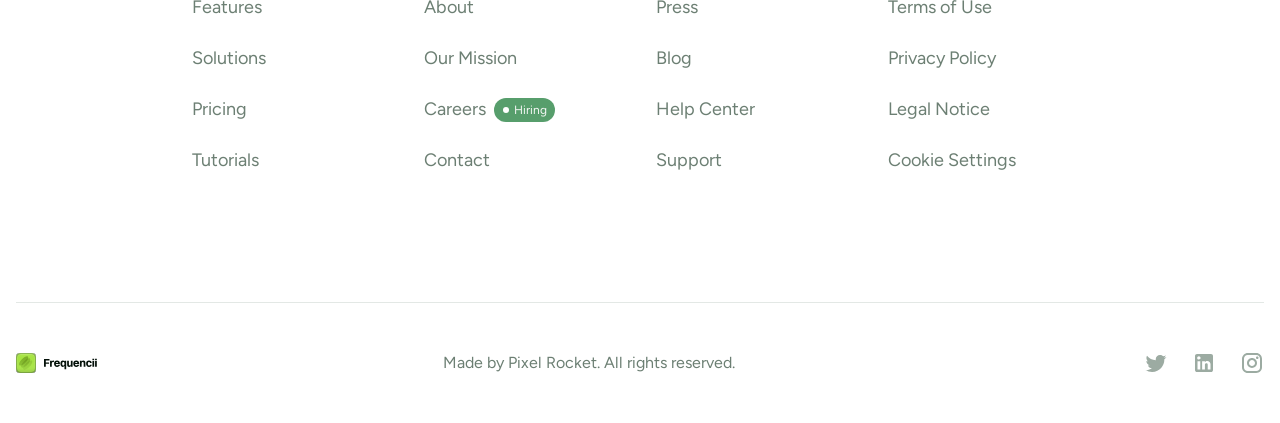
<file: full/front/login.html>
<html lang="en">
  <head>
    <title>Visit www.pixelrocket.store to learn how to become a frontend web developer</title>
    <meta charset="utf-8"/>
    <meta name="viewport" content="width=device-width, initial-scale=1, shrink-to-fit=no"/>
    <link rel="preconnect" href="https://fonts.gstatic.com"/>
    <link href="https://fonts.googleapis.com/css2?family=Figtree:wght@400;500;600;700&amp;display=swap" rel="stylesheet"/>
    <link rel="stylesheet" href="css/tailwind/tailwind.min.css"/>
    <link rel="icon" type="image/png" sizes="32x32" href="favicon.png"/>
    <script src="js/main.js"></script>
  </head>
  <body class="antialiased bg-body text-body font-body">
    <div>
      <div>
        <p class="mb-2 py-4 text-center bg-yellowGreen-600 text-gray-900">Want to learn how to build templates like this one? Visit <a href="https://www.pixelrocket.store">www.pixelrocket.store</a></p>
      </div>
      <div>
        <div>
          <div>
            <div>
              <section>
                <nav>
                  <div class="container mx-auto px-4">
                    <div class="relative flex h-24 items-center"><a class="inline-block" href="index.html"><img class="h-9" src="images/brand.svg" alt=""/></a>
                      <button class="lg:hidden navbar-burger ml-auto flex items-center justify-center h-10 w-10 bg-gradient-to-b from-cyanGreen-800 to-cyan-800 rounded-lg">
                        <svg width="24" height="24" viewbox="0 0 24 24" fill="none" xmlns="http://www.w3.org/2000/svg">
                          <path d="M3 5H21" stroke="white" stroke-width="1.5" stroke-linecap="round" stroke-linejoin="round"></path>
                          <path d="M3 12H21" stroke="white" stroke-width="1.5" stroke-linecap="round" stroke-linejoin="round"></path>
                          <path d="M3 19H21" stroke="white" stroke-width="1.5" stroke-linecap="round" stroke-linejoin="round"></path>
                        </svg>
                      </button>
                      <div class="hidden lg:flex items-center ml-auto mr-12"><a class="inline-block hover:text-yellowGreen-700 mr-10" href="about.html">About</a><a class="inline-block hover:text-yellowGreen-700 mr-10" href="pricing.html">Pricing</a><a class="inline-block hover:text-yellowGreen-700 mr-10" href="blog.html">Blog</a><a class="inline-block hover:text-yellowGreen-700" href="contact.html">Contact</a></div>
                      <div class="hidden lg:block"><a class="inline-flex items-center justify-center h-10 mr-4 px-4 text-center leading-loose text-sm text-gray-700 hover:text-yellowGreen-700 font-semibold transition duration-200" href="login.html">Login</a><a class="inline-flex items-center justify-center h-10 px-4 text-center leading-loose text-sm text-gray-700 hover:text-yellowGreen-700 font-semibold border border-gray-200 hover:border-yellowGreen-600 shadow-sm hover:shadow-none rounded-lg transition duration-200" href="register.html">Get Started</a></div>
                    </div>
                  </div>
                </nav>
                <div class="hidden navbar-menu fixed top-0 left-0 bottom-0 w-5/6 max-w-md z-50">
                  <div class="navbar-backdrop fixed inset-0 bg-teal-800 opacity-70"></div>
                  <nav class="relative flex flex-col py-6 px-10 w-full h-full bg-white overflow-y-auto">
                    <div class="flex mb-auto items-center"><a class="inline-block mr-auto" href="#"><img class="h-10" src="images/brand.svg" alt=""/></a>                      <a class="navbar-close" href="#">
                        <svg width="24" height="24" viewbox="0 0 24 24" fill="none" xmlns="http://www.w3.org/2000/svg">
                          <path d="M6 18L18 6M6 6L18 18" stroke="#111827" stroke-width="2" stroke-linecap="round" stroke-linejoin="round"></path>
                        </svg></a></div>
                    <div class="py-12 mb-auto">
                      <ul class="flex-col">
                        <li class="mb-6"><a class="inline-block text-black" href="about.html">About</a></li>
                        <li class="mb-6"><a class="inline-block text-black" href="pricing.html">Pricing</a></li>
                        <li class="mb-6"><a class="inline-block text-black" href="blog.html">Blog</a></li>
                        <li><a class="inline-block text-black" href="contact.html">Contact</a></li>
                      </ul>
                    </div>
                    <div><a class="flex items-center justify-center h-12 mb-4 px-4 text-center text-base text-gray-700 font-semibold border border-gray-200 hover:bg-gray-100 shadow-lg rounded-lg transition duration-200" href="login.html">Login</a><a class="flex items-center justify-center h-12 px-4 text-center text-base text-white font-semibold bg-gradient-to-b from-cyanGreen-800 to-cyan-800 rounded-lg transition duration-200" href="register.html">Get Started</a></div>
                  </nav>
                </div>
              </section>
            </div>
          </div>
        </div>
      </div>
      <section class="relative py-12 md:py-24 overflow-hidden"><img class="absolute bottom-0 left-0 w-full xl:-mb-24" src="frequencii-assets/sign-up/eclipse-light-green.png" alt=""/>
        <div class="relative container px-4 mx-auto">
          <div>
            <div class="text-center"><a class="inline-block mx-auto mb-8" href="#"><img class="h-8" src="images/brand.svg" alt=""/></a></div>
            <div class="max-w-md p-8 mb-8 mx-auto bg-white border border-gray-200 rounded-2xl shadow-lg">
              <h3 class="font-heading tracking-tight text-4xl font-bold mb-4">Login</h3>
              <p class="text-gray-500 mb-8">Welcome back! Please enter your details.</p>
              <form action="">
                <div class="mb-8">
                  <label class="block mb-2 text-sm font-medium" for="">Email</label>
                  <input class="py-2 px-4 h-11 w-full text-gray-500 placeholder-gray-500 bg-gray-50 bg-opacity-40 border border-gray-200 focus:border-yellowGreen-500 rounded-lg shadow-sm outline-none ring ring-transparent focus:ring-yellowGreen-500" type="email" placeholder="Enter your email address"/>
                </div>
                <div class="mb-2">
                  <label class="block mb-2 text-sm font-medium" for="">Password</label>
                  <div class="relative">
                    <input class="relative py-2 px-4 h-11 w-full text-gray-500 placeholder-gray-500 bg-gray-50 bg-opacity-40 border border-gray-200 focus:border-yellowGreen-500 rounded-lg shadow-sm outline-none ring ring-transparent focus:ring-yellowGreen-500" type="password" placeholder="Enter password"/>
                    <button class="absolute top-1/2 right-0 mr-3 transform -translate-y-1/2 inline-block focus:outline-none text-gray-500 hover:text-yellowGreen-600">
                      <svg width="20" height="20" viewbox="0 0 20 20" fill="none" xmlns="http://www.w3.org/2000/svg">
                        <path d="M2.5 10.8334C5.5 4.16671 14.5 4.16671 17.5 10.8334" stroke="currentColor" stroke-width="1.5" stroke-linecap="round" stroke-linejoin="round"></path>
                        <path d="M10 14.1666C8.61929 14.1666 7.5 13.0473 7.5 11.6666C7.5 10.2859 8.61929 9.16663 10 9.16663C11.3807 9.16663 12.5 10.2859 12.5 11.6666C12.5 13.0473 11.3807 14.1666 10 14.1666Z" stroke="currentColor" stroke-width="1.5" stroke-linecap="round" stroke-linejoin="round"></path>
                      </svg>
                    </button>
                  </div>
                </div>
                <div class="text-right mb-8"><a class="inline-block text-sm font-semibold text-yellowGreen-700 hover:text-yellowGreen-600" href="#">Forgot Password?</a></div>
                <button class="group relative flex items-center justify-center px-5 h-12 w-full font-bold text-white bg-gradient-to-br from-cyanGreen-800 to-cyan-800 rounded-lg transition-all duration-300 focus:outline-none" type="submit">
                  <div class="absolute top-0 left-0 w-full h-full rounded-lg ring ring-green-300 animate-pulse group-hover:ring-0 transition duration-300"></div><span>Login</span>
                </button>
              </form>
            </div>
            <div class="text-center">
              <p class="text-sm"><span class="mr-1 text-gray-500">Don’t have an account?</span>                <a class="inline-block text-teal-500 hover:text-yellowGreen-600 font-semibold" href="#">Sign Up</a></p>
            </div>
          </div>
        </div>
      </section>
      <section class="py-12 md:py-24">
        <div class="container px-4 mx-auto">
          <div class="relative pb-16 border-b border-yellowGreen-400 overflow-hidden"><img class="absolute bottom-0 left-1/2 md:-mb-2 lg:-mb-20 transform -translate-x-1/2" src="frequencii-assets/cta/line-green-bottom.png" alt=""/><img class="absolute bottom-0 left-1/2 -mb-5 sm:-mb-10 md:-mb-16 lg:-mb-28 transform -translate-x-1/2" src="frequencii-assets/cta/light-green-bottom.png" alt=""/>
            <div class="relative max-w-sm md:max-w-xl mx-auto text-center"><span class="inline-flex items-center h-6 mb-4 px-2 text-sm font-medium text-yellowGreen-700 bg-yellowGreen-200 rounded-full">Become A Frontend Developer</span>
              <h1 class="font-heading tracking-tight text-4xl sm:text-5xl font-bold mb-10">Want to learn how to build templates like this one?</h1><a class="group relative flex xs:inline-flex items-center justify-center px-5 h-12 font-bold text-sm text-white bg-gradient-to-br from-cyanGreen-800 to-cyan-800 rounded-lg transition-all duration-300" href="https://www.pixelrocket.store">
                <div class="absolute top-0 left-0 w-full h-full rounded-lg ring-4 ring-green-300 animate-pulse group-hover:ring-0 transition duration-300"></div><span class="mr-2">Visit www.pixelrocket.store</span>                <span class="transform group-hover:translate-x-1 transition duration-200">
                  <svg width="17" height="16" viewbox="0 0 17 16" fill="none" xmlns="http://www.w3.org/2000/svg">
                    <path d="M4.5 8H12.8333M12.8333 8L8.83334 4M12.8333 8L8.83334 12" stroke="white" stroke-width="1.5" stroke-linecap="round" stroke-linejoin="round"></path>
                  </svg></span></a>
            </div>
          </div>
        </div>
      </section>
      <div>
        <div>
          <section class="py-12 md:pt-24">
            <div class="container px-4 mx-auto">
              <div class="max-w-5xl mx-auto">
                <div class="flex flex-wrap -mx-4 -mb-8">
                  <div class="w-full xs:w-1/2 md:w-1/4 px-4 mb-8">
                    <h5 class="text-xl font-semibold mb-6">Product</h5>
                    <ul>
                      <li class="mb-6"><a class="inline-block text-lg text-gray-500 hover:text-gray-900" href="#">Features</a></li>
                      <li class="mb-6"><a class="inline-block text-lg text-gray-500 hover:text-gray-900" href="#">Solutions</a></li>
                      <li class="mb-6"><a class="inline-block text-lg text-gray-500 hover:text-gray-900" href="#">Pricing</a></li>
                      <li><a class="inline-block text-lg text-gray-500 hover:text-gray-900" href="#">Tutorials</a></li>
                    </ul>
                  </div>
                  <div class="w-full xs:w-1/2 md:w-1/4 px-4 mb-8">
                    <h5 class="text-xl font-semibold mb-6">Company</h5>
                    <ul>
                      <li class="mb-6"><a class="inline-block text-lg text-gray-500 hover:text-gray-900" href="#">About</a></li>
                      <li class="mb-6"><a class="inline-block text-lg text-gray-500 hover:text-gray-900" href="#">Our Mission</a></li>
                      <li class="flex items-center mb-6"><a class="inline-block mr-2 text-lg text-gray-500 hover:text-gray-900" href="#"><span>Careers</span></a>                        <span class="inline-flex h-6 px-2 items-center text-white bg-teal-600 rounded-full">
                          <svg width="8" height="8" viewbox="0 0 8 8" fill="none" xmlns="http://www.w3.org/2000/svg">
                            <circle cx="4" cy="4" r="3" fill="white"></circle>
                          </svg><span class="ml-1 text-xs text-gray-50">Hiring</span></span></li>
                      <li><a class="inline-block text-lg text-gray-500 hover:text-gray-900" href="#">Contact</a></li>
                    </ul>
                  </div>
                  <div class="w-full xs:w-1/2 md:w-1/4 px-4 mb-8">
                    <h5 class="text-xl font-semibold mb-6">Resources</h5>
                    <ul>
                      <li class="mb-6"><a class="inline-block text-lg text-gray-500 hover:text-gray-900" href="#">Press</a></li>
                      <li class="mb-6"><a class="inline-block text-lg text-gray-500 hover:text-gray-900" href="#">Blog</a></li>
                      <li class="mb-6"><a class="inline-block text-lg text-gray-500 hover:text-gray-900" href="#">Help Center</a></li>
                      <li><a class="inline-block text-lg text-gray-500 hover:text-gray-900" href="#">Support</a></li>
                    </ul>
                  </div>
                  <div class="w-full xs:w-1/2 md:w-1/4 px-4 mb-8">
                    <h5 class="text-xl font-semibold mb-6">Legal</h5>
                    <ul>
                      <li class="mb-6"><a class="inline-block text-lg text-gray-500 hover:text-gray-900" href="#">Terms of Use</a></li>
                      <li class="mb-6"><a class="inline-block text-lg text-gray-500 hover:text-gray-900" href="#">Privacy Policy</a></li>
                      <li class="mb-6"><a class="inline-block text-lg text-gray-500 hover:text-gray-900" href="#">Legal Notice</a></li>
                      <li><a class="inline-block text-lg text-gray-500 hover:text-gray-900" href="#">Cookie Settings</a></li>
                    </ul>
                  </div>
                </div>
              </div>
              <div class="mt-32 pt-12 border-t border-gray-200">
                <div class="flex flex-wrap items-center -mx-4">
                  <div class="w-full lg:w-1/3 px-4"><img src="images/brand.svg" alt=""/></div>
                  <div class="w-full lg:w-1/3 px-4">
                    <p class="text-gray-500">Made by <a href="https//www.pixelrocket.store">Pixel Rocket</a>. All rights reserved.</p>
                  </div>
                  <div class="w-full lg:w-1/3 px-4">
                    <div class="flex items-center justify-end"><a class="inline-flex mr-6 text-gray-400 hover:text-yellowGreen-700 items-center justify-center transition duration-200" href="#">
                        <svg width="24" height="24" viewbox="0 0 24 24" fill="none" xmlns="http://www.w3.org/2000/svg">
                          <path d="M22.46 6C21.69 6.35 20.86 6.58 20 6.69C20.88 6.16 21.56 5.32 21.88 4.31C21.05 4.81 20.13 5.16 19.16 5.36C18.37 4.5 17.26 4 16 4C13.65 4 11.73 5.92 11.73 8.29C11.73 8.63 11.77 8.96 11.84 9.27C8.28004 9.09 5.11004 7.38 3.00004 4.79C2.63004 5.42 2.42004 6.16 2.42004 6.94C2.42004 8.43 3.17004 9.75 4.33004 10.5C3.62004 10.5 2.96004 10.3 2.38004 10V10.03C2.38004 12.11 3.86004 13.85 5.82004 14.24C5.19077 14.4122 4.53013 14.4362 3.89004 14.31C4.16165 15.1625 4.69358 15.9084 5.41106 16.4429C6.12854 16.9775 6.99549 17.2737 7.89004 17.29C6.37367 18.4904 4.49404 19.1393 2.56004 19.13C2.22004 19.13 1.88004 19.11 1.54004 19.07C3.44004 20.29 5.70004 21 8.12004 21C16 21 20.33 14.46 20.33 8.79C20.33 8.6 20.33 8.42 20.32 8.23C21.16 7.63 21.88 6.87 22.46 6Z" fill="currentColor"></path>
                        </svg></a>                      <a class="inline-flex mr-6 text-gray-400 hover:text-yellowGreen-700 items-center justify-center transition duration-200" href="#">
                        <svg width="24" height="24" viewbox="0 0 24 24" fill="none" xmlns="http://www.w3.org/2000/svg">
                          <path d="M19 3C19.5304 3 20.0391 3.21071 20.4142 3.58579C20.7893 3.96086 21 4.46957 21 5V19C21 19.5304 20.7893 20.0391 20.4142 20.4142C20.0391 20.7893 19.5304 21 19 21H5C4.46957 21 3.96086 20.7893 3.58579 20.4142C3.21071 20.0391 3 19.5304 3 19V5C3 4.46957 3.21071 3.96086 3.58579 3.58579C3.96086 3.21071 4.46957 3 5 3H19ZM18.5 18.5V13.2C18.5 12.3354 18.1565 11.5062 17.5452 10.8948C16.9338 10.2835 16.1046 9.94 15.24 9.94C14.39 9.94 13.4 10.46 12.92 11.24V10.13H10.13V18.5H12.92V13.57C12.92 12.8 13.54 12.17 14.31 12.17C14.6813 12.17 15.0374 12.3175 15.2999 12.5801C15.5625 12.8426 15.71 13.1987 15.71 13.57V18.5H18.5ZM6.88 8.56C7.32556 8.56 7.75288 8.383 8.06794 8.06794C8.383 7.75288 8.56 7.32556 8.56 6.88C8.56 5.95 7.81 5.19 6.88 5.19C6.43178 5.19 6.00193 5.36805 5.68499 5.68499C5.36805 6.00193 5.19 6.43178 5.19 6.88C5.19 7.81 5.95 8.56 6.88 8.56ZM8.27 18.5V10.13H5.5V18.5H8.27Z" fill="currentColor"></path>
                        </svg></a>                      <a class="inline-flex text-gray-400 hover:text-yellowGreen-700 items-center justify-center transition duration-200" href="#">
                        <svg width="24" height="24" viewbox="0 0 24 24" fill="none" xmlns="http://www.w3.org/2000/svg">
                          <path d="M7.8 2H16.2C19.4 2 22 4.6 22 7.8V16.2C22 17.7383 21.3889 19.2135 20.3012 20.3012C19.2135 21.3889 17.7383 22 16.2 22H7.8C4.6 22 2 19.4 2 16.2V7.8C2 6.26174 2.61107 4.78649 3.69878 3.69878C4.78649 2.61107 6.26174 2 7.8 2ZM7.6 4C6.64522 4 5.72955 4.37928 5.05442 5.05442C4.37928 5.72955 4 6.64522 4 7.6V16.4C4 18.39 5.61 20 7.6 20H16.4C17.3548 20 18.2705 19.6207 18.9456 18.9456C19.6207 18.2705 20 17.3548 20 16.4V7.6C20 5.61 18.39 4 16.4 4H7.6ZM17.25 5.5C17.5815 5.5 17.8995 5.6317 18.1339 5.86612C18.3683 6.10054 18.5 6.41848 18.5 6.75C18.5 7.08152 18.3683 7.39946 18.1339 7.63388C17.8995 7.8683 17.5815 8 17.25 8C16.9185 8 16.6005 7.8683 16.3661 7.63388C16.1317 7.39946 16 7.08152 16 6.75C16 6.41848 16.1317 6.10054 16.3661 5.86612C16.6005 5.6317 16.9185 5.5 17.25 5.5ZM12 7C13.3261 7 14.5979 7.52678 15.5355 8.46447C16.4732 9.40215 17 10.6739 17 12C17 13.3261 16.4732 14.5979 15.5355 15.5355C14.5979 16.4732 13.3261 17 12 17C10.6739 17 9.40215 16.4732 8.46447 15.5355C7.52678 14.5979 7 13.3261 7 12C7 10.6739 7.52678 9.40215 8.46447 8.46447C9.40215 7.52678 10.6739 7 12 7ZM12 9C11.2044 9 10.4413 9.31607 9.87868 9.87868C9.31607 10.4413 9 11.2044 9 12C9 12.7956 9.31607 13.5587 9.87868 14.1213C10.4413 14.6839 11.2044 15 12 15C12.7956 15 13.5587 14.6839 14.1213 14.1213C14.6839 13.5587 15 12.7956 15 12C15 11.2044 14.6839 10.4413 14.1213 9.87868C13.5587 9.31607 12.7956 9 12 9Z" fill="currentColor"></path>
                        </svg></a></div>
                  </div>
                </div>
              </div>
            </div>
          </section>
        </div>
      </div>
    </div>
  </body>
</html>
</file>
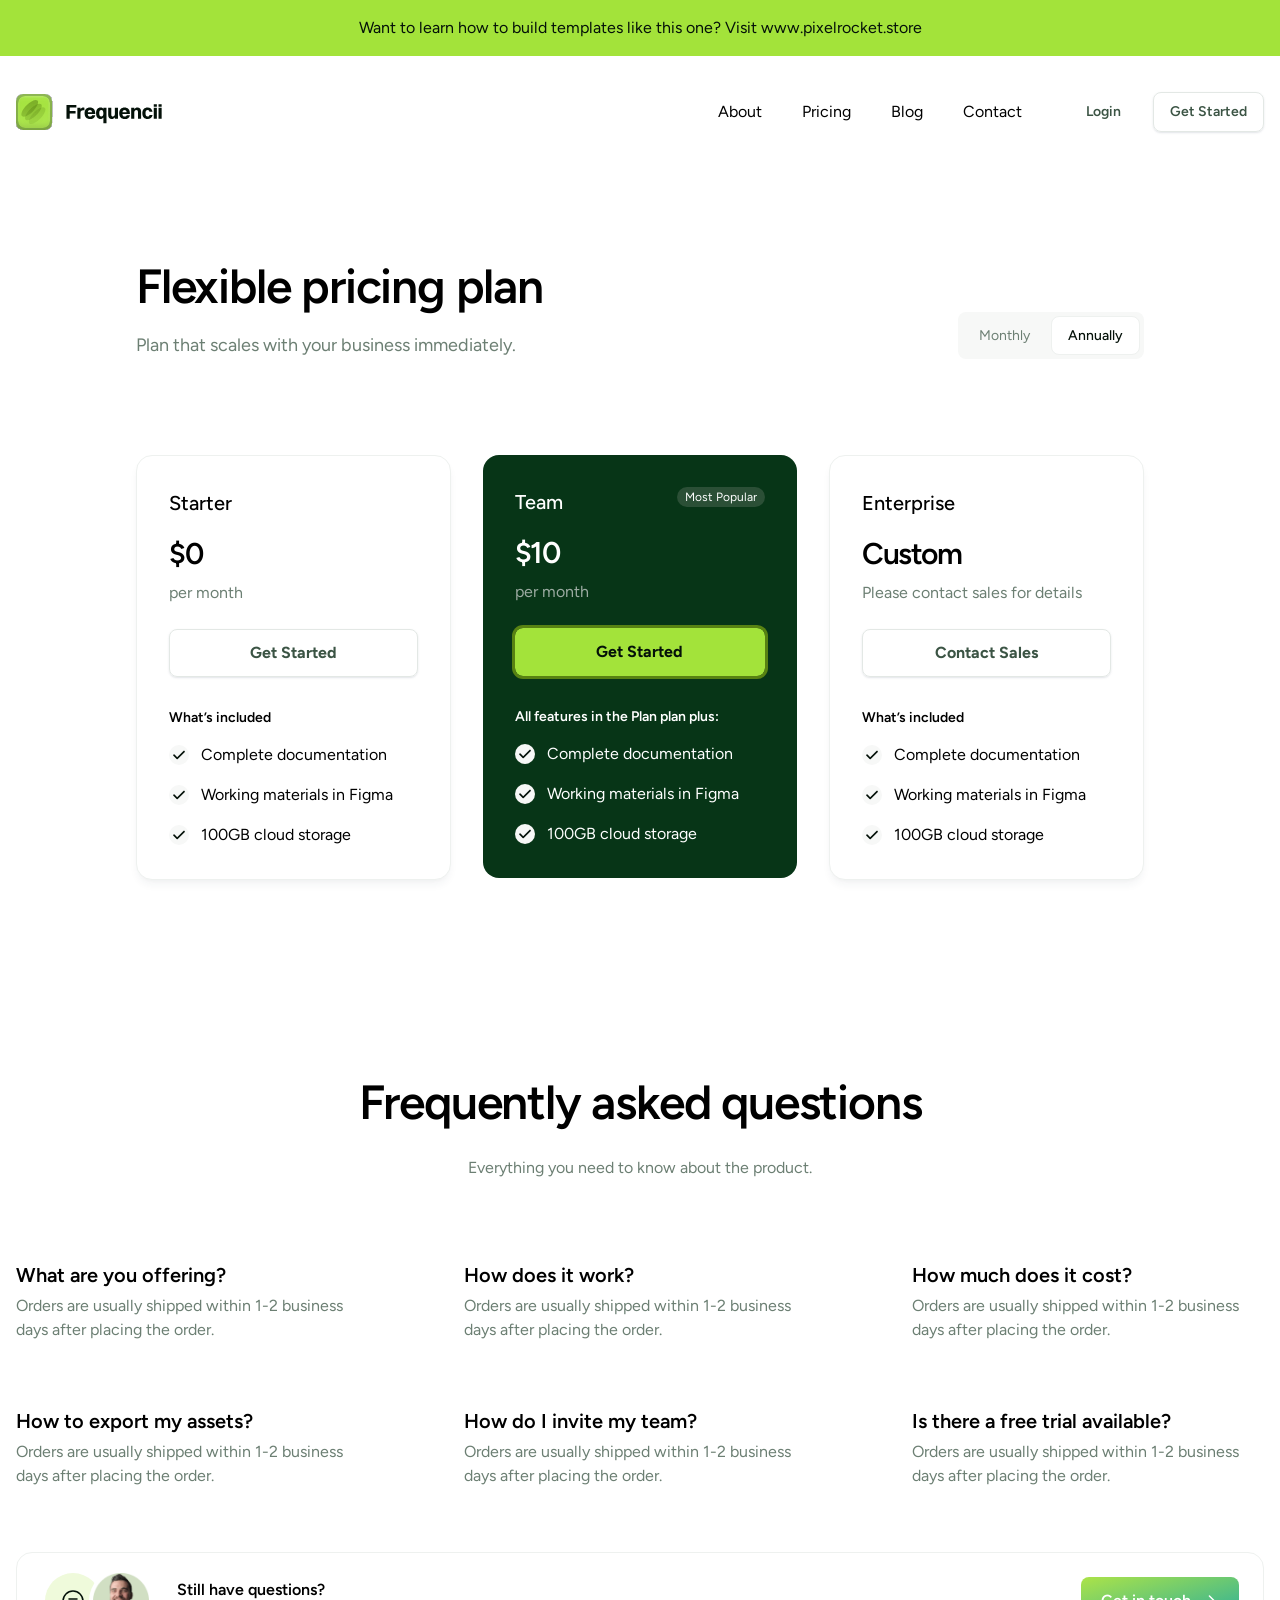
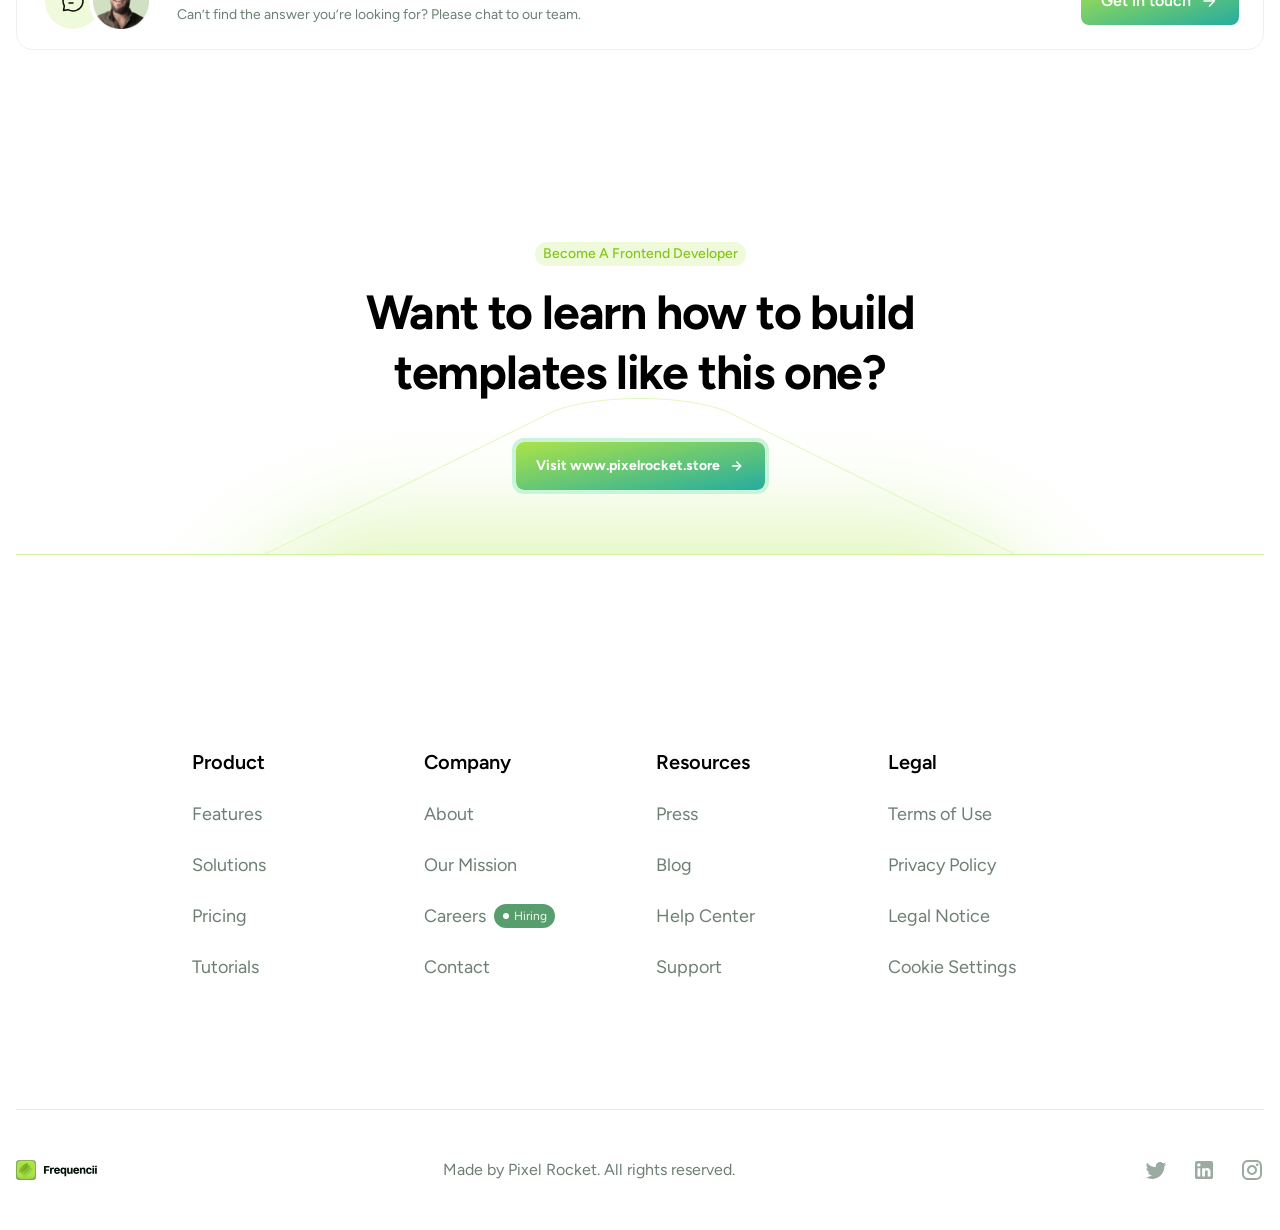
<file: full/front/pricing.html>
<html lang="en">
  <head>
    <title>Visit www.pixelrocket.store to learn how to become a frontend web developer</title>
    <meta charset="utf-8"/>
    <meta name="viewport" content="width=device-width, initial-scale=1, shrink-to-fit=no"/>
    <link rel="preconnect" href="https://fonts.gstatic.com"/>
    <link href="https://fonts.googleapis.com/css2?family=Figtree:wght@400;500;600;700&amp;display=swap" rel="stylesheet"/>
    <link rel="stylesheet" href="css/tailwind/tailwind.min.css"/>
    <link rel="icon" type="image/png" sizes="32x32" href="favicon.png"/>
    <script src="js/main.js"></script>
  </head>
  <body class="antialiased bg-body text-body font-body">
    <div>
      <div>
        <p class="mb-2 py-4 text-center bg-yellowGreen-600 text-gray-900">Want to learn how to build templates like this one? Visit <a href="https://www.pixelrocket.store">www.pixelrocket.store</a></p>
      </div>
      <div>
        <div>
          <div>
            <div>
              <section>
                <nav>
                  <div class="container mx-auto px-4">
                    <div class="relative flex h-24 items-center"><a class="inline-block" href="index.html"><img class="h-9" src="images/brand.svg" alt=""/></a>
                      <button class="lg:hidden navbar-burger ml-auto flex items-center justify-center h-10 w-10 bg-gradient-to-b from-cyanGreen-800 to-cyan-800 rounded-lg">
                        <svg width="24" height="24" viewbox="0 0 24 24" fill="none" xmlns="http://www.w3.org/2000/svg">
                          <path d="M3 5H21" stroke="white" stroke-width="1.5" stroke-linecap="round" stroke-linejoin="round"></path>
                          <path d="M3 12H21" stroke="white" stroke-width="1.5" stroke-linecap="round" stroke-linejoin="round"></path>
                          <path d="M3 19H21" stroke="white" stroke-width="1.5" stroke-linecap="round" stroke-linejoin="round"></path>
                        </svg>
                      </button>
                      <div class="hidden lg:flex items-center ml-auto mr-12"><a class="inline-block hover:text-yellowGreen-700 mr-10" href="about.html">About</a><a class="inline-block hover:text-yellowGreen-700 mr-10" href="pricing.html">Pricing</a><a class="inline-block hover:text-yellowGreen-700 mr-10" href="blog.html">Blog</a><a class="inline-block hover:text-yellowGreen-700" href="contact.html">Contact</a></div>
                      <div class="hidden lg:block"><a class="inline-flex items-center justify-center h-10 mr-4 px-4 text-center leading-loose text-sm text-gray-700 hover:text-yellowGreen-700 font-semibold transition duration-200" href="login.html">Login</a><a class="inline-flex items-center justify-center h-10 px-4 text-center leading-loose text-sm text-gray-700 hover:text-yellowGreen-700 font-semibold border border-gray-200 hover:border-yellowGreen-600 shadow-sm hover:shadow-none rounded-lg transition duration-200" href="register.html">Get Started</a></div>
                    </div>
                  </div>
                </nav>
                <div class="hidden navbar-menu fixed top-0 left-0 bottom-0 w-5/6 max-w-md z-50">
                  <div class="navbar-backdrop fixed inset-0 bg-teal-800 opacity-70"></div>
                  <nav class="relative flex flex-col py-6 px-10 w-full h-full bg-white overflow-y-auto">
                    <div class="flex mb-auto items-center"><a class="inline-block mr-auto" href="#"><img class="h-10" src="images/brand.svg" alt=""/></a>                      <a class="navbar-close" href="#">
                        <svg width="24" height="24" viewbox="0 0 24 24" fill="none" xmlns="http://www.w3.org/2000/svg">
                          <path d="M6 18L18 6M6 6L18 18" stroke="#111827" stroke-width="2" stroke-linecap="round" stroke-linejoin="round"></path>
                        </svg></a></div>
                    <div class="py-12 mb-auto">
                      <ul class="flex-col">
                        <li class="mb-6"><a class="inline-block text-black" href="about.html">About</a></li>
                        <li class="mb-6"><a class="inline-block text-black" href="pricing.html">Pricing</a></li>
                        <li class="mb-6"><a class="inline-block text-black" href="blog.html">Blog</a></li>
                        <li><a class="inline-block text-black" href="contact.html">Contact</a></li>
                      </ul>
                    </div>
                    <div><a class="flex items-center justify-center h-12 mb-4 px-4 text-center text-base text-gray-700 font-semibold border border-gray-200 hover:bg-gray-100 shadow-lg rounded-lg transition duration-200" href="login.html">Login</a><a class="flex items-center justify-center h-12 px-4 text-center text-base text-white font-semibold bg-gradient-to-b from-cyanGreen-800 to-cyan-800 rounded-lg transition duration-200" href="register.html">Get Started</a></div>
                  </nav>
                </div>
              </section>
            </div>
          </div>
        </div>
      </div>
      <section class="py-12 md:py-24">
        <div class="container px-4 mx-auto">
          <div class="max-w-md lg:max-w-6xl mx-auto">
            <div class="flex flex-wrap items-end -mx-4 mb-24">
              <div class="w-full lg:w-1/2 px-4 mb-10 lg:mb-0">
                <div class="max-w-sm sm:max-w-md">
                  <h1 class="font-heading tracking-tight text-4xl sm:text-5xl font-semibold mb-4">Flexible pricing plan</h1>
                  <p class="text-lg text-gray-500">Plan that scales with your business immediately.</p>
                </div>
              </div>
              <div class="w-full lg:w-1/2 px-4">
                <div class="flex justify-end">
                  <div class="inline-flex items-center p-1 bg-gray-50 rounded-lg"><a class="inline-block px-4 mr-1 py-2.5 text-sm text-gray-500 bg-transparent border border-transparent rounded-lg" href="#">Monthly</a><a class="inline-block px-4 py-2.5 text-sm font-medium text-gray-900 bg-white border border-gray-100 rounded-lg" href="#">Annually</a></div>
                </div>
              </div>
            </div>
            <div class="flex flex-wrap -mx-4">
              <div class="w-full lg:w-1/3 px-4 mb-8 lg:mb-0">
                <div class="p-8 bg-white border border-gray-100 rounded-xl shadow-xl">
                  <h5 class="text-xl font-medium mb-4">Starter</h5><span class="block mb-2 text-3xl font-semibold tracking-tighter">$0</span>                  <span class="block mb-6 text-gray-500">per month</span>                  <a class="flex items-center justify-center w-full h-12 px-4 mb-8 text-center text-base text-gray-700 hover:text-yellowGreen-700 font-bold border border-gray-200 hover:border-yellowGreen-600 shadow-sm hover:shadow-none rounded-lg transition duration-200" href="#">Get Started</a>                  <span class="block mb-4 text-sm font-semibold">What’s included</span>
                  <ul>
                    <li class="flex items-center mb-4">
                      <div class="flex items-center justify-center w-5 h-5 mr-3 bg-gray-50 rounded-full">
                        <svg width="20" height="20" viewbox="0 0 20 20" fill="none" xmlns="http://www.w3.org/2000/svg">
                          <path d="M15.5917 6.00822C15.5142 5.93011 15.4221 5.86811 15.3205 5.82581C15.219 5.7835 15.11 5.76172 15 5.76172C14.89 5.76172 14.7811 5.7835 14.6796 5.82581C14.578 5.86811 14.4858 5.93011 14.4084 6.00822L8.20004 12.2249L5.59171 9.60822C5.51127 9.53052 5.41632 9.46942 5.31227 9.42842C5.20823 9.38742 5.09713 9.36731 4.98531 9.36924C4.87349 9.37118 4.76315 9.39512 4.66058 9.4397C4.55802 9.48427 4.46524 9.54862 4.38754 9.62905C4.30984 9.70949 4.24875 9.80444 4.20774 9.90848C4.16674 10.0125 4.14663 10.1236 4.14856 10.2354C4.1505 10.3473 4.17444 10.4576 4.21902 10.5602C4.2636 10.6627 4.32794 10.7555 4.40837 10.8332L7.60837 14.0332C7.68584 14.1113 7.77801 14.1733 7.87956 14.2156C7.98111 14.2579 8.09003 14.2797 8.20004 14.2797C8.31005 14.2797 8.41897 14.2579 8.52052 14.2156C8.62207 14.1733 8.71424 14.1113 8.79171 14.0332L15.5917 7.23322C15.6763 7.15518 15.7438 7.06047 15.79 6.95506C15.8361 6.84964 15.86 6.7358 15.86 6.62072C15.86 6.50563 15.8361 6.3918 15.79 6.28638C15.7438 6.18096 15.6763 6.08625 15.5917 6.00822V6.00822Z" fill="#041109"></path>
                        </svg>
                      </div><span>Complete documentation</span>
                    </li>
                    <li class="flex items-center mb-4">
                      <div class="flex items-center justify-center w-5 h-5 mr-3 bg-gray-50 rounded-full">
                        <svg width="20" height="20" viewbox="0 0 20 20" fill="none" xmlns="http://www.w3.org/2000/svg">
                          <path d="M15.5917 6.00822C15.5142 5.93011 15.4221 5.86811 15.3205 5.82581C15.219 5.7835 15.11 5.76172 15 5.76172C14.89 5.76172 14.7811 5.7835 14.6796 5.82581C14.578 5.86811 14.4858 5.93011 14.4084 6.00822L8.20004 12.2249L5.59171 9.60822C5.51127 9.53052 5.41632 9.46942 5.31227 9.42842C5.20823 9.38742 5.09713 9.36731 4.98531 9.36924C4.87349 9.37118 4.76315 9.39512 4.66058 9.4397C4.55802 9.48427 4.46524 9.54862 4.38754 9.62905C4.30984 9.70949 4.24875 9.80444 4.20774 9.90848C4.16674 10.0125 4.14663 10.1236 4.14856 10.2354C4.1505 10.3473 4.17444 10.4576 4.21902 10.5602C4.2636 10.6627 4.32794 10.7555 4.40837 10.8332L7.60837 14.0332C7.68584 14.1113 7.77801 14.1733 7.87956 14.2156C7.98111 14.2579 8.09003 14.2797 8.20004 14.2797C8.31005 14.2797 8.41897 14.2579 8.52052 14.2156C8.62207 14.1733 8.71424 14.1113 8.79171 14.0332L15.5917 7.23322C15.6763 7.15518 15.7438 7.06047 15.79 6.95506C15.8361 6.84964 15.86 6.7358 15.86 6.62072C15.86 6.50563 15.8361 6.3918 15.79 6.28638C15.7438 6.18096 15.6763 6.08625 15.5917 6.00822V6.00822Z" fill="#041109"></path>
                        </svg>
                      </div><span>Working materials in Figma</span>
                    </li>
                    <li class="flex items-center">
                      <div class="flex items-center justify-center w-5 h-5 mr-3 bg-gray-50 rounded-full">
                        <svg width="20" height="20" viewbox="0 0 20 20" fill="none" xmlns="http://www.w3.org/2000/svg">
                          <path d="M15.5917 6.00822C15.5142 5.93011 15.4221 5.86811 15.3205 5.82581C15.219 5.7835 15.11 5.76172 15 5.76172C14.89 5.76172 14.7811 5.7835 14.6796 5.82581C14.578 5.86811 14.4858 5.93011 14.4084 6.00822L8.20004 12.2249L5.59171 9.60822C5.51127 9.53052 5.41632 9.46942 5.31227 9.42842C5.20823 9.38742 5.09713 9.36731 4.98531 9.36924C4.87349 9.37118 4.76315 9.39512 4.66058 9.4397C4.55802 9.48427 4.46524 9.54862 4.38754 9.62905C4.30984 9.70949 4.24875 9.80444 4.20774 9.90848C4.16674 10.0125 4.14663 10.1236 4.14856 10.2354C4.1505 10.3473 4.17444 10.4576 4.21902 10.5602C4.2636 10.6627 4.32794 10.7555 4.40837 10.8332L7.60837 14.0332C7.68584 14.1113 7.77801 14.1733 7.87956 14.2156C7.98111 14.2579 8.09003 14.2797 8.20004 14.2797C8.31005 14.2797 8.41897 14.2579 8.52052 14.2156C8.62207 14.1733 8.71424 14.1113 8.79171 14.0332L15.5917 7.23322C15.6763 7.15518 15.7438 7.06047 15.79 6.95506C15.8361 6.84964 15.86 6.7358 15.86 6.62072C15.86 6.50563 15.8361 6.3918 15.79 6.28638C15.7438 6.18096 15.6763 6.08625 15.5917 6.00822V6.00822Z" fill="#041109"></path>
                        </svg>
                      </div><span>100GB cloud storage</span>
                    </li>
                  </ul>
                </div>
              </div>
              <div class="w-full lg:w-1/3 px-4 mb-8 lg:mb-0">
                <div class="relative p-8 bg-teal-900 rounded-xl"><span class="absolute top-0 right-0 m-8 inline-block px-2 py-px text-xs text-white bg-teal-800 rounded-full">Most Popular</span>
                  <h5 class="text-xl font-medium text-white mb-4">Team</h5><span class="block mb-2 text-3xl font-semibold tracking-tighter text-white">$10</span>                  <span class="block mb-6 text-gray-400">per month</span>                  <a class="group relative w-full h-12 mb-8 flex items-center justify-center px-5 p-px font-bold text-gray-900 bg-yellowGreen-600 rounded-lg transition-all duration-300" href="#">
                    <div class="absolute top-0 left-0 w-full h-full rounded-lg ring ring-yellowGreen-900 animate-pulse group-hover:ring-0 transition duration-300"></div><span>Get Started</span></a>                  <span class="block mb-4 text-sm font-semibold text-white">All features in the Plan plan plus:</span>
                  <ul>
                    <li class="flex items-center mb-4">
                      <div class="flex items-center justify-center w-5 h-5 mr-3 bg-gray-50 rounded-full">
                        <svg width="20" height="20" viewbox="0 0 20 20" fill="none" xmlns="http://www.w3.org/2000/svg">
                          <path d="M15.5917 6.00822C15.5142 5.93011 15.4221 5.86811 15.3205 5.82581C15.219 5.7835 15.11 5.76172 15 5.76172C14.89 5.76172 14.7811 5.7835 14.6796 5.82581C14.578 5.86811 14.4858 5.93011 14.4084 6.00822L8.20004 12.2249L5.59171 9.60822C5.51127 9.53052 5.41632 9.46942 5.31227 9.42842C5.20823 9.38742 5.09713 9.36731 4.98531 9.36924C4.87349 9.37118 4.76315 9.39512 4.66058 9.4397C4.55802 9.48427 4.46524 9.54862 4.38754 9.62905C4.30984 9.70949 4.24875 9.80444 4.20774 9.90848C4.16674 10.0125 4.14663 10.1236 4.14856 10.2354C4.1505 10.3473 4.17444 10.4576 4.21902 10.5602C4.2636 10.6627 4.32794 10.7555 4.40837 10.8332L7.60837 14.0332C7.68584 14.1113 7.77801 14.1733 7.87956 14.2156C7.98111 14.2579 8.09003 14.2797 8.20004 14.2797C8.31005 14.2797 8.41897 14.2579 8.52052 14.2156C8.62207 14.1733 8.71424 14.1113 8.79171 14.0332L15.5917 7.23322C15.6763 7.15518 15.7438 7.06047 15.79 6.95506C15.8361 6.84964 15.86 6.7358 15.86 6.62072C15.86 6.50563 15.8361 6.3918 15.79 6.28638C15.7438 6.18096 15.6763 6.08625 15.5917 6.00822V6.00822Z" fill="#041109"></path>
                        </svg>
                      </div><span class="text-white">Complete documentation</span>
                    </li>
                    <li class="flex items-center mb-4">
                      <div class="flex items-center justify-center w-5 h-5 mr-3 bg-gray-50 rounded-full">
                        <svg width="20" height="20" viewbox="0 0 20 20" fill="none" xmlns="http://www.w3.org/2000/svg">
                          <path d="M15.5917 6.00822C15.5142 5.93011 15.4221 5.86811 15.3205 5.82581C15.219 5.7835 15.11 5.76172 15 5.76172C14.89 5.76172 14.7811 5.7835 14.6796 5.82581C14.578 5.86811 14.4858 5.93011 14.4084 6.00822L8.20004 12.2249L5.59171 9.60822C5.51127 9.53052 5.41632 9.46942 5.31227 9.42842C5.20823 9.38742 5.09713 9.36731 4.98531 9.36924C4.87349 9.37118 4.76315 9.39512 4.66058 9.4397C4.55802 9.48427 4.46524 9.54862 4.38754 9.62905C4.30984 9.70949 4.24875 9.80444 4.20774 9.90848C4.16674 10.0125 4.14663 10.1236 4.14856 10.2354C4.1505 10.3473 4.17444 10.4576 4.21902 10.5602C4.2636 10.6627 4.32794 10.7555 4.40837 10.8332L7.60837 14.0332C7.68584 14.1113 7.77801 14.1733 7.87956 14.2156C7.98111 14.2579 8.09003 14.2797 8.20004 14.2797C8.31005 14.2797 8.41897 14.2579 8.52052 14.2156C8.62207 14.1733 8.71424 14.1113 8.79171 14.0332L15.5917 7.23322C15.6763 7.15518 15.7438 7.06047 15.79 6.95506C15.8361 6.84964 15.86 6.7358 15.86 6.62072C15.86 6.50563 15.8361 6.3918 15.79 6.28638C15.7438 6.18096 15.6763 6.08625 15.5917 6.00822V6.00822Z" fill="#041109"></path>
                        </svg>
                      </div><span class="text-white">Working materials in Figma</span>
                    </li>
                    <li class="flex items-center">
                      <div class="flex items-center justify-center w-5 h-5 mr-3 bg-gray-50 rounded-full">
                        <svg width="20" height="20" viewbox="0 0 20 20" fill="none" xmlns="http://www.w3.org/2000/svg">
                          <path d="M15.5917 6.00822C15.5142 5.93011 15.4221 5.86811 15.3205 5.82581C15.219 5.7835 15.11 5.76172 15 5.76172C14.89 5.76172 14.7811 5.7835 14.6796 5.82581C14.578 5.86811 14.4858 5.93011 14.4084 6.00822L8.20004 12.2249L5.59171 9.60822C5.51127 9.53052 5.41632 9.46942 5.31227 9.42842C5.20823 9.38742 5.09713 9.36731 4.98531 9.36924C4.87349 9.37118 4.76315 9.39512 4.66058 9.4397C4.55802 9.48427 4.46524 9.54862 4.38754 9.62905C4.30984 9.70949 4.24875 9.80444 4.20774 9.90848C4.16674 10.0125 4.14663 10.1236 4.14856 10.2354C4.1505 10.3473 4.17444 10.4576 4.21902 10.5602C4.2636 10.6627 4.32794 10.7555 4.40837 10.8332L7.60837 14.0332C7.68584 14.1113 7.77801 14.1733 7.87956 14.2156C7.98111 14.2579 8.09003 14.2797 8.20004 14.2797C8.31005 14.2797 8.41897 14.2579 8.52052 14.2156C8.62207 14.1733 8.71424 14.1113 8.79171 14.0332L15.5917 7.23322C15.6763 7.15518 15.7438 7.06047 15.79 6.95506C15.8361 6.84964 15.86 6.7358 15.86 6.62072C15.86 6.50563 15.8361 6.3918 15.79 6.28638C15.7438 6.18096 15.6763 6.08625 15.5917 6.00822V6.00822Z" fill="#041109"></path>
                        </svg>
                      </div><span class="text-white">100GB cloud storage</span>
                    </li>
                  </ul>
                </div>
              </div>
              <div class="w-full lg:w-1/3 px-4">
                <div class="p-8 bg-white border border-gray-100 rounded-xl shadow-xl">
                  <h5 class="text-xl font-medium mb-4">Enterprise</h5><span class="block mb-2 text-3xl font-semibold tracking-tighter">Custom</span>                  <span class="block mb-6 text-gray-500">Please contact sales for details</span>                  <a class="flex items-center justify-center w-full h-12 px-4 mb-8 text-center text-base text-gray-700 hover:text-yellowGreen-700 font-bold border border-gray-200 hover:border-yellowGreen-600 shadow-sm hover:shadow-none rounded-lg transition duration-200" href="#">Contact Sales</a>                  <span class="block mb-4 text-sm font-semibold">What’s included</span>
                  <ul>
                    <li class="flex items-center mb-4">
                      <div class="flex items-center justify-center w-5 h-5 mr-3 bg-gray-50 rounded-full">
                        <svg width="20" height="20" viewbox="0 0 20 20" fill="none" xmlns="http://www.w3.org/2000/svg">
                          <path d="M15.5917 6.00822C15.5142 5.93011 15.4221 5.86811 15.3205 5.82581C15.219 5.7835 15.11 5.76172 15 5.76172C14.89 5.76172 14.7811 5.7835 14.6796 5.82581C14.578 5.86811 14.4858 5.93011 14.4084 6.00822L8.20004 12.2249L5.59171 9.60822C5.51127 9.53052 5.41632 9.46942 5.31227 9.42842C5.20823 9.38742 5.09713 9.36731 4.98531 9.36924C4.87349 9.37118 4.76315 9.39512 4.66058 9.4397C4.55802 9.48427 4.46524 9.54862 4.38754 9.62905C4.30984 9.70949 4.24875 9.80444 4.20774 9.90848C4.16674 10.0125 4.14663 10.1236 4.14856 10.2354C4.1505 10.3473 4.17444 10.4576 4.21902 10.5602C4.2636 10.6627 4.32794 10.7555 4.40837 10.8332L7.60837 14.0332C7.68584 14.1113 7.77801 14.1733 7.87956 14.2156C7.98111 14.2579 8.09003 14.2797 8.20004 14.2797C8.31005 14.2797 8.41897 14.2579 8.52052 14.2156C8.62207 14.1733 8.71424 14.1113 8.79171 14.0332L15.5917 7.23322C15.6763 7.15518 15.7438 7.06047 15.79 6.95506C15.8361 6.84964 15.86 6.7358 15.86 6.62072C15.86 6.50563 15.8361 6.3918 15.79 6.28638C15.7438 6.18096 15.6763 6.08625 15.5917 6.00822V6.00822Z" fill="#041109"></path>
                        </svg>
                      </div><span>Complete documentation</span>
                    </li>
                    <li class="flex items-center mb-4">
                      <div class="flex items-center justify-center w-5 h-5 mr-3 bg-gray-50 rounded-full">
                        <svg width="20" height="20" viewbox="0 0 20 20" fill="none" xmlns="http://www.w3.org/2000/svg">
                          <path d="M15.5917 6.00822C15.5142 5.93011 15.4221 5.86811 15.3205 5.82581C15.219 5.7835 15.11 5.76172 15 5.76172C14.89 5.76172 14.7811 5.7835 14.6796 5.82581C14.578 5.86811 14.4858 5.93011 14.4084 6.00822L8.20004 12.2249L5.59171 9.60822C5.51127 9.53052 5.41632 9.46942 5.31227 9.42842C5.20823 9.38742 5.09713 9.36731 4.98531 9.36924C4.87349 9.37118 4.76315 9.39512 4.66058 9.4397C4.55802 9.48427 4.46524 9.54862 4.38754 9.62905C4.30984 9.70949 4.24875 9.80444 4.20774 9.90848C4.16674 10.0125 4.14663 10.1236 4.14856 10.2354C4.1505 10.3473 4.17444 10.4576 4.21902 10.5602C4.2636 10.6627 4.32794 10.7555 4.40837 10.8332L7.60837 14.0332C7.68584 14.1113 7.77801 14.1733 7.87956 14.2156C7.98111 14.2579 8.09003 14.2797 8.20004 14.2797C8.31005 14.2797 8.41897 14.2579 8.52052 14.2156C8.62207 14.1733 8.71424 14.1113 8.79171 14.0332L15.5917 7.23322C15.6763 7.15518 15.7438 7.06047 15.79 6.95506C15.8361 6.84964 15.86 6.7358 15.86 6.62072C15.86 6.50563 15.8361 6.3918 15.79 6.28638C15.7438 6.18096 15.6763 6.08625 15.5917 6.00822V6.00822Z" fill="#041109"></path>
                        </svg>
                      </div><span>Working materials in Figma</span>
                    </li>
                    <li class="flex items-center">
                      <div class="flex items-center justify-center w-5 h-5 mr-3 bg-gray-50 rounded-full">
                        <svg width="20" height="20" viewbox="0 0 20 20" fill="none" xmlns="http://www.w3.org/2000/svg">
                          <path d="M15.5917 6.00822C15.5142 5.93011 15.4221 5.86811 15.3205 5.82581C15.219 5.7835 15.11 5.76172 15 5.76172C14.89 5.76172 14.7811 5.7835 14.6796 5.82581C14.578 5.86811 14.4858 5.93011 14.4084 6.00822L8.20004 12.2249L5.59171 9.60822C5.51127 9.53052 5.41632 9.46942 5.31227 9.42842C5.20823 9.38742 5.09713 9.36731 4.98531 9.36924C4.87349 9.37118 4.76315 9.39512 4.66058 9.4397C4.55802 9.48427 4.46524 9.54862 4.38754 9.62905C4.30984 9.70949 4.24875 9.80444 4.20774 9.90848C4.16674 10.0125 4.14663 10.1236 4.14856 10.2354C4.1505 10.3473 4.17444 10.4576 4.21902 10.5602C4.2636 10.6627 4.32794 10.7555 4.40837 10.8332L7.60837 14.0332C7.68584 14.1113 7.77801 14.1733 7.87956 14.2156C7.98111 14.2579 8.09003 14.2797 8.20004 14.2797C8.31005 14.2797 8.41897 14.2579 8.52052 14.2156C8.62207 14.1733 8.71424 14.1113 8.79171 14.0332L15.5917 7.23322C15.6763 7.15518 15.7438 7.06047 15.79 6.95506C15.8361 6.84964 15.86 6.7358 15.86 6.62072C15.86 6.50563 15.8361 6.3918 15.79 6.28638C15.7438 6.18096 15.6763 6.08625 15.5917 6.00822V6.00822Z" fill="#041109"></path>
                        </svg>
                      </div><span>100GB cloud storage</span>
                    </li>
                  </ul>
                </div>
              </div>
            </div>
          </div>
        </div>
      </section>
      <section class="relative py-12 md:py-24">
        <div class="container px-4 mx-auto">
          <div class="text-center mb-20">
            <h1 class="font-heading tracking-tight text-4xl sm:text-5xl font-semibold mb-6">Frequently asked questions</h1>
            <p class="text-gray-500">Everything you need to know about the product.</p>
          </div>
          <div class="flex flex-wrap -mx-4 lg:-mx-12 -mb-16">
            <div class="w-full xs:w-1/2 md:w-1/3 px-4 lg:px-12 mb-16">
              <div class="max-w-sm">
                <h6 class="text-xl font-semibold mb-1">What are you offering?</h6>
                <p class="text-gray-500">Orders are usually shipped within 1-2 business days after placing the order.</p>
              </div>
            </div>
            <div class="w-full xs:w-1/2 md:w-1/3 px-4 lg:px-12 mb-16">
              <div class="max-w-sm">
                <h6 class="text-xl font-semibold mb-1">How does it work?</h6>
                <p class="text-gray-500">Orders are usually shipped within 1-2 business days after placing the order.</p>
              </div>
            </div>
            <div class="w-full xs:w-1/2 md:w-1/3 px-4 lg:px-12 mb-16">
              <div class="max-w-sm">
                <h6 class="text-xl font-semibold mb-1">How much does it cost?</h6>
                <p class="text-gray-500">Orders are usually shipped within 1-2 business days after placing the order.</p>
              </div>
            </div>
            <div class="w-full xs:w-1/2 md:w-1/3 px-4 lg:px-12 mb-16">
              <div class="max-w-sm">
                <h6 class="text-xl font-semibold mb-1">How to export my assets?</h6>
                <p class="text-gray-500">Orders are usually shipped within 1-2 business days after placing the order.</p>
              </div>
            </div>
            <div class="w-full xs:w-1/2 md:w-1/3 px-4 lg:px-12 mb-16">
              <div class="max-w-sm">
                <h6 class="text-xl font-semibold mb-1">How do I invite my team?</h6>
                <p class="text-gray-500">Orders are usually shipped within 1-2 business days after placing the order.</p>
              </div>
            </div>
            <div class="w-full xs:w-1/2 md:w-1/3 px-4 lg:px-12 mb-16">
              <div class="max-w-sm">
                <h6 class="text-xl font-semibold mb-1">Is there a free trial available?</h6>
                <p class="text-gray-500">Orders are usually shipped within 1-2 business days after placing the order.</p>
              </div>
            </div>
          </div>
          <div class="mt-16 py-4 px-6 border border-gray-100 rounded-xl">
            <div class="sm:flex items-center">
              <div class="xs:flex mb-6 md:mb-0 items-center">
                <div class="flex-shrink-0 flex items-center">
                  <div class="inline-flex items-center justify-center p-1 bg-white rounded-full">
                    <div class="inline-flex items-center justify-center w-14 h-14 bg-yellowGreen-200 rounded-full">
                      <svg width="24" height="24" viewbox="0 0 24 24" fill="none" xmlns="http://www.w3.org/2000/svg">
                        <path d="M8 10L12 10L16 10" stroke="#041109" stroke-width="1.5" stroke-linecap="round" stroke-linejoin="round"></path>
                        <path d="M8 14L10 14L12 14" stroke="#041109" stroke-width="1.5" stroke-linecap="round" stroke-linejoin="round"></path>
                        <path d="M12 22C17.5228 22 22 17.5228 22 12C22 6.47715 17.5228 2 12 2C6.47715 2 2 6.47715 2 12C2 13.8214 2.48697 15.5291 3.33782 17L2.5 21.5L7 20.6622C8.47087 21.513 10.1786 22 12 22Z" stroke="#041109" stroke-width="1.5" stroke-linecap="round" stroke-linejoin="round"></path>
                      </svg>
                    </div>
                  </div>
                  <div class="-ml-4 inline-flex items-center justify-center p-1 bg-white rounded-full"><img class="block w-14 h-14" src="frequencii-assets/blog/avatar-medium.png" alt=""/></div>
                </div>
                <div class="mt-6 md:mt-0 xs:ml-6">
                  <h6 class="font-semibold mb-1">Still have questions?</h6>
                  <p class="text-sm text-gray-500">Can’t find the answer you’re looking for? Please chat to our team.</p>
                </div>
              </div>
              <div class="flex-shrink-0 ml-auto sm:pl-4 text-right"><a class="group relative flex items-center justify-center px-5 h-12 sm:inline-flex text-base font-semibold text-white bg-gradient-to-br from-cyanGreen-800 to-cyan-800 rounded-lg transition-all duration-300" href="#"><span class="mr-2">Get in touch</span>                  <span class="transform group-hover:translate-x-1 transition duration-200">
                    <svg width="20" height="20" viewbox="0 0 20 20" fill="none" xmlns="http://www.w3.org/2000/svg">
                      <path d="M5.00033 10H15.417M15.417 10L10.417 5M15.417 10L10.417 15" stroke="white" stroke-width="1.5" stroke-linecap="round" stroke-linejoin="round"></path>
                    </svg></span></a></div>
            </div>
          </div>
        </div>
      </section>
      <section class="py-12 md:py-24">
        <div class="container px-4 mx-auto">
          <div class="relative pb-16 border-b border-yellowGreen-400 overflow-hidden"><img class="absolute bottom-0 left-1/2 md:-mb-2 lg:-mb-20 transform -translate-x-1/2" src="frequencii-assets/cta/line-green-bottom.png" alt=""/><img class="absolute bottom-0 left-1/2 -mb-5 sm:-mb-10 md:-mb-16 lg:-mb-28 transform -translate-x-1/2" src="frequencii-assets/cta/light-green-bottom.png" alt=""/>
            <div class="relative max-w-sm md:max-w-xl mx-auto text-center"><span class="inline-flex items-center h-6 mb-4 px-2 text-sm font-medium text-yellowGreen-700 bg-yellowGreen-200 rounded-full">Become A Frontend Developer</span>
              <h1 class="font-heading tracking-tight text-4xl sm:text-5xl font-bold mb-10">Want to learn how to build templates like this one?</h1><a class="group relative flex xs:inline-flex items-center justify-center px-5 h-12 font-bold text-sm text-white bg-gradient-to-br from-cyanGreen-800 to-cyan-800 rounded-lg transition-all duration-300" href="https://www.pixelrocket.store">
                <div class="absolute top-0 left-0 w-full h-full rounded-lg ring-4 ring-green-300 animate-pulse group-hover:ring-0 transition duration-300"></div><span class="mr-2">Visit www.pixelrocket.store</span>                <span class="transform group-hover:translate-x-1 transition duration-200">
                  <svg width="17" height="16" viewbox="0 0 17 16" fill="none" xmlns="http://www.w3.org/2000/svg">
                    <path d="M4.5 8H12.8333M12.8333 8L8.83334 4M12.8333 8L8.83334 12" stroke="white" stroke-width="1.5" stroke-linecap="round" stroke-linejoin="round"></path>
                  </svg></span></a>
            </div>
          </div>
        </div>
      </section>
      <div>
        <div>
          <section class="py-12 md:pt-24">
            <div class="container px-4 mx-auto">
              <div class="max-w-5xl mx-auto">
                <div class="flex flex-wrap -mx-4 -mb-8">
                  <div class="w-full xs:w-1/2 md:w-1/4 px-4 mb-8">
                    <h5 class="text-xl font-semibold mb-6">Product</h5>
                    <ul>
                      <li class="mb-6"><a class="inline-block text-lg text-gray-500 hover:text-gray-900" href="#">Features</a></li>
                      <li class="mb-6"><a class="inline-block text-lg text-gray-500 hover:text-gray-900" href="#">Solutions</a></li>
                      <li class="mb-6"><a class="inline-block text-lg text-gray-500 hover:text-gray-900" href="#">Pricing</a></li>
                      <li><a class="inline-block text-lg text-gray-500 hover:text-gray-900" href="#">Tutorials</a></li>
                    </ul>
                  </div>
                  <div class="w-full xs:w-1/2 md:w-1/4 px-4 mb-8">
                    <h5 class="text-xl font-semibold mb-6">Company</h5>
                    <ul>
                      <li class="mb-6"><a class="inline-block text-lg text-gray-500 hover:text-gray-900" href="#">About</a></li>
                      <li class="mb-6"><a class="inline-block text-lg text-gray-500 hover:text-gray-900" href="#">Our Mission</a></li>
                      <li class="flex items-center mb-6"><a class="inline-block mr-2 text-lg text-gray-500 hover:text-gray-900" href="#"><span>Careers</span></a>                        <span class="inline-flex h-6 px-2 items-center text-white bg-teal-600 rounded-full">
                          <svg width="8" height="8" viewbox="0 0 8 8" fill="none" xmlns="http://www.w3.org/2000/svg">
                            <circle cx="4" cy="4" r="3" fill="white"></circle>
                          </svg><span class="ml-1 text-xs text-gray-50">Hiring</span></span></li>
                      <li><a class="inline-block text-lg text-gray-500 hover:text-gray-900" href="#">Contact</a></li>
                    </ul>
                  </div>
                  <div class="w-full xs:w-1/2 md:w-1/4 px-4 mb-8">
                    <h5 class="text-xl font-semibold mb-6">Resources</h5>
                    <ul>
                      <li class="mb-6"><a class="inline-block text-lg text-gray-500 hover:text-gray-900" href="#">Press</a></li>
                      <li class="mb-6"><a class="inline-block text-lg text-gray-500 hover:text-gray-900" href="#">Blog</a></li>
                      <li class="mb-6"><a class="inline-block text-lg text-gray-500 hover:text-gray-900" href="#">Help Center</a></li>
                      <li><a class="inline-block text-lg text-gray-500 hover:text-gray-900" href="#">Support</a></li>
                    </ul>
                  </div>
                  <div class="w-full xs:w-1/2 md:w-1/4 px-4 mb-8">
                    <h5 class="text-xl font-semibold mb-6">Legal</h5>
                    <ul>
                      <li class="mb-6"><a class="inline-block text-lg text-gray-500 hover:text-gray-900" href="#">Terms of Use</a></li>
                      <li class="mb-6"><a class="inline-block text-lg text-gray-500 hover:text-gray-900" href="#">Privacy Policy</a></li>
                      <li class="mb-6"><a class="inline-block text-lg text-gray-500 hover:text-gray-900" href="#">Legal Notice</a></li>
                      <li><a class="inline-block text-lg text-gray-500 hover:text-gray-900" href="#">Cookie Settings</a></li>
                    </ul>
                  </div>
                </div>
              </div>
              <div class="mt-32 pt-12 border-t border-gray-200">
                <div class="flex flex-wrap items-center -mx-4">
                  <div class="w-full lg:w-1/3 px-4"><img src="images/brand.svg" alt=""/></div>
                  <div class="w-full lg:w-1/3 px-4">
                    <p class="text-gray-500">Made by <a href="https//www.pixelrocket.store">Pixel Rocket</a>. All rights reserved.</p>
                  </div>
                  <div class="w-full lg:w-1/3 px-4">
                    <div class="flex items-center justify-end"><a class="inline-flex mr-6 text-gray-400 hover:text-yellowGreen-700 items-center justify-center transition duration-200" href="#">
                        <svg width="24" height="24" viewbox="0 0 24 24" fill="none" xmlns="http://www.w3.org/2000/svg">
                          <path d="M22.46 6C21.69 6.35 20.86 6.58 20 6.69C20.88 6.16 21.56 5.32 21.88 4.31C21.05 4.81 20.13 5.16 19.16 5.36C18.37 4.5 17.26 4 16 4C13.65 4 11.73 5.92 11.73 8.29C11.73 8.63 11.77 8.96 11.84 9.27C8.28004 9.09 5.11004 7.38 3.00004 4.79C2.63004 5.42 2.42004 6.16 2.42004 6.94C2.42004 8.43 3.17004 9.75 4.33004 10.5C3.62004 10.5 2.96004 10.3 2.38004 10V10.03C2.38004 12.11 3.86004 13.85 5.82004 14.24C5.19077 14.4122 4.53013 14.4362 3.89004 14.31C4.16165 15.1625 4.69358 15.9084 5.41106 16.4429C6.12854 16.9775 6.99549 17.2737 7.89004 17.29C6.37367 18.4904 4.49404 19.1393 2.56004 19.13C2.22004 19.13 1.88004 19.11 1.54004 19.07C3.44004 20.29 5.70004 21 8.12004 21C16 21 20.33 14.46 20.33 8.79C20.33 8.6 20.33 8.42 20.32 8.23C21.16 7.63 21.88 6.87 22.46 6Z" fill="currentColor"></path>
                        </svg></a>                      <a class="inline-flex mr-6 text-gray-400 hover:text-yellowGreen-700 items-center justify-center transition duration-200" href="#">
                        <svg width="24" height="24" viewbox="0 0 24 24" fill="none" xmlns="http://www.w3.org/2000/svg">
                          <path d="M19 3C19.5304 3 20.0391 3.21071 20.4142 3.58579C20.7893 3.96086 21 4.46957 21 5V19C21 19.5304 20.7893 20.0391 20.4142 20.4142C20.0391 20.7893 19.5304 21 19 21H5C4.46957 21 3.96086 20.7893 3.58579 20.4142C3.21071 20.0391 3 19.5304 3 19V5C3 4.46957 3.21071 3.96086 3.58579 3.58579C3.96086 3.21071 4.46957 3 5 3H19ZM18.5 18.5V13.2C18.5 12.3354 18.1565 11.5062 17.5452 10.8948C16.9338 10.2835 16.1046 9.94 15.24 9.94C14.39 9.94 13.4 10.46 12.92 11.24V10.13H10.13V18.5H12.92V13.57C12.92 12.8 13.54 12.17 14.31 12.17C14.6813 12.17 15.0374 12.3175 15.2999 12.5801C15.5625 12.8426 15.71 13.1987 15.71 13.57V18.5H18.5ZM6.88 8.56C7.32556 8.56 7.75288 8.383 8.06794 8.06794C8.383 7.75288 8.56 7.32556 8.56 6.88C8.56 5.95 7.81 5.19 6.88 5.19C6.43178 5.19 6.00193 5.36805 5.68499 5.68499C5.36805 6.00193 5.19 6.43178 5.19 6.88C5.19 7.81 5.95 8.56 6.88 8.56ZM8.27 18.5V10.13H5.5V18.5H8.27Z" fill="currentColor"></path>
                        </svg></a>                      <a class="inline-flex text-gray-400 hover:text-yellowGreen-700 items-center justify-center transition duration-200" href="#">
                        <svg width="24" height="24" viewbox="0 0 24 24" fill="none" xmlns="http://www.w3.org/2000/svg">
                          <path d="M7.8 2H16.2C19.4 2 22 4.6 22 7.8V16.2C22 17.7383 21.3889 19.2135 20.3012 20.3012C19.2135 21.3889 17.7383 22 16.2 22H7.8C4.6 22 2 19.4 2 16.2V7.8C2 6.26174 2.61107 4.78649 3.69878 3.69878C4.78649 2.61107 6.26174 2 7.8 2ZM7.6 4C6.64522 4 5.72955 4.37928 5.05442 5.05442C4.37928 5.72955 4 6.64522 4 7.6V16.4C4 18.39 5.61 20 7.6 20H16.4C17.3548 20 18.2705 19.6207 18.9456 18.9456C19.6207 18.2705 20 17.3548 20 16.4V7.6C20 5.61 18.39 4 16.4 4H7.6ZM17.25 5.5C17.5815 5.5 17.8995 5.6317 18.1339 5.86612C18.3683 6.10054 18.5 6.41848 18.5 6.75C18.5 7.08152 18.3683 7.39946 18.1339 7.63388C17.8995 7.8683 17.5815 8 17.25 8C16.9185 8 16.6005 7.8683 16.3661 7.63388C16.1317 7.39946 16 7.08152 16 6.75C16 6.41848 16.1317 6.10054 16.3661 5.86612C16.6005 5.6317 16.9185 5.5 17.25 5.5ZM12 7C13.3261 7 14.5979 7.52678 15.5355 8.46447C16.4732 9.40215 17 10.6739 17 12C17 13.3261 16.4732 14.5979 15.5355 15.5355C14.5979 16.4732 13.3261 17 12 17C10.6739 17 9.40215 16.4732 8.46447 15.5355C7.52678 14.5979 7 13.3261 7 12C7 10.6739 7.52678 9.40215 8.46447 8.46447C9.40215 7.52678 10.6739 7 12 7ZM12 9C11.2044 9 10.4413 9.31607 9.87868 9.87868C9.31607 10.4413 9 11.2044 9 12C9 12.7956 9.31607 13.5587 9.87868 14.1213C10.4413 14.6839 11.2044 15 12 15C12.7956 15 13.5587 14.6839 14.1213 14.1213C14.6839 13.5587 15 12.7956 15 12C15 11.2044 14.6839 10.4413 14.1213 9.87868C13.5587 9.31607 12.7956 9 12 9Z" fill="currentColor"></path>
                        </svg></a></div>
                  </div>
                </div>
              </div>
            </div>
          </section>
        </div>
      </div>
    </div>
  </body>
</html>
</file>
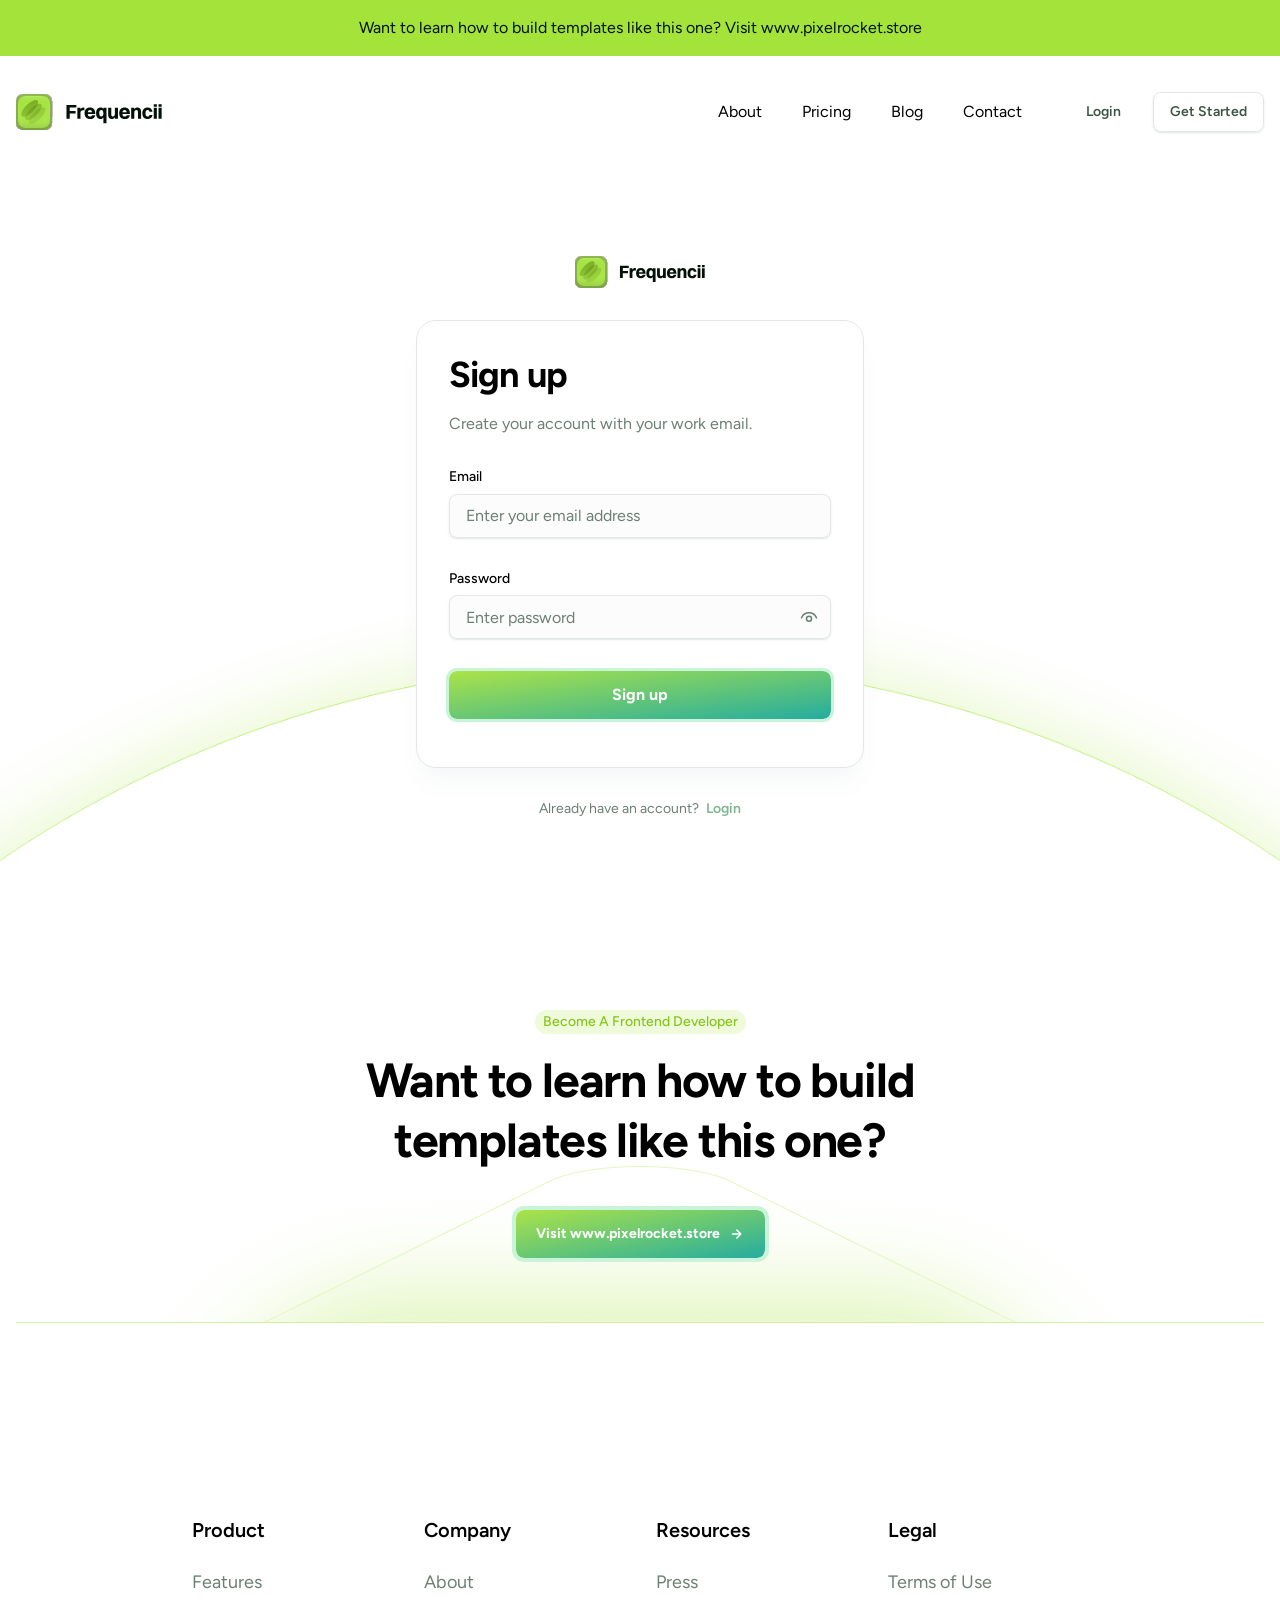
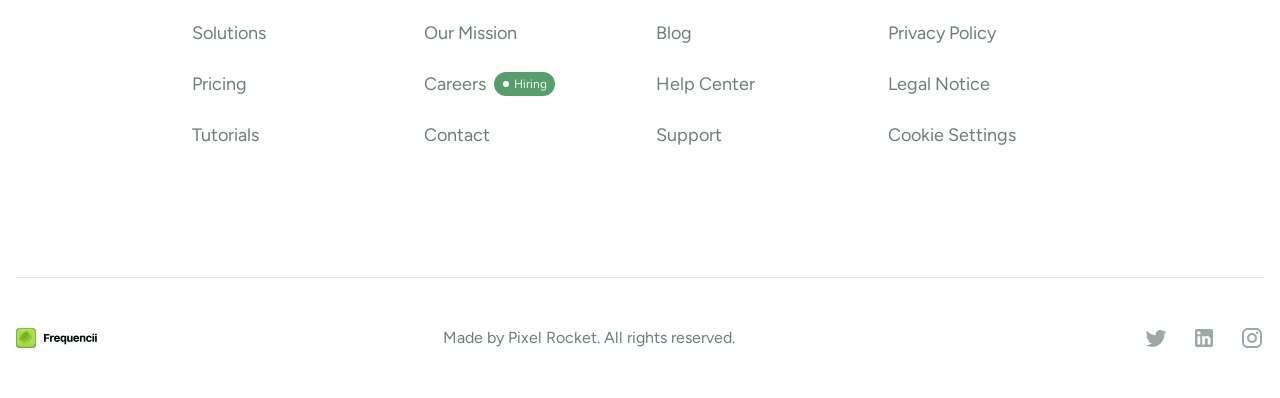
<file: full/front/register.html>
<html lang="en">
  <head>
    <title>Visit www.pixelrocket.store to learn how to become a frontend web developer</title>
    <meta charset="utf-8"/>
    <meta name="viewport" content="width=device-width, initial-scale=1, shrink-to-fit=no"/>
    <link rel="preconnect" href="https://fonts.gstatic.com"/>
    <link href="https://fonts.googleapis.com/css2?family=Figtree:wght@400;500;600;700&amp;display=swap" rel="stylesheet"/>
    <link rel="stylesheet" href="css/tailwind/tailwind.min.css"/>
    <link rel="icon" type="image/png" sizes="32x32" href="favicon.png"/>
    <script src="js/main.js"></script>
  </head>
  <body class="antialiased bg-body text-body font-body">
    <div>
      <div>
        <p class="mb-2 py-4 text-center bg-yellowGreen-600 text-gray-900">Want to learn how to build templates like this one? Visit <a href="https://www.pixelrocket.store">www.pixelrocket.store</a></p>
      </div>
      <div>
        <div>
          <div>
            <div>
              <section>
                <nav>
                  <div class="container mx-auto px-4">
                    <div class="relative flex h-24 items-center"><a class="inline-block" href="index.html"><img class="h-9" src="images/brand.svg" alt=""/></a>
                      <button class="lg:hidden navbar-burger ml-auto flex items-center justify-center h-10 w-10 bg-gradient-to-b from-cyanGreen-800 to-cyan-800 rounded-lg">
                        <svg width="24" height="24" viewbox="0 0 24 24" fill="none" xmlns="http://www.w3.org/2000/svg">
                          <path d="M3 5H21" stroke="white" stroke-width="1.5" stroke-linecap="round" stroke-linejoin="round"></path>
                          <path d="M3 12H21" stroke="white" stroke-width="1.5" stroke-linecap="round" stroke-linejoin="round"></path>
                          <path d="M3 19H21" stroke="white" stroke-width="1.5" stroke-linecap="round" stroke-linejoin="round"></path>
                        </svg>
                      </button>
                      <div class="hidden lg:flex items-center ml-auto mr-12"><a class="inline-block hover:text-yellowGreen-700 mr-10" href="about.html">About</a><a class="inline-block hover:text-yellowGreen-700 mr-10" href="pricing.html">Pricing</a><a class="inline-block hover:text-yellowGreen-700 mr-10" href="blog.html">Blog</a><a class="inline-block hover:text-yellowGreen-700" href="contact.html">Contact</a></div>
                      <div class="hidden lg:block"><a class="inline-flex items-center justify-center h-10 mr-4 px-4 text-center leading-loose text-sm text-gray-700 hover:text-yellowGreen-700 font-semibold transition duration-200" href="login.html">Login</a><a class="inline-flex items-center justify-center h-10 px-4 text-center leading-loose text-sm text-gray-700 hover:text-yellowGreen-700 font-semibold border border-gray-200 hover:border-yellowGreen-600 shadow-sm hover:shadow-none rounded-lg transition duration-200" href="register.html">Get Started</a></div>
                    </div>
                  </div>
                </nav>
                <div class="hidden navbar-menu fixed top-0 left-0 bottom-0 w-5/6 max-w-md z-50">
                  <div class="navbar-backdrop fixed inset-0 bg-teal-800 opacity-70"></div>
                  <nav class="relative flex flex-col py-6 px-10 w-full h-full bg-white overflow-y-auto">
                    <div class="flex mb-auto items-center"><a class="inline-block mr-auto" href="#"><img class="h-10" src="images/brand.svg" alt=""/></a>                      <a class="navbar-close" href="#">
                        <svg width="24" height="24" viewbox="0 0 24 24" fill="none" xmlns="http://www.w3.org/2000/svg">
                          <path d="M6 18L18 6M6 6L18 18" stroke="#111827" stroke-width="2" stroke-linecap="round" stroke-linejoin="round"></path>
                        </svg></a></div>
                    <div class="py-12 mb-auto">
                      <ul class="flex-col">
                        <li class="mb-6"><a class="inline-block text-black" href="about.html">About</a></li>
                        <li class="mb-6"><a class="inline-block text-black" href="pricing.html">Pricing</a></li>
                        <li class="mb-6"><a class="inline-block text-black" href="blog.html">Blog</a></li>
                        <li><a class="inline-block text-black" href="contact.html">Contact</a></li>
                      </ul>
                    </div>
                    <div><a class="flex items-center justify-center h-12 mb-4 px-4 text-center text-base text-gray-700 font-semibold border border-gray-200 hover:bg-gray-100 shadow-lg rounded-lg transition duration-200" href="login.html">Login</a><a class="flex items-center justify-center h-12 px-4 text-center text-base text-white font-semibold bg-gradient-to-b from-cyanGreen-800 to-cyan-800 rounded-lg transition duration-200" href="register.html">Get Started</a></div>
                  </nav>
                </div>
              </section>
            </div>
          </div>
        </div>
      </div>
      <section class="relative py-12 md:py-24 overflow-hidden"><img class="absolute bottom-0 left-0 w-full xl:-mb-24" src="frequencii-assets/sign-up/eclipse-light-green.png" alt=""/>
        <div class="relative container px-4 mx-auto">
          <div>
            <div class="text-center"><a class="inline-block mx-auto mb-8" href="#"><img class="h-8" src="images/brand.svg" alt=""/></a></div>
            <div class="max-w-md p-8 mb-8 mx-auto bg-white border border-gray-200 rounded-2xl shadow-lg">
              <h3 class="font-heading tracking-tight text-4xl font-bold mb-4">Sign up</h3>
              <p class="text-gray-500 mb-8">Create your account with your work email.</p>
              <form action="">
                <div class="mb-8">
                  <label class="block mb-2 text-sm font-medium" for="">Email</label>
                  <input class="py-2 px-4 h-11 w-full text-gray-500 placeholder-gray-500 bg-gray-50 bg-opacity-40 border border-gray-200 focus:border-yellowGreen-500 rounded-lg shadow-sm outline-none ring ring-transparent focus:ring-yellowGreen-500" type="email" placeholder="Enter your email address"/>
                </div>
                <div class="mb-8">
                  <label class="block mb-2 text-sm font-medium" for="">Password</label>
                  <div class="relative">
                    <input class="relative py-2 px-4 h-11 w-full text-gray-500 placeholder-gray-500 bg-gray-50 bg-opacity-40 border border-gray-200 focus:border-yellowGreen-500 rounded-lg shadow-sm outline-none ring ring-transparent focus:ring-yellowGreen-500" type="password" placeholder="Enter password"/>
                    <button class="absolute top-1/2 right-0 mr-3 transform -translate-y-1/2 inline-block focus:outline-none text-gray-500 hover:text-yellowGreen-600">
                      <svg width="20" height="20" viewbox="0 0 20 20" fill="none" xmlns="http://www.w3.org/2000/svg">
                        <path d="M2.5 10.8334C5.5 4.16671 14.5 4.16671 17.5 10.8334" stroke="currentColor" stroke-width="1.5" stroke-linecap="round" stroke-linejoin="round"></path>
                        <path d="M10 14.1666C8.61929 14.1666 7.5 13.0473 7.5 11.6666C7.5 10.2859 8.61929 9.16663 10 9.16663C11.3807 9.16663 12.5 10.2859 12.5 11.6666C12.5 13.0473 11.3807 14.1666 10 14.1666Z" stroke="currentColor" stroke-width="1.5" stroke-linecap="round" stroke-linejoin="round"></path>
                      </svg>
                    </button>
                  </div>
                </div>
                <button class="group relative flex items-center justify-center px-5 h-12 w-full font-bold text-white bg-gradient-to-br from-cyanGreen-800 to-cyan-800 rounded-lg transition-all duration-300 focus:outline-none" type="submit">
                  <div class="absolute top-0 left-0 w-full h-full rounded-lg ring ring-green-300 animate-pulse group-hover:ring-0 transition duration-300"></div><span>Sign up</span>
                </button>
              </form>
            </div>
            <div class="text-center">
              <p class="text-sm"><span class="mr-1 text-gray-500">Already have an account?</span>                <a class="inline-block text-teal-500 hover:text-yellowGreen-600 font-semibold" href="#">Login</a></p>
            </div>
          </div>
        </div>
      </section>
      <section class="py-12 md:py-24">
        <div class="container px-4 mx-auto">
          <div class="relative pb-16 border-b border-yellowGreen-400 overflow-hidden"><img class="absolute bottom-0 left-1/2 md:-mb-2 lg:-mb-20 transform -translate-x-1/2" src="frequencii-assets/cta/line-green-bottom.png" alt=""/><img class="absolute bottom-0 left-1/2 -mb-5 sm:-mb-10 md:-mb-16 lg:-mb-28 transform -translate-x-1/2" src="frequencii-assets/cta/light-green-bottom.png" alt=""/>
            <div class="relative max-w-sm md:max-w-xl mx-auto text-center"><span class="inline-flex items-center h-6 mb-4 px-2 text-sm font-medium text-yellowGreen-700 bg-yellowGreen-200 rounded-full">Become A Frontend Developer</span>
              <h1 class="font-heading tracking-tight text-4xl sm:text-5xl font-bold mb-10">Want to learn how to build templates like this one?</h1><a class="group relative flex xs:inline-flex items-center justify-center px-5 h-12 font-bold text-sm text-white bg-gradient-to-br from-cyanGreen-800 to-cyan-800 rounded-lg transition-all duration-300" href="https://www.pixelrocket.store">
                <div class="absolute top-0 left-0 w-full h-full rounded-lg ring-4 ring-green-300 animate-pulse group-hover:ring-0 transition duration-300"></div><span class="mr-2">Visit www.pixelrocket.store</span>                <span class="transform group-hover:translate-x-1 transition duration-200">
                  <svg width="17" height="16" viewbox="0 0 17 16" fill="none" xmlns="http://www.w3.org/2000/svg">
                    <path d="M4.5 8H12.8333M12.8333 8L8.83334 4M12.8333 8L8.83334 12" stroke="white" stroke-width="1.5" stroke-linecap="round" stroke-linejoin="round"></path>
                  </svg></span></a>
            </div>
          </div>
        </div>
      </section>
      <div>
        <div>
          <section class="py-12 md:pt-24">
            <div class="container px-4 mx-auto">
              <div class="max-w-5xl mx-auto">
                <div class="flex flex-wrap -mx-4 -mb-8">
                  <div class="w-full xs:w-1/2 md:w-1/4 px-4 mb-8">
                    <h5 class="text-xl font-semibold mb-6">Product</h5>
                    <ul>
                      <li class="mb-6"><a class="inline-block text-lg text-gray-500 hover:text-gray-900" href="#">Features</a></li>
                      <li class="mb-6"><a class="inline-block text-lg text-gray-500 hover:text-gray-900" href="#">Solutions</a></li>
                      <li class="mb-6"><a class="inline-block text-lg text-gray-500 hover:text-gray-900" href="#">Pricing</a></li>
                      <li><a class="inline-block text-lg text-gray-500 hover:text-gray-900" href="#">Tutorials</a></li>
                    </ul>
                  </div>
                  <div class="w-full xs:w-1/2 md:w-1/4 px-4 mb-8">
                    <h5 class="text-xl font-semibold mb-6">Company</h5>
                    <ul>
                      <li class="mb-6"><a class="inline-block text-lg text-gray-500 hover:text-gray-900" href="#">About</a></li>
                      <li class="mb-6"><a class="inline-block text-lg text-gray-500 hover:text-gray-900" href="#">Our Mission</a></li>
                      <li class="flex items-center mb-6"><a class="inline-block mr-2 text-lg text-gray-500 hover:text-gray-900" href="#"><span>Careers</span></a>                        <span class="inline-flex h-6 px-2 items-center text-white bg-teal-600 rounded-full">
                          <svg width="8" height="8" viewbox="0 0 8 8" fill="none" xmlns="http://www.w3.org/2000/svg">
                            <circle cx="4" cy="4" r="3" fill="white"></circle>
                          </svg><span class="ml-1 text-xs text-gray-50">Hiring</span></span></li>
                      <li><a class="inline-block text-lg text-gray-500 hover:text-gray-900" href="#">Contact</a></li>
                    </ul>
                  </div>
                  <div class="w-full xs:w-1/2 md:w-1/4 px-4 mb-8">
                    <h5 class="text-xl font-semibold mb-6">Resources</h5>
                    <ul>
                      <li class="mb-6"><a class="inline-block text-lg text-gray-500 hover:text-gray-900" href="#">Press</a></li>
                      <li class="mb-6"><a class="inline-block text-lg text-gray-500 hover:text-gray-900" href="#">Blog</a></li>
                      <li class="mb-6"><a class="inline-block text-lg text-gray-500 hover:text-gray-900" href="#">Help Center</a></li>
                      <li><a class="inline-block text-lg text-gray-500 hover:text-gray-900" href="#">Support</a></li>
                    </ul>
                  </div>
                  <div class="w-full xs:w-1/2 md:w-1/4 px-4 mb-8">
                    <h5 class="text-xl font-semibold mb-6">Legal</h5>
                    <ul>
                      <li class="mb-6"><a class="inline-block text-lg text-gray-500 hover:text-gray-900" href="#">Terms of Use</a></li>
                      <li class="mb-6"><a class="inline-block text-lg text-gray-500 hover:text-gray-900" href="#">Privacy Policy</a></li>
                      <li class="mb-6"><a class="inline-block text-lg text-gray-500 hover:text-gray-900" href="#">Legal Notice</a></li>
                      <li><a class="inline-block text-lg text-gray-500 hover:text-gray-900" href="#">Cookie Settings</a></li>
                    </ul>
                  </div>
                </div>
              </div>
              <div class="mt-32 pt-12 border-t border-gray-200">
                <div class="flex flex-wrap items-center -mx-4">
                  <div class="w-full lg:w-1/3 px-4"><img src="images/brand.svg" alt=""/></div>
                  <div class="w-full lg:w-1/3 px-4">
                    <p class="text-gray-500">Made by <a href="https//www.pixelrocket.store">Pixel Rocket</a>. All rights reserved.</p>
                  </div>
                  <div class="w-full lg:w-1/3 px-4">
                    <div class="flex items-center justify-end"><a class="inline-flex mr-6 text-gray-400 hover:text-yellowGreen-700 items-center justify-center transition duration-200" href="#">
                        <svg width="24" height="24" viewbox="0 0 24 24" fill="none" xmlns="http://www.w3.org/2000/svg">
                          <path d="M22.46 6C21.69 6.35 20.86 6.58 20 6.69C20.88 6.16 21.56 5.32 21.88 4.31C21.05 4.81 20.13 5.16 19.16 5.36C18.37 4.5 17.26 4 16 4C13.65 4 11.73 5.92 11.73 8.29C11.73 8.63 11.77 8.96 11.84 9.27C8.28004 9.09 5.11004 7.38 3.00004 4.79C2.63004 5.42 2.42004 6.16 2.42004 6.94C2.42004 8.43 3.17004 9.75 4.33004 10.5C3.62004 10.5 2.96004 10.3 2.38004 10V10.03C2.38004 12.11 3.86004 13.85 5.82004 14.24C5.19077 14.4122 4.53013 14.4362 3.89004 14.31C4.16165 15.1625 4.69358 15.9084 5.41106 16.4429C6.12854 16.9775 6.99549 17.2737 7.89004 17.29C6.37367 18.4904 4.49404 19.1393 2.56004 19.13C2.22004 19.13 1.88004 19.11 1.54004 19.07C3.44004 20.29 5.70004 21 8.12004 21C16 21 20.33 14.46 20.33 8.79C20.33 8.6 20.33 8.42 20.32 8.23C21.16 7.63 21.88 6.87 22.46 6Z" fill="currentColor"></path>
                        </svg></a>                      <a class="inline-flex mr-6 text-gray-400 hover:text-yellowGreen-700 items-center justify-center transition duration-200" href="#">
                        <svg width="24" height="24" viewbox="0 0 24 24" fill="none" xmlns="http://www.w3.org/2000/svg">
                          <path d="M19 3C19.5304 3 20.0391 3.21071 20.4142 3.58579C20.7893 3.96086 21 4.46957 21 5V19C21 19.5304 20.7893 20.0391 20.4142 20.4142C20.0391 20.7893 19.5304 21 19 21H5C4.46957 21 3.96086 20.7893 3.58579 20.4142C3.21071 20.0391 3 19.5304 3 19V5C3 4.46957 3.21071 3.96086 3.58579 3.58579C3.96086 3.21071 4.46957 3 5 3H19ZM18.5 18.5V13.2C18.5 12.3354 18.1565 11.5062 17.5452 10.8948C16.9338 10.2835 16.1046 9.94 15.24 9.94C14.39 9.94 13.4 10.46 12.92 11.24V10.13H10.13V18.5H12.92V13.57C12.92 12.8 13.54 12.17 14.31 12.17C14.6813 12.17 15.0374 12.3175 15.2999 12.5801C15.5625 12.8426 15.71 13.1987 15.71 13.57V18.5H18.5ZM6.88 8.56C7.32556 8.56 7.75288 8.383 8.06794 8.06794C8.383 7.75288 8.56 7.32556 8.56 6.88C8.56 5.95 7.81 5.19 6.88 5.19C6.43178 5.19 6.00193 5.36805 5.68499 5.68499C5.36805 6.00193 5.19 6.43178 5.19 6.88C5.19 7.81 5.95 8.56 6.88 8.56ZM8.27 18.5V10.13H5.5V18.5H8.27Z" fill="currentColor"></path>
                        </svg></a>                      <a class="inline-flex text-gray-400 hover:text-yellowGreen-700 items-center justify-center transition duration-200" href="#">
                        <svg width="24" height="24" viewbox="0 0 24 24" fill="none" xmlns="http://www.w3.org/2000/svg">
                          <path d="M7.8 2H16.2C19.4 2 22 4.6 22 7.8V16.2C22 17.7383 21.3889 19.2135 20.3012 20.3012C19.2135 21.3889 17.7383 22 16.2 22H7.8C4.6 22 2 19.4 2 16.2V7.8C2 6.26174 2.61107 4.78649 3.69878 3.69878C4.78649 2.61107 6.26174 2 7.8 2ZM7.6 4C6.64522 4 5.72955 4.37928 5.05442 5.05442C4.37928 5.72955 4 6.64522 4 7.6V16.4C4 18.39 5.61 20 7.6 20H16.4C17.3548 20 18.2705 19.6207 18.9456 18.9456C19.6207 18.2705 20 17.3548 20 16.4V7.6C20 5.61 18.39 4 16.4 4H7.6ZM17.25 5.5C17.5815 5.5 17.8995 5.6317 18.1339 5.86612C18.3683 6.10054 18.5 6.41848 18.5 6.75C18.5 7.08152 18.3683 7.39946 18.1339 7.63388C17.8995 7.8683 17.5815 8 17.25 8C16.9185 8 16.6005 7.8683 16.3661 7.63388C16.1317 7.39946 16 7.08152 16 6.75C16 6.41848 16.1317 6.10054 16.3661 5.86612C16.6005 5.6317 16.9185 5.5 17.25 5.5ZM12 7C13.3261 7 14.5979 7.52678 15.5355 8.46447C16.4732 9.40215 17 10.6739 17 12C17 13.3261 16.4732 14.5979 15.5355 15.5355C14.5979 16.4732 13.3261 17 12 17C10.6739 17 9.40215 16.4732 8.46447 15.5355C7.52678 14.5979 7 13.3261 7 12C7 10.6739 7.52678 9.40215 8.46447 8.46447C9.40215 7.52678 10.6739 7 12 7ZM12 9C11.2044 9 10.4413 9.31607 9.87868 9.87868C9.31607 10.4413 9 11.2044 9 12C9 12.7956 9.31607 13.5587 9.87868 14.1213C10.4413 14.6839 11.2044 15 12 15C12.7956 15 13.5587 14.6839 14.1213 14.1213C14.6839 13.5587 15 12.7956 15 12C15 11.2044 14.6839 10.4413 14.1213 9.87868C13.5587 9.31607 12.7956 9 12 9Z" fill="currentColor"></path>
                        </svg></a></div>
                  </div>
                </div>
              </div>
            </div>
          </section>
        </div>
      </div>
    </div>
  </body>
</html>
</file>
